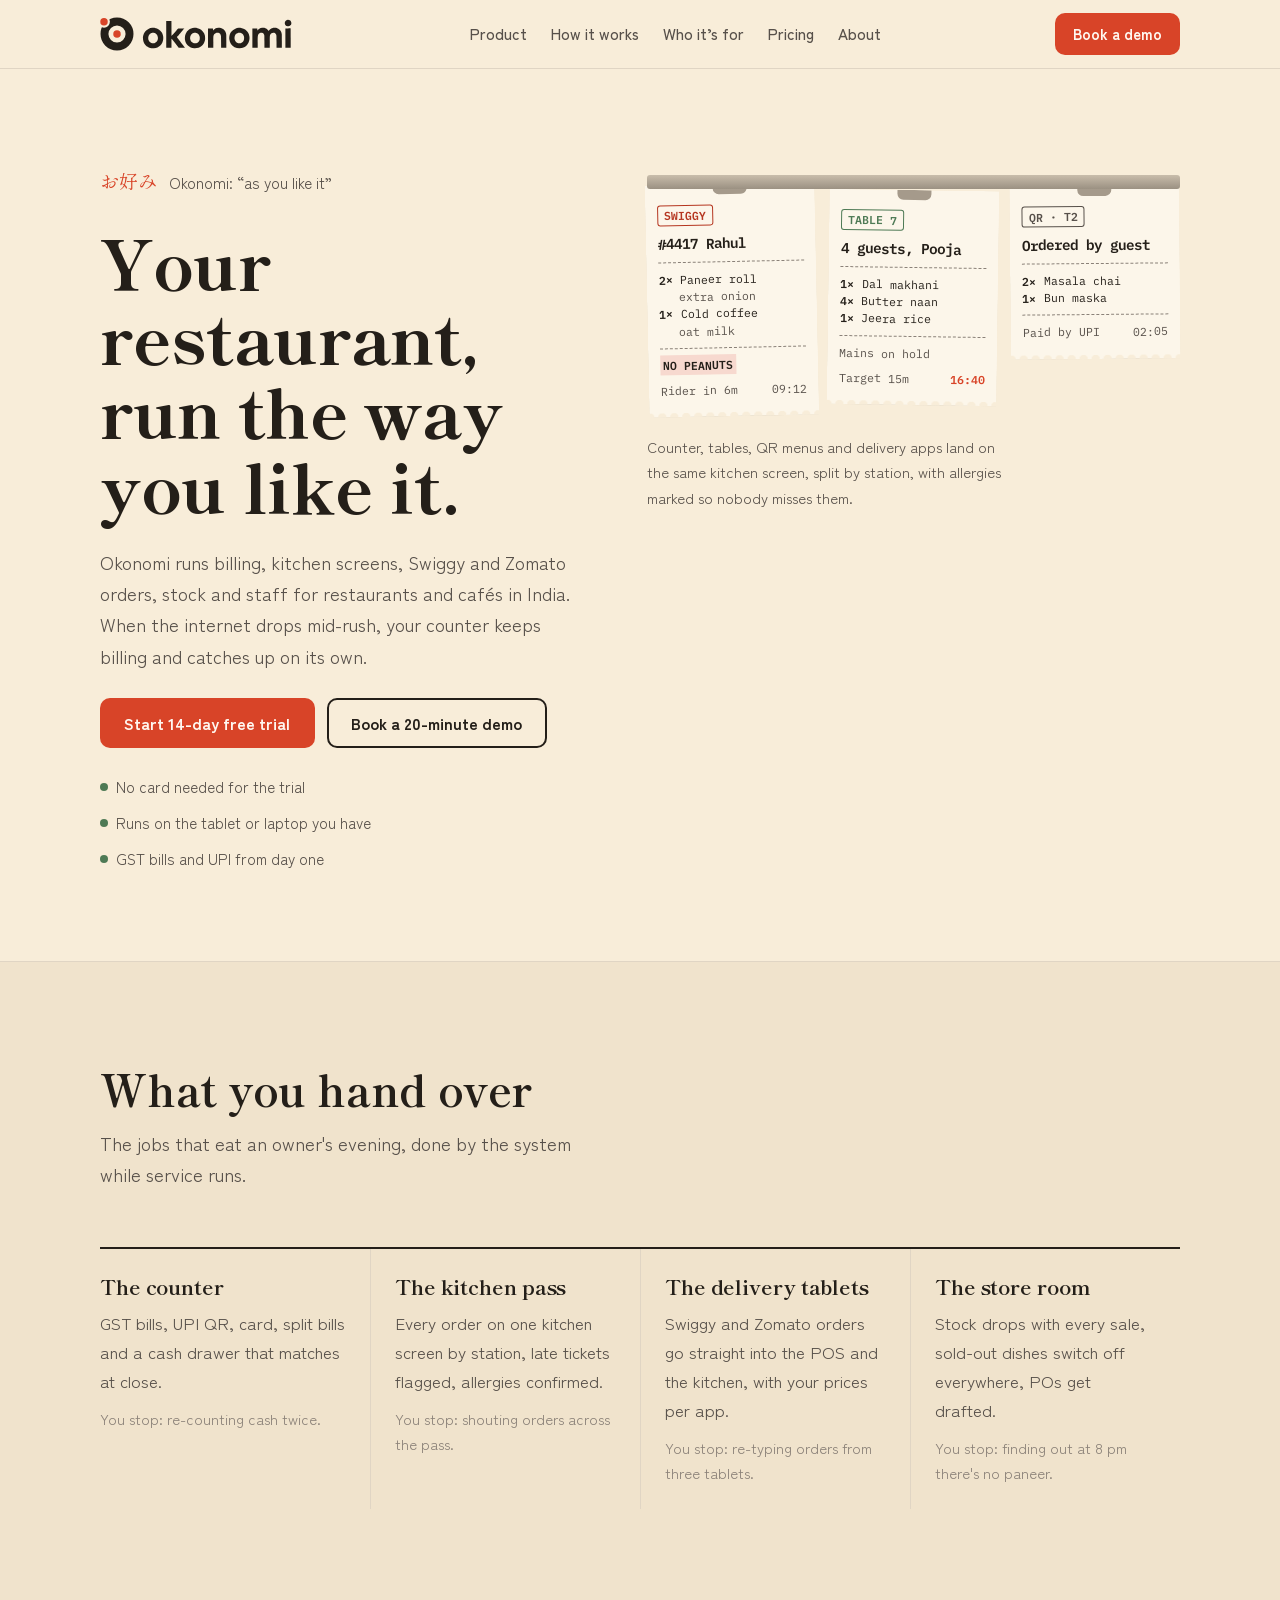
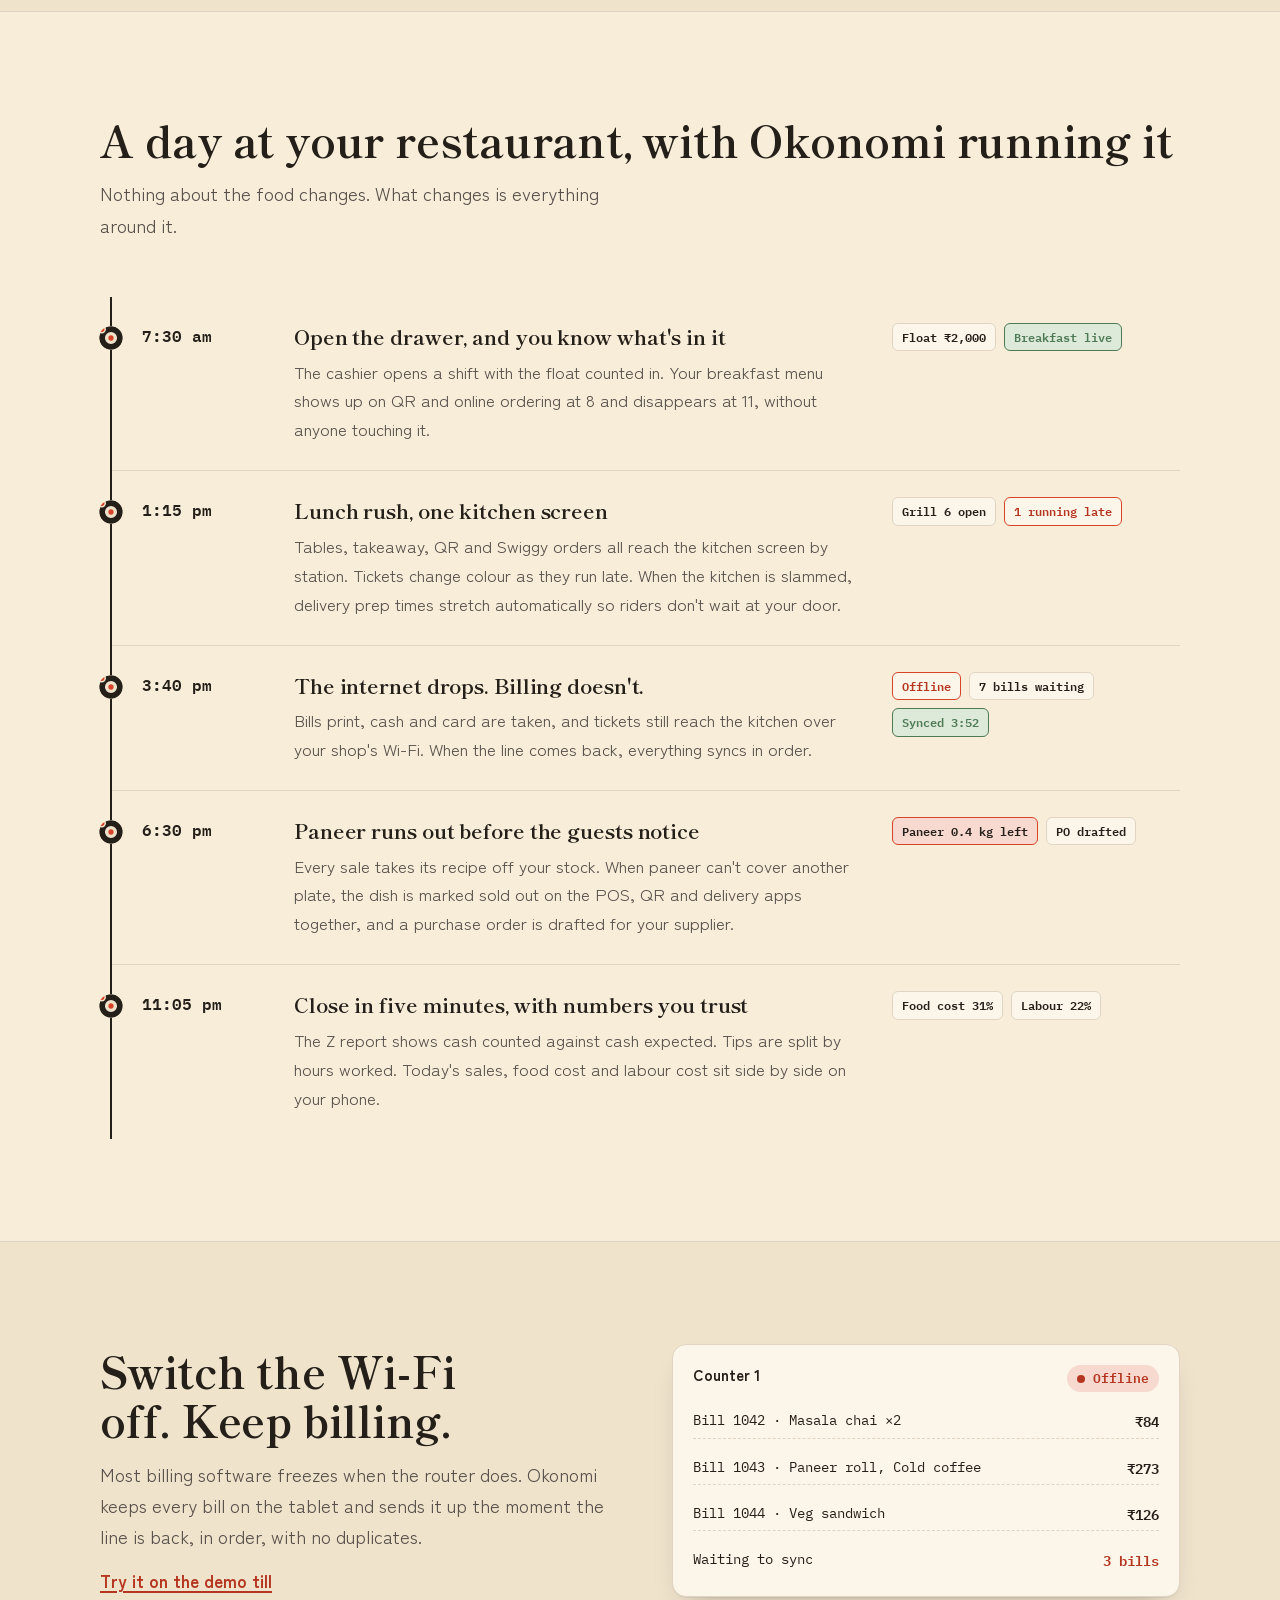
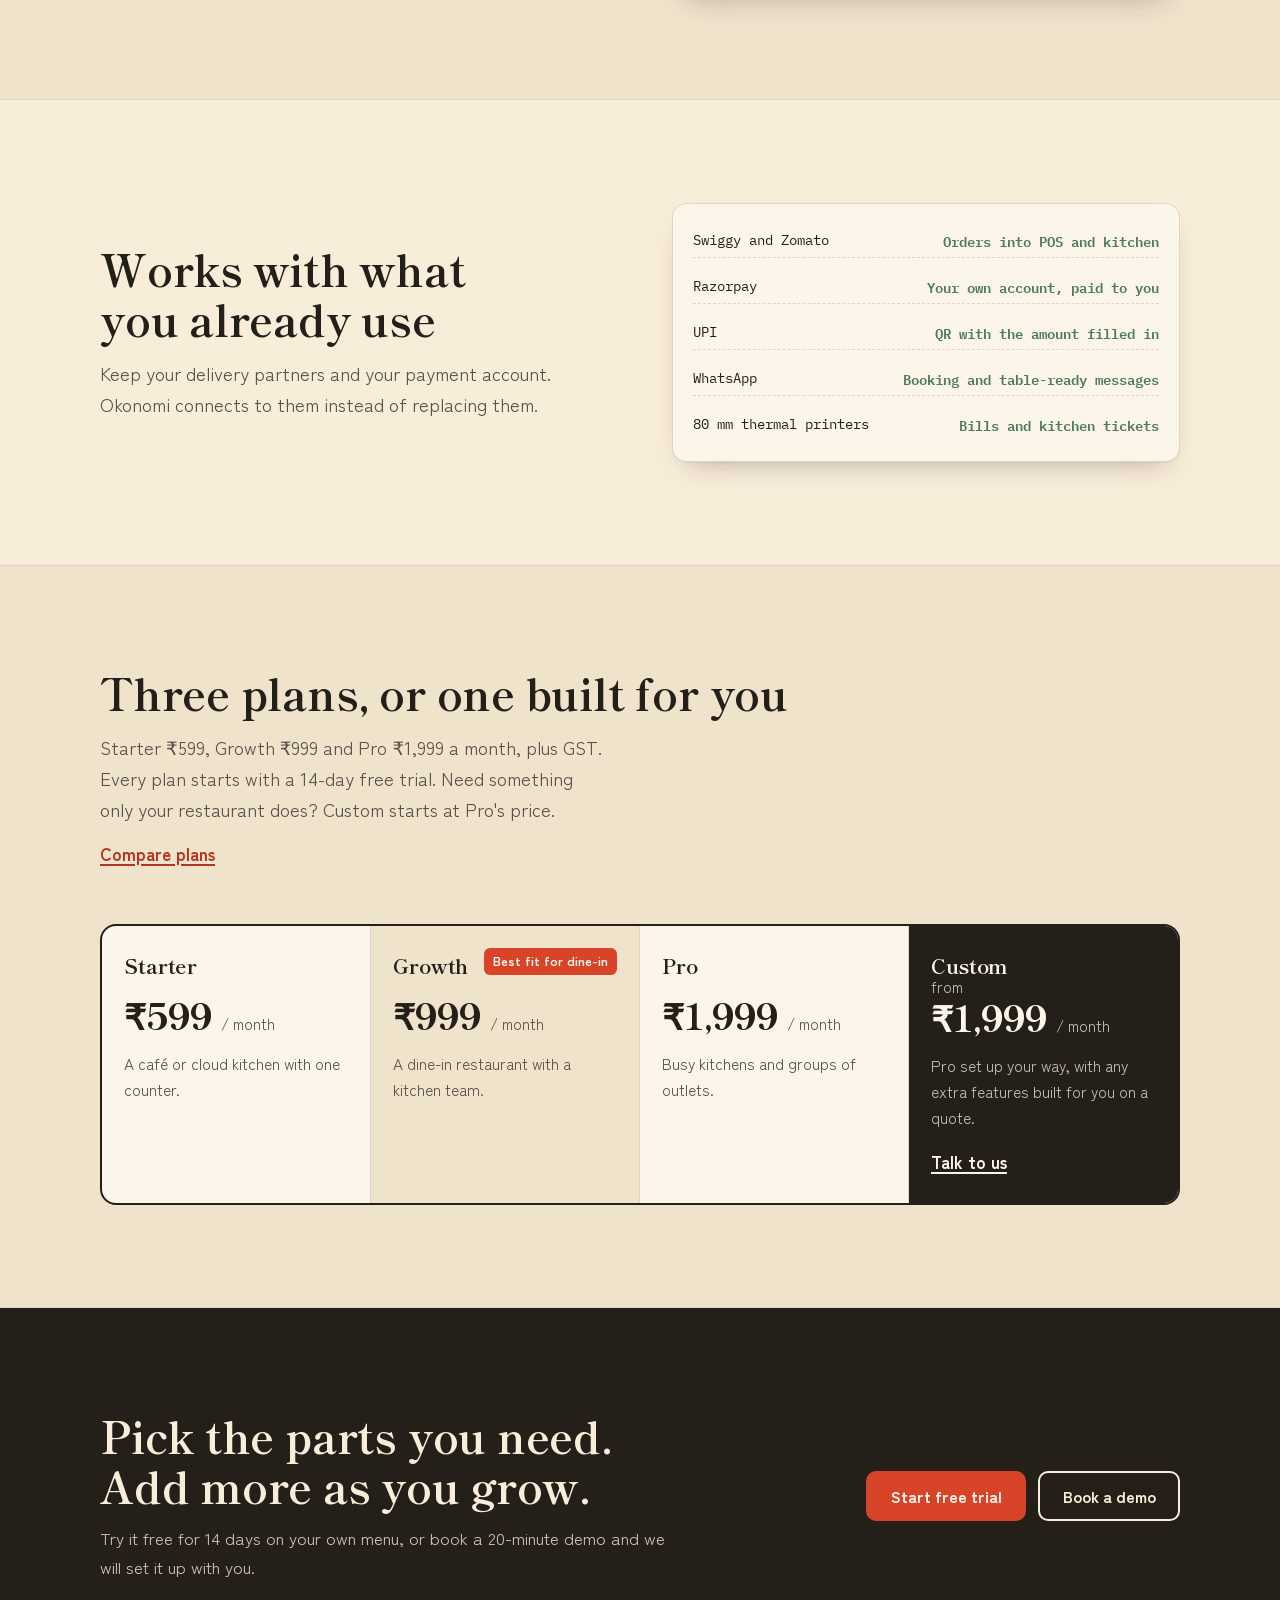
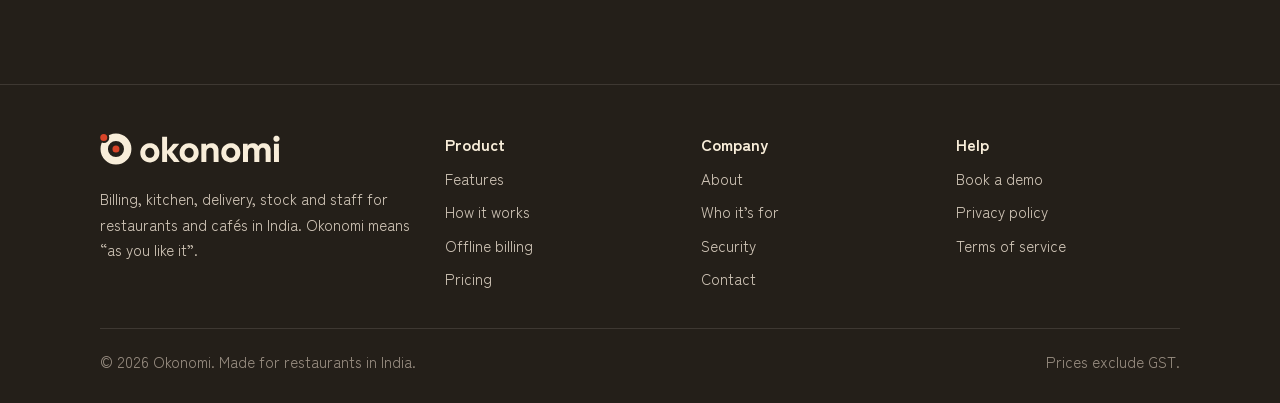
<file: index.html>
<!doctype html>
<html lang="en-IN">
<head>
<meta charset="utf-8">
<meta name="viewport" content="width=device-width, initial-scale=1, viewport-fit=cover">
<title>Okonomi: billing and kitchen software for restaurants in India</title>
<meta name="description" content="Billing, kitchen screens, Swiggy and Zomato orders, stock and staff for restaurants and cafés in India. Keeps billing when the internet drops.">
<meta property="og:title" content="Okonomi">
<meta property="og:description" content="Billing, kitchen screens, Swiggy and Zomato orders, stock and staff for restaurants and cafés in India. Keeps billing when the internet drops.">
<meta property="og:image" content="https://okonomi.in/brand/logo-stacked-1024.png">
<meta property="og:type" content="website">
<link rel="canonical" href="https://okonomi.in/">
<link rel="icon" href="brand/favicon.ico" sizes="48x48">
<link rel="icon" href="brand/icon.svg" type="image/svg+xml">
<link rel="apple-touch-icon" href="brand/apple-touch-icon.png">
<meta name="theme-color" content="#D84428">
<link rel="preconnect" href="https://fonts.googleapis.com">
<link rel="preconnect" href="https://fonts.gstatic.com" crossorigin>
<link rel="stylesheet" href="https://fonts.googleapis.com/css2?family=IBM+Plex+Mono:wght@400;600&family=Shippori+Mincho+B1:wght@600;700;800&family=Zen+Kaku+Gothic+New:wght@400;500;700&display=swap">
<link rel="stylesheet" href="assets/site.css">
</head>
<body>
<header class="site-header">
  <div class="wrap">
    <a class="logo" href="index.html" aria-label="Okonomi home">
      <img class="on-light" src="brand/logo.svg" alt="okonomi" width="195" height="34">
      <img class="on-dark" src="brand/logo-dark.svg" alt="okonomi" width="195" height="34">
    </a>
    <nav class="main-nav" id="main-nav" aria-label="Main">
        <a href="product.html">Product</a>
        <a href="how-it-works.html">How it works</a>
        <a href="solutions.html">Who it’s for</a>
        <a href="pricing.html">Pricing</a>
        <a href="about.html">About</a>
    </nav>
    <div class="header-cta">
            <a class="btn btn-primary" href="contact.html">Book a demo</a>
      <button class="menu-toggle" id="menu-toggle" type="button" aria-expanded="false" aria-controls="main-nav">Menu</button>
    </div>
  </div>
</header>
<main>
<section class="hero" aria-labelledby="hero-title">
  <div class="wrap">
    <div class="hero-copy">
      <p class="meaning"><span lang="ja">お好み</span> Okonomi: “as you like it”</p>
      <h1 id="hero-title">Your restaurant, run the way you like it.</h1>
      <p class="lede">Okonomi runs billing, kitchen screens, Swiggy and Zomato orders, stock and staff for restaurants and cafés in India. When the internet drops mid-rush, your counter keeps billing and catches up on its own.</p>
      <div class="actions">
        <a class="btn btn-primary" href="contact.html?trial=1">Start 14-day free trial</a>
        <a class="btn btn-ghost" href="contact.html">Book a 20-minute demo</a>
      </div>
      <ul class="checks">
        <li>No card needed for the trial</li>
        <li>Runs on the tablet or laptop you have</li>
        <li>GST bills and UPI from day one</li>
      </ul>
    </div>

    <div class="rail-scene" aria-label="Example kitchen tickets from three channels">
      <div class="rail"></div>
      <div class="tickets">
        <article class="ticket">
          <span class="src delivery">SWIGGY</span>
          <span class="num">#4417 Rahul</span>
          <hr>
          <div class="line"><b>2×</b>Paneer roll</div>
          <span class="mod">extra onion</span>
          <div class="line"><b>1×</b>Cold coffee</div>
          <span class="mod">oat milk</span>
          <hr>
          <span class="mark">NO PEANUTS</span>
          <div class="timer"><span>Rider in 6m</span><span>09:12</span></div>
        </article>
        <article class="ticket">
          <span class="src dine">TABLE 7</span>
          <span class="num">4 guests, Pooja</span>
          <hr>
          <div class="line"><b>1×</b>Dal makhani</div>
          <div class="line"><b>4×</b>Butter naan</div>
          <div class="line"><b>1×</b>Jeera rice</div>
          <hr>
          <span class="mod" style="padding-left:0">Mains on hold</span>
          <div class="timer"><span>Target 15m</span><span class="late">16:40</span></div>
        </article>
        <article class="ticket">
          <span class="src qr">QR · T2</span>
          <span class="num">Ordered by guest</span>
          <hr>
          <div class="line"><b>2×</b>Masala chai</div>
          <div class="line"><b>1×</b>Bun maska</div>
          <hr>
          <div class="timer"><span>Paid by UPI</span><span>02:05</span></div>
        </article>
      </div>
      <p class="rail-note">Counter, tables, QR menus and delivery apps land on the same kitchen screen, split by station, with allergies marked so nobody misses them.</p>
    </div>
  </div>
</section>

<section class="band" aria-labelledby="handover-title">
  <div class="wrap">
    <div class="section-head">
      <h2 id="handover-title">What you hand over</h2>
      <p class="lede">The jobs that eat an owner's evening, done by the system while service runs.</p>
    </div>
    <div class="handover">
      <div>
        <h3>The counter</h3>
        <p class="muted">GST bills, UPI QR, card, split bills and a cash drawer that matches at close.</p>
        <p class="you">You stop: re-counting cash twice.</p>
      </div>
      <div>
        <h3>The kitchen pass</h3>
        <p class="muted">Every order on one kitchen screen by station, late tickets flagged, allergies confirmed.</p>
        <p class="you">You stop: shouting orders across the pass.</p>
      </div>
      <div>
        <h3>The delivery tablets</h3>
        <p class="muted">Swiggy and Zomato orders go straight into the POS and the kitchen, with your prices per app.</p>
        <p class="you">You stop: re-typing orders from three tablets.</p>
      </div>
      <div>
        <h3>The store room</h3>
        <p class="muted">Stock drops with every sale, sold-out dishes switch off everywhere, POs get drafted.</p>
        <p class="you">You stop: finding out at 8 pm there's no paneer.</p>
      </div>
    </div>
  </div>
</section>

<section aria-labelledby="day-title">
  <div class="wrap">
    <div class="section-head">
      <h2 id="day-title">A day at your restaurant, with Okonomi running it</h2>
      <p class="lede">Nothing about the food changes. What changes is everything around it.</p>
    </div>
    <div class="day">
      <div class="moment">
        <svg class="ring" viewBox="564 268 520 520" aria-hidden="true"><defs><mask id="ring-gap" maskUnits="userSpaceOnUse" x="500" y="200" width="650" height="650"><rect x="500" y="200" width="650" height="650" fill="#fff"/><circle cx="625" cy="341" r="90" fill="#000"/></mask></defs><circle cx="824" cy="528" r="191.5" fill="none" stroke="currentColor" stroke-width="121" mask="url(#ring-gap)"/><circle cx="625" cy="341" r="57" fill="#D84428"/><circle cx="824" cy="528" r="57" fill="#D84428"/></svg>
        <time>7:30 am</time>
        <div class="what">
          <h3>Open the drawer, and you know what's in it</h3>
          <p class="muted">The cashier opens a shift with the float counted in. Your breakfast menu shows up on QR and online ordering at 8 and disappears at 11, without anyone touching it.</p>
        </div>
        <div class="chip-row"><span class="chip">Float ₹2,000</span><span class="chip ok">Breakfast live</span></div>
      </div>
      <div class="moment">
        <svg class="ring" viewBox="564 268 520 520" aria-hidden="true"><defs><mask id="ring-gap" maskUnits="userSpaceOnUse" x="500" y="200" width="650" height="650"><rect x="500" y="200" width="650" height="650" fill="#fff"/><circle cx="625" cy="341" r="90" fill="#000"/></mask></defs><circle cx="824" cy="528" r="191.5" fill="none" stroke="currentColor" stroke-width="121" mask="url(#ring-gap)"/><circle cx="625" cy="341" r="57" fill="#D84428"/><circle cx="824" cy="528" r="57" fill="#D84428"/></svg>
        <time>1:15 pm</time>
        <div class="what">
          <h3>Lunch rush, one kitchen screen</h3>
          <p class="muted">Tables, takeaway, QR and Swiggy orders all reach the kitchen screen by station. Tickets change colour as they run late. When the kitchen is slammed, delivery prep times stretch automatically so riders don't wait at your door.</p>
        </div>
        <div class="chip-row"><span class="chip">Grill 6 open</span><span class="chip warn">1 running late</span></div>
      </div>
      <div class="moment">
        <svg class="ring" viewBox="564 268 520 520" aria-hidden="true"><defs><mask id="ring-gap" maskUnits="userSpaceOnUse" x="500" y="200" width="650" height="650"><rect x="500" y="200" width="650" height="650" fill="#fff"/><circle cx="625" cy="341" r="90" fill="#000"/></mask></defs><circle cx="824" cy="528" r="191.5" fill="none" stroke="currentColor" stroke-width="121" mask="url(#ring-gap)"/><circle cx="625" cy="341" r="57" fill="#D84428"/><circle cx="824" cy="528" r="57" fill="#D84428"/></svg>
        <time>3:40 pm</time>
        <div class="what">
          <h3>The internet drops. Billing doesn't.</h3>
          <p class="muted">Bills print, cash and card are taken, and tickets still reach the kitchen over your shop's Wi-Fi. When the line comes back, everything syncs in order.</p>
        </div>
        <div class="chip-row"><span class="chip warn">Offline</span><span class="chip">7 bills waiting</span><span class="chip ok">Synced 3:52</span></div>
      </div>
      <div class="moment">
        <svg class="ring" viewBox="564 268 520 520" aria-hidden="true"><defs><mask id="ring-gap" maskUnits="userSpaceOnUse" x="500" y="200" width="650" height="650"><rect x="500" y="200" width="650" height="650" fill="#fff"/><circle cx="625" cy="341" r="90" fill="#000"/></mask></defs><circle cx="824" cy="528" r="191.5" fill="none" stroke="currentColor" stroke-width="121" mask="url(#ring-gap)"/><circle cx="625" cy="341" r="57" fill="#D84428"/><circle cx="824" cy="528" r="57" fill="#D84428"/></svg>
        <time>6:30 pm</time>
        <div class="what">
          <h3>Paneer runs out before the guests notice</h3>
          <p class="muted">Every sale takes its recipe off your stock. When paneer can't cover another plate, the dish is marked sold out on the POS, QR and delivery apps together, and a purchase order is drafted for your supplier.</p>
        </div>
        <div class="chip-row"><span class="chip hi">Paneer 0.4 kg left</span><span class="chip">PO drafted</span></div>
      </div>
      <div class="moment">
        <svg class="ring" viewBox="564 268 520 520" aria-hidden="true"><defs><mask id="ring-gap" maskUnits="userSpaceOnUse" x="500" y="200" width="650" height="650"><rect x="500" y="200" width="650" height="650" fill="#fff"/><circle cx="625" cy="341" r="90" fill="#000"/></mask></defs><circle cx="824" cy="528" r="191.5" fill="none" stroke="currentColor" stroke-width="121" mask="url(#ring-gap)"/><circle cx="625" cy="341" r="57" fill="#D84428"/><circle cx="824" cy="528" r="57" fill="#D84428"/></svg>
        <time>11:05 pm</time>
        <div class="what">
          <h3>Close in five minutes, with numbers you trust</h3>
          <p class="muted">The Z report shows cash counted against cash expected. Tips are split by hours worked. Today's sales, food cost and labour cost sit side by side on your phone.</p>
        </div>
        <div class="chip-row"><span class="chip">Food cost 31%</span><span class="chip">Labour 22%</span></div>
      </div>
    </div>
  </div>
</section>

<section class="band" aria-labelledby="offline-title">
  <div class="wrap split">
    <div class="section-head" style="margin:0">
      <h2 id="offline-title">Switch the Wi-Fi off. Keep billing.</h2>
      <p class="lede">Most billing software freezes when the router does. Okonomi keeps every bill on the tablet and sends it up the moment the line is back, in order, with no duplicates.</p>
      <p><a class="text-link" href="how-it-works.html#offline">Try it on the demo till</a></p>
    </div>
    <div class="panel" aria-label="Example: a tablet that lost its connection">
      <div class="panel-title"><span>Counter 1</span><span class="status down">Offline</span></div>
      <div class="row"><span>Bill 1042 · Masala chai ×2</span><span class="v">₹84</span></div>
      <div class="row"><span>Bill 1043 · Paneer roll, Cold coffee</span><span class="v">₹273</span></div>
      <div class="row"><span>Bill 1044 · Veg sandwich</span><span class="v">₹126</span></div>
      <div class="row"><span>Waiting to sync</span><span class="v bad">3 bills</span></div>
    </div>
  </div>
</section>

<section aria-labelledby="works-title">
  <div class="wrap split">
    <div class="section-head" style="margin:0">
      <h2 id="works-title">Works with what you already use</h2>
      <p class="lede">Keep your delivery partners and your payment account. Okonomi connects to them instead of replacing them.</p>
    </div>
    <div class="panel">
      <div class="row"><span>Swiggy and Zomato</span><span class="v good">Orders into POS and kitchen</span></div>
      <div class="row"><span>Razorpay</span><span class="v good">Your own account, paid to you</span></div>
      <div class="row"><span>UPI</span><span class="v good">QR with the amount filled in</span></div>
      <div class="row"><span>WhatsApp</span><span class="v good">Booking and table-ready messages</span></div>
      <div class="row"><span>80 mm thermal printers</span><span class="v good">Bills and kitchen tickets</span></div>
    </div>
  </div>
</section>

<section class="band" aria-labelledby="plans-title">
  <div class="wrap">
    <div class="section-head">
      <h2 id="plans-title">Three plans, or one built for you</h2>
      <p class="lede">Starter ₹599, Growth ₹999 and Pro ₹1,999 a month, plus GST. Every plan starts with a 14-day free trial. Need something only your restaurant does? Custom starts at Pro's price.</p>
      <p><a class="text-link" href="pricing.html">Compare plans</a></p>
    </div>
    <div class="plans four">
      <div class="plan">
        <h3>Starter</h3>
        <div class="price">₹599 <small>/ month</small></div>
        <p class="fit">A café or cloud kitchen with one counter.</p>
      </div>
      <div class="plan pick">
        <span class="tag">Best fit for dine-in</span>
        <h3>Growth</h3>
        <div class="price">₹999 <small>/ month</small></div>
        <p class="fit">A dine-in restaurant with a kitchen team.</p>
      </div>
      <div class="plan">
        <h3>Pro</h3>
        <div class="price">₹1,999 <small>/ month</small></div>
        <p class="fit">Busy kitchens and groups of outlets.</p>
      </div>
      <div class="plan custom">
        <h3>Custom</h3>
        <div class="price"><small>from</small> ₹1,999 <small>/ month</small></div>
        <p class="fit">Pro set up your way, with any extra features built for you on a quote.</p>
        <a class="text-link" href="contact.html?topic=custom">Talk to us</a>
      </div>
    </div>
  </div>
</section>
</main>

<section class="cta-band" aria-label="Get started">
  <div class="wrap">
    <div class="section-head" style="margin:0">
      <h2>Pick the parts you need. Add more as you grow.</h2>
      <p>Try it free for 14 days on your own menu, or book a 20-minute demo and we will set it up with you.</p>
    </div>
    <div class="actions">
      <a class="btn btn-primary" href="contact.html?trial=1">Start free trial</a>
      <a class="btn btn-ghost" href="contact.html">Book a demo</a>
    </div>
  </div>
</section>
<footer class="site-footer">
  <div class="wrap">
    <div class="cols">
      <div style="display:grid;gap:14px;align-content:start">
        <a class="footer-logo" href="index.html"><img src="brand/logo-dark.svg" alt="okonomi" width="183" height="32"></a>
        <p>Billing, kitchen, delivery, stock and staff for restaurants and cafés in India. Okonomi means “as you like it”.</p>
      </div>
      <div>
        <h4>Product</h4>
        <ul>
          <li><a href="product.html">Features</a></li>
          <li><a href="how-it-works.html">How it works</a></li>
          <li><a href="how-it-works.html#offline">Offline billing</a></li>
          <li><a href="pricing.html">Pricing</a></li>
        </ul>
      </div>
      <div>
        <h4>Company</h4>
        <ul>
          <li><a href="about.html">About</a></li>
          <li><a href="solutions.html">Who it’s for</a></li>
          <li><a href="security.html">Security</a></li>
          <li><a href="contact.html">Contact</a></li>
        </ul>
      </div>
      <div>
        <h4>Help</h4>
        <ul>
                    <li><a href="contact.html">Book a demo</a></li>
          <li><a href="privacy.html">Privacy policy</a></li>
          <li><a href="terms.html">Terms of service</a></li>
        </ul>
      </div>
    </div>
    <div class="legal">
      <span>© 2026 Okonomi. Made for restaurants in India.</span>
      <span>Prices exclude GST.</span>
    </div>
  </div>
</footer>
<script src="assets/site.js" defer></script>
</body>
</html>
</file>
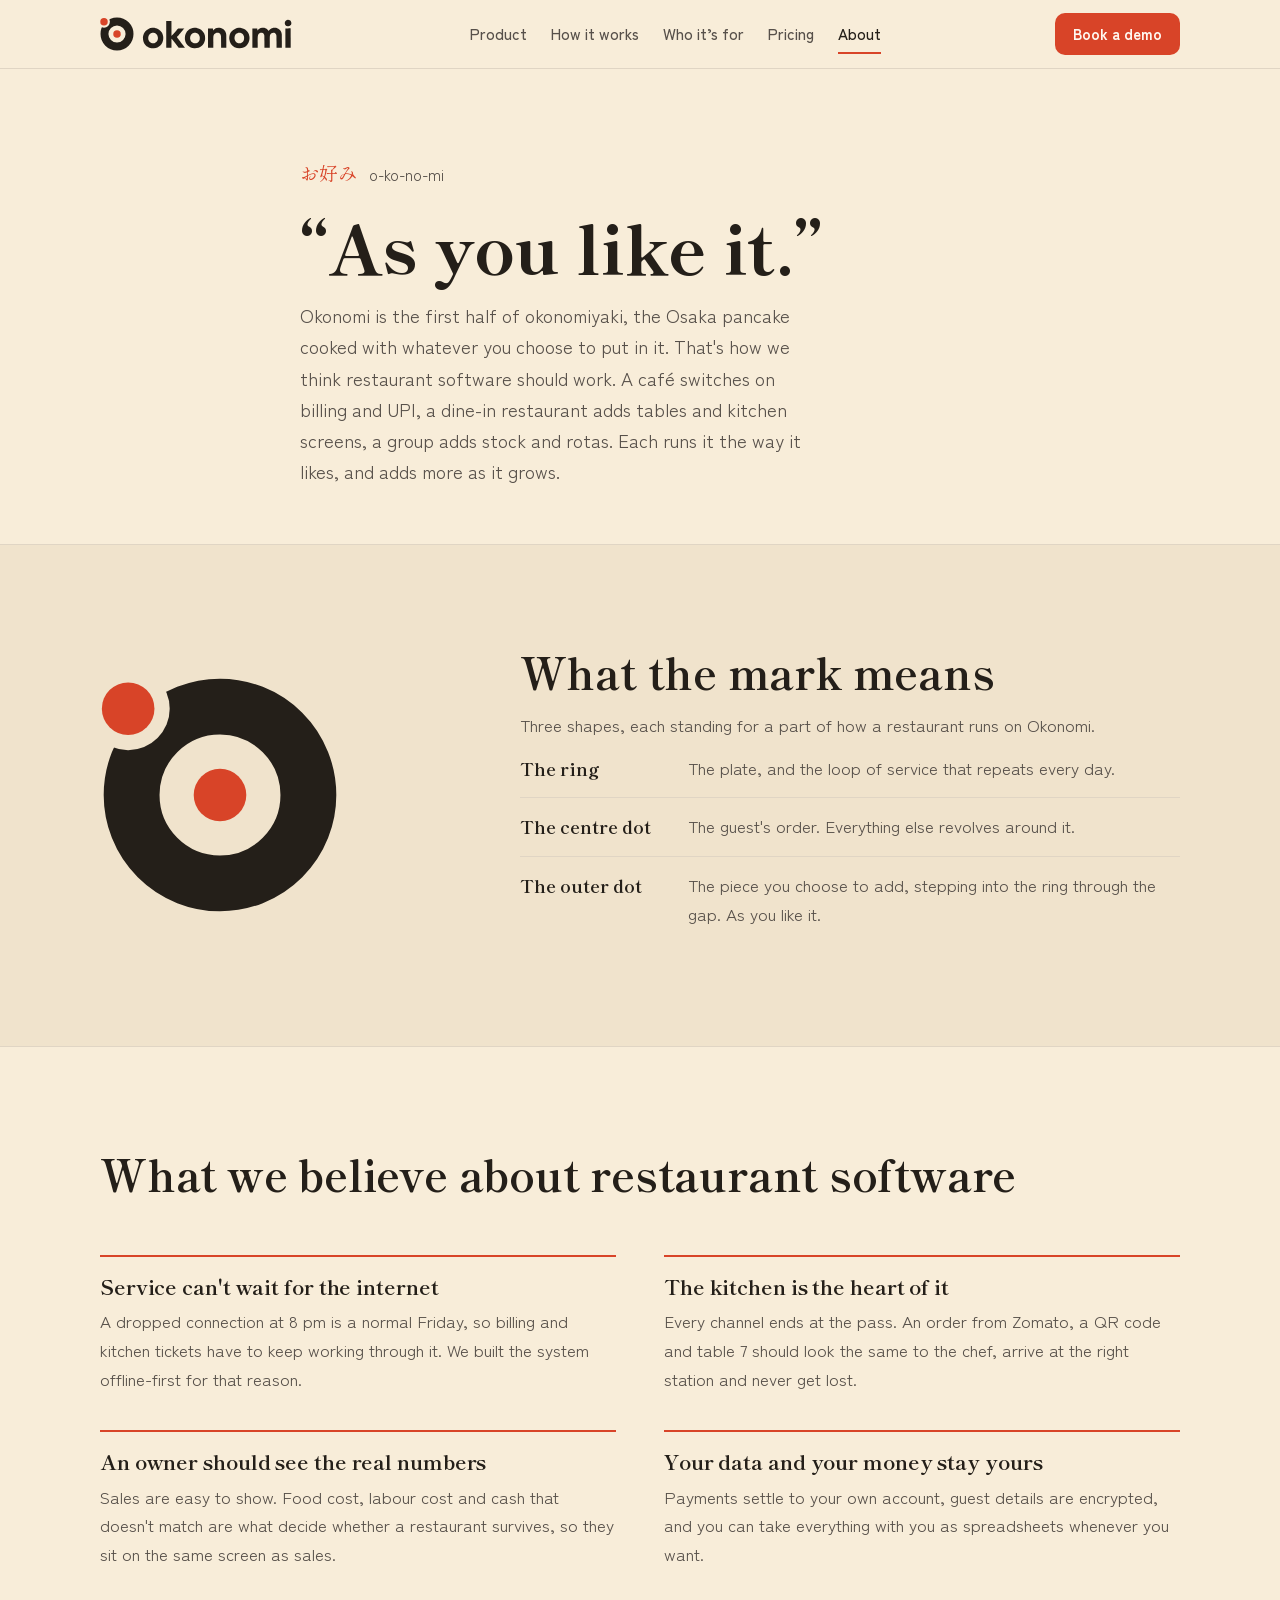
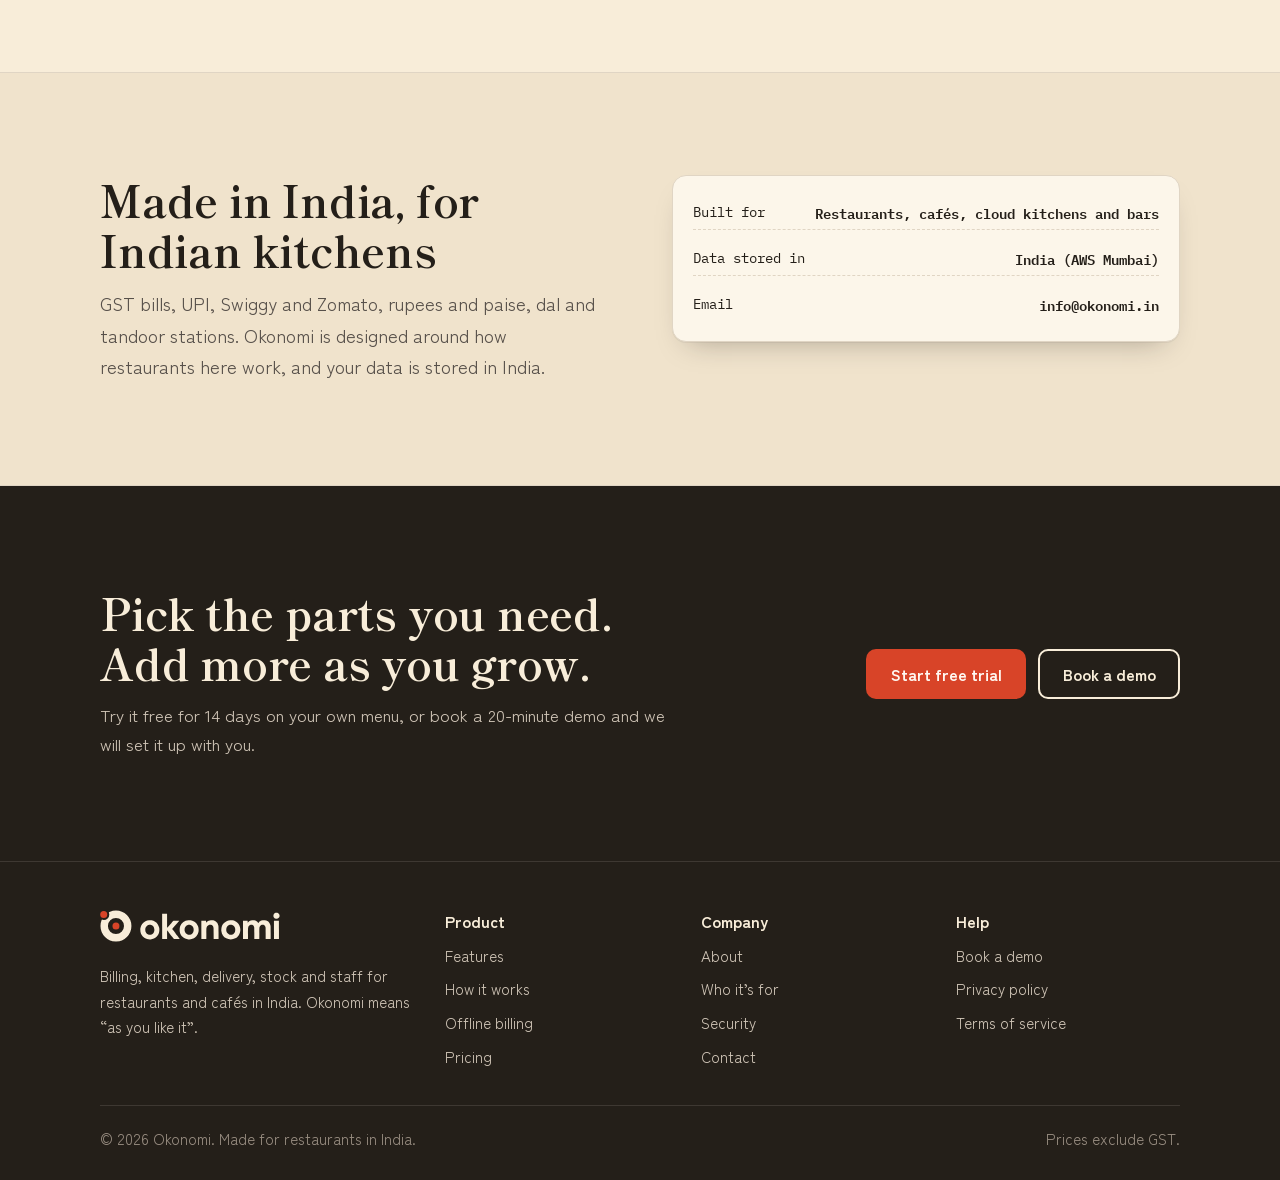
<file: about.html>
<!doctype html>
<html lang="en-IN">
<head>
<meta charset="utf-8">
<meta name="viewport" content="width=device-width, initial-scale=1, viewport-fit=cover">
<title>About | Okonomi</title>
<meta name="description" content="Why the restaurant software is called Okonomi, what the logo means, and what we believe about running a restaurant.">
<meta property="og:title" content="About">
<meta property="og:description" content="Why the restaurant software is called Okonomi, what the logo means, and what we believe about running a restaurant.">
<meta property="og:image" content="https://okonomi.in/brand/logo-stacked-1024.png">
<meta property="og:type" content="website">
<link rel="canonical" href="https://okonomi.in/about.html">
<link rel="icon" href="brand/favicon.ico" sizes="48x48">
<link rel="icon" href="brand/icon.svg" type="image/svg+xml">
<link rel="apple-touch-icon" href="brand/apple-touch-icon.png">
<meta name="theme-color" content="#D84428">
<link rel="preconnect" href="https://fonts.googleapis.com">
<link rel="preconnect" href="https://fonts.gstatic.com" crossorigin>
<link rel="stylesheet" href="https://fonts.googleapis.com/css2?family=IBM+Plex+Mono:wght@400;600&family=Shippori+Mincho+B1:wght@600;700;800&family=Zen+Kaku+Gothic+New:wght@400;500;700&display=swap">
<link rel="stylesheet" href="assets/site.css">
</head>
<body>
<header class="site-header">
  <div class="wrap">
    <a class="logo" href="index.html" aria-label="Okonomi home">
      <img class="on-light" src="brand/logo.svg" alt="okonomi" width="195" height="34">
      <img class="on-dark" src="brand/logo-dark.svg" alt="okonomi" width="195" height="34">
    </a>
    <nav class="main-nav" id="main-nav" aria-label="Main">
        <a href="product.html">Product</a>
        <a href="how-it-works.html">How it works</a>
        <a href="solutions.html">Who it’s for</a>
        <a href="pricing.html">Pricing</a>
        <a href="about.html" aria-current="page">About</a>
    </nav>
    <div class="header-cta">
            <a class="btn btn-primary" href="contact.html">Book a demo</a>
      <button class="menu-toggle" id="menu-toggle" type="button" aria-expanded="false" aria-controls="main-nav">Menu</button>
    </div>
  </div>
</header>
<main>
<section class="page-hero">
  <div class="wrap narrow">
    <p class="meaning"><span lang="ja">お好み</span> o-ko-no-mi</p>
    <h1>“As you like it.”</h1>
    <p class="lede">Okonomi is the first half of okonomiyaki, the Osaka pancake cooked with whatever you choose to put in it. That's how we think restaurant software should work. A café switches on billing and UPI, a dine-in restaurant adds tables and kitchen screens, a group adds stock and rotas. Each runs it the way it likes, and adds more as it grows.</p>
  </div>
</section>

<section class="band" aria-labelledby="mark-title">
  <div class="wrap name-story">
    <figure class="stamp-figure" style="margin:0">
      <img class="on-light" src="brand/icon.svg" alt="The okonomi mark: a dark ring with a red dot at its centre and a second red dot stepping into a gap in the ring" width="240" height="240">
      <img class="on-dark" src="brand/icon-dark.svg" alt="" width="240" height="240">
    </figure>
    <div class="section-head" style="margin:0">
      <h2 id="mark-title">What the mark means</h2>
      <p class="muted">Three shapes, each standing for a part of how a restaurant runs on Okonomi.</p>
      <ul class="anatomy">
        <li><b>The ring</b><span class="muted">The plate, and the loop of service that repeats every day.</span></li>
        <li><b>The centre dot</b><span class="muted">The guest's order. Everything else revolves around it.</span></li>
        <li><b>The outer dot</b><span class="muted">The piece you choose to add, stepping into the ring through the gap. As you like it.</span></li>
      </ul>
    </div>
  </div>
</section>

<section aria-labelledby="believe-title">
  <div class="wrap">
    <div class="section-head">
      <h2 id="believe-title">What we believe about restaurant software</h2>
    </div>
    <div class="beliefs">
      <div>
        <h3>Service can't wait for the internet</h3>
        <p class="muted">A dropped connection at 8 pm is a normal Friday, so billing and kitchen tickets have to keep working through it. We built the system offline-first for that reason.</p>
      </div>
      <div>
        <h3>The kitchen is the heart of it</h3>
        <p class="muted">Every channel ends at the pass. An order from Zomato, a QR code and table 7 should look the same to the chef, arrive at the right station and never get lost.</p>
      </div>
      <div>
        <h3>An owner should see the real numbers</h3>
        <p class="muted">Sales are easy to show. Food cost, labour cost and cash that doesn't match are what decide whether a restaurant survives, so they sit on the same screen as sales.</p>
      </div>
      <div>
        <h3>Your data and your money stay yours</h3>
        <p class="muted">Payments settle to your own account, guest details are encrypted, and you can take everything with you as spreadsheets whenever you want.</p>
      </div>
    </div>
  </div>
</section>

<section class="band" aria-labelledby="who-title">
  <div class="wrap split" style="align-items:start">
    <div class="section-head" style="margin:0">
      <h2 id="who-title">Made in India, for Indian kitchens</h2>
      <p class="lede">GST bills, UPI, Swiggy and Zomato, rupees and paise, dal and tandoor stations. Okonomi is designed around how restaurants here work, and your data is stored in India.</p>
    </div>
    <div class="panel">
      <div class="row"><span>Built for</span><span class="v">Restaurants, cafés, cloud kitchens and bars</span></div>
      <div class="row"><span>Data stored in</span><span class="v">India (AWS Mumbai)</span></div>
      <div class="row"><span>Email</span><span class="v">info@okonomi.in</span></div>
    </div>
  </div>
</section>
</main>

<section class="cta-band" aria-label="Get started">
  <div class="wrap">
    <div class="section-head" style="margin:0">
      <h2>Pick the parts you need. Add more as you grow.</h2>
      <p>Try it free for 14 days on your own menu, or book a 20-minute demo and we will set it up with you.</p>
    </div>
    <div class="actions">
      <a class="btn btn-primary" href="contact.html?trial=1">Start free trial</a>
      <a class="btn btn-ghost" href="contact.html">Book a demo</a>
    </div>
  </div>
</section>
<footer class="site-footer">
  <div class="wrap">
    <div class="cols">
      <div style="display:grid;gap:14px;align-content:start">
        <a class="footer-logo" href="index.html"><img src="brand/logo-dark.svg" alt="okonomi" width="183" height="32"></a>
        <p>Billing, kitchen, delivery, stock and staff for restaurants and cafés in India. Okonomi means “as you like it”.</p>
      </div>
      <div>
        <h4>Product</h4>
        <ul>
          <li><a href="product.html">Features</a></li>
          <li><a href="how-it-works.html">How it works</a></li>
          <li><a href="how-it-works.html#offline">Offline billing</a></li>
          <li><a href="pricing.html">Pricing</a></li>
        </ul>
      </div>
      <div>
        <h4>Company</h4>
        <ul>
          <li><a href="about.html">About</a></li>
          <li><a href="solutions.html">Who it’s for</a></li>
          <li><a href="security.html">Security</a></li>
          <li><a href="contact.html">Contact</a></li>
        </ul>
      </div>
      <div>
        <h4>Help</h4>
        <ul>
                    <li><a href="contact.html">Book a demo</a></li>
          <li><a href="privacy.html">Privacy policy</a></li>
          <li><a href="terms.html">Terms of service</a></li>
        </ul>
      </div>
    </div>
    <div class="legal">
      <span>© 2026 Okonomi. Made for restaurants in India.</span>
      <span>Prices exclude GST.</span>
    </div>
  </div>
</footer>
<script src="assets/site.js" defer></script>
</body>
</html>
</file>
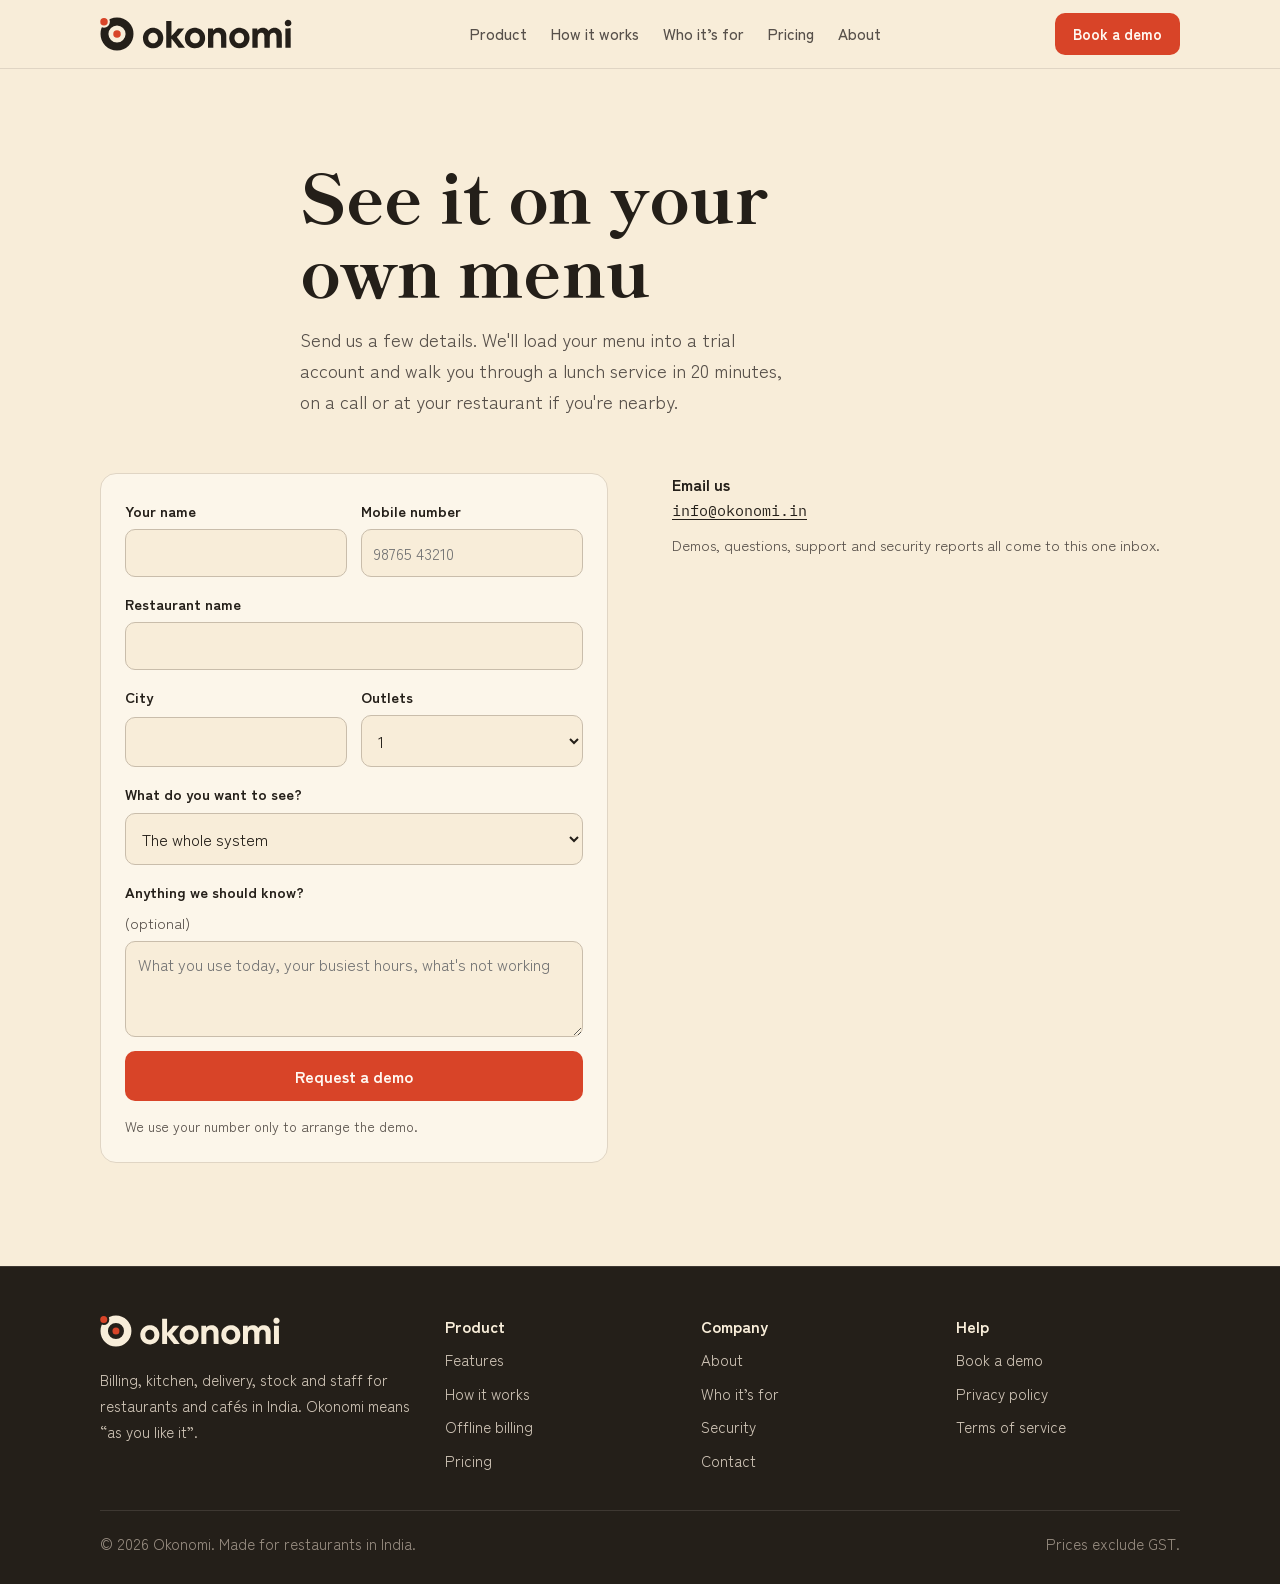
<file: contact.html>
<!doctype html>
<html lang="en-IN">
<head>
<meta charset="utf-8">
<meta name="viewport" content="width=device-width, initial-scale=1, viewport-fit=cover">
<title>Book a demo | Okonomi</title>
<meta name="description" content="Book a 20-minute Okonomi demo on your own menu, or contact sales and support.">
<meta property="og:title" content="Book a demo">
<meta property="og:description" content="Book a 20-minute Okonomi demo on your own menu, or contact sales and support.">
<meta property="og:image" content="https://okonomi.in/brand/logo-stacked-1024.png">
<meta property="og:type" content="website">
<link rel="canonical" href="https://okonomi.in/contact.html">
<link rel="icon" href="brand/favicon.ico" sizes="48x48">
<link rel="icon" href="brand/icon.svg" type="image/svg+xml">
<link rel="apple-touch-icon" href="brand/apple-touch-icon.png">
<meta name="theme-color" content="#D84428">
<link rel="preconnect" href="https://fonts.googleapis.com">
<link rel="preconnect" href="https://fonts.gstatic.com" crossorigin>
<link rel="stylesheet" href="https://fonts.googleapis.com/css2?family=IBM+Plex+Mono:wght@400;600&family=Shippori+Mincho+B1:wght@600;700;800&family=Zen+Kaku+Gothic+New:wght@400;500;700&display=swap">
<link rel="stylesheet" href="assets/site.css">
</head>
<body>
<header class="site-header">
  <div class="wrap">
    <a class="logo" href="index.html" aria-label="Okonomi home">
      <img class="on-light" src="brand/logo.svg" alt="okonomi" width="195" height="34">
      <img class="on-dark" src="brand/logo-dark.svg" alt="okonomi" width="195" height="34">
    </a>
    <nav class="main-nav" id="main-nav" aria-label="Main">
        <a href="product.html">Product</a>
        <a href="how-it-works.html">How it works</a>
        <a href="solutions.html">Who it’s for</a>
        <a href="pricing.html">Pricing</a>
        <a href="about.html">About</a>
    </nav>
    <div class="header-cta">
            <a class="btn btn-primary" href="contact.html">Book a demo</a>
      <button class="menu-toggle" id="menu-toggle" type="button" aria-expanded="false" aria-controls="main-nav">Menu</button>
    </div>
  </div>
</header>
<main>
<section class="page-hero">
  <div class="wrap narrow">
    <h1>See it on your own menu</h1>
    <p class="lede">Send us a few details. We'll load your menu into a trial account and walk you through a lunch service in 20 minutes, on a call or at your restaurant if you're nearby.</p>
  </div>
</section>

<section style="padding-top:0">
  <div class="wrap split" style="align-items:start">
    <form class="form" id="demo-form" data-email="info@okonomi.in" novalidate>
      <p class="form-done full" id="trial-note" hidden></p>
      <label>Your name<input id="f-name" name="name" autocomplete="name" required></label>
      <label>Mobile number<input id="f-phone" name="phone" type="tel" inputmode="tel" autocomplete="tel" placeholder="98765 43210" required></label>
      <label class="full">Restaurant name<input id="f-rest" name="restaurant" autocomplete="organization" required></label>
      <label>City<input id="f-city" name="city" autocomplete="address-level2"></label>
      <label>Outlets<select id="f-outlets" name="outlets"><option>1</option><option>2–3</option><option>4–10</option><option>More than 10</option></select></label>
      <label class="full">What do you want to see?<select id="f-topic" name="topic">
        <option>The whole system</option>
        <option>Billing and delivery orders</option>
        <option>Kitchen screens</option>
        <option>Stock and food cost</option>
        <option>Bookings and guests</option>
        <option>Several outlets</option>
        <option value="A custom set-up">A custom set-up or a feature we need</option>
      </select></label>
      <label class="full">Anything we should know? <span class="muted" style="font-weight:400">(optional)</span><textarea id="f-msg" name="message" placeholder="What you use today, your busiest hours, what's not working"></textarea></label>
      <button class="btn btn-primary full" type="submit">Request a demo</button>
      <p class="note full">We use your number only to arrange the demo.</p>
      <div class="form-done" id="form-done" hidden></div>
    </form>

    <div class="contact-list">
            <div><h4>Email us</h4><a class="addr" href="mailto:info@okonomi.in">info@okonomi.in</a><p class="muted small" style="margin-top:6px">Demos, questions, support and security reports all come to this one inbox.</p></div>
    </div>
  </div>
</section>
</main>

<footer class="site-footer">
  <div class="wrap">
    <div class="cols">
      <div style="display:grid;gap:14px;align-content:start">
        <a class="footer-logo" href="index.html"><img src="brand/logo-dark.svg" alt="okonomi" width="183" height="32"></a>
        <p>Billing, kitchen, delivery, stock and staff for restaurants and cafés in India. Okonomi means “as you like it”.</p>
      </div>
      <div>
        <h4>Product</h4>
        <ul>
          <li><a href="product.html">Features</a></li>
          <li><a href="how-it-works.html">How it works</a></li>
          <li><a href="how-it-works.html#offline">Offline billing</a></li>
          <li><a href="pricing.html">Pricing</a></li>
        </ul>
      </div>
      <div>
        <h4>Company</h4>
        <ul>
          <li><a href="about.html">About</a></li>
          <li><a href="solutions.html">Who it’s for</a></li>
          <li><a href="security.html">Security</a></li>
          <li><a href="contact.html">Contact</a></li>
        </ul>
      </div>
      <div>
        <h4>Help</h4>
        <ul>
                    <li><a href="contact.html">Book a demo</a></li>
          <li><a href="privacy.html">Privacy policy</a></li>
          <li><a href="terms.html">Terms of service</a></li>
        </ul>
      </div>
    </div>
    <div class="legal">
      <span>© 2026 Okonomi. Made for restaurants in India.</span>
      <span>Prices exclude GST.</span>
    </div>
  </div>
</footer>
<script src="assets/site.js" defer></script>
</body>
</html>
</file>
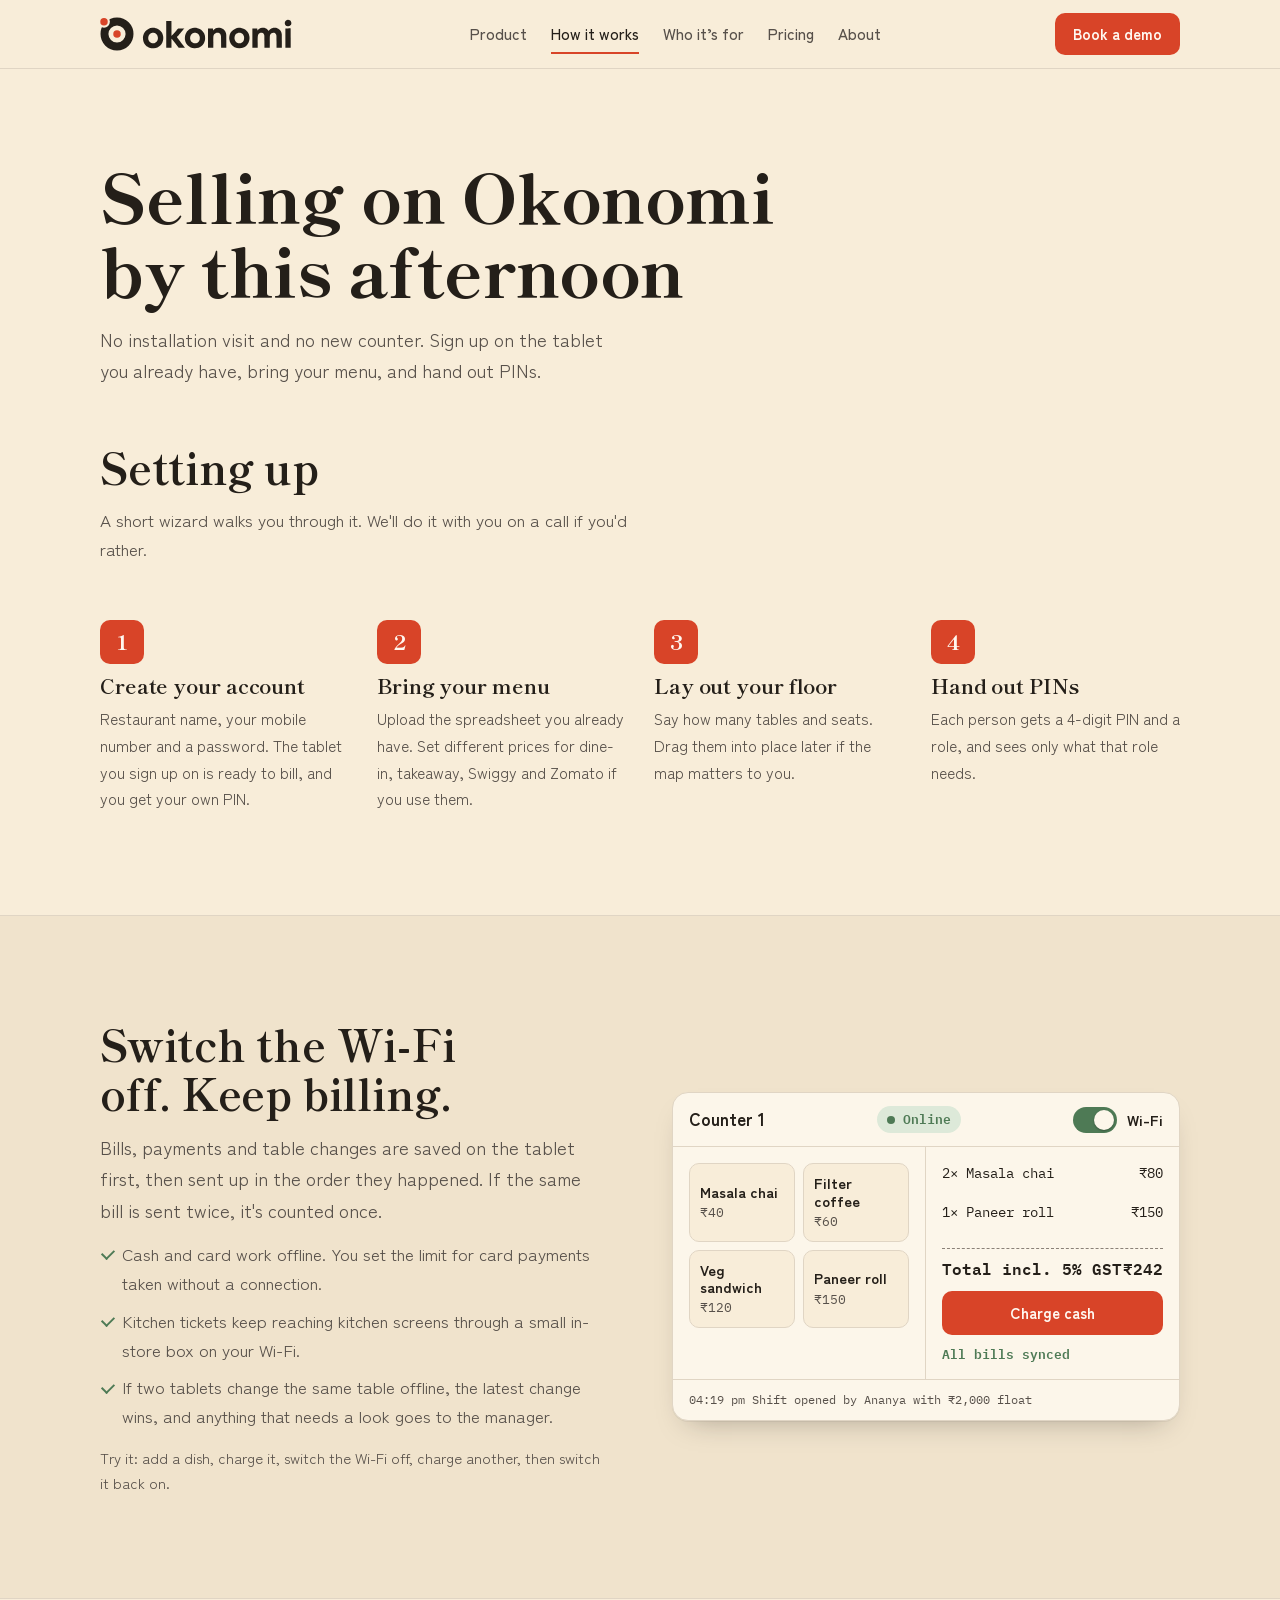
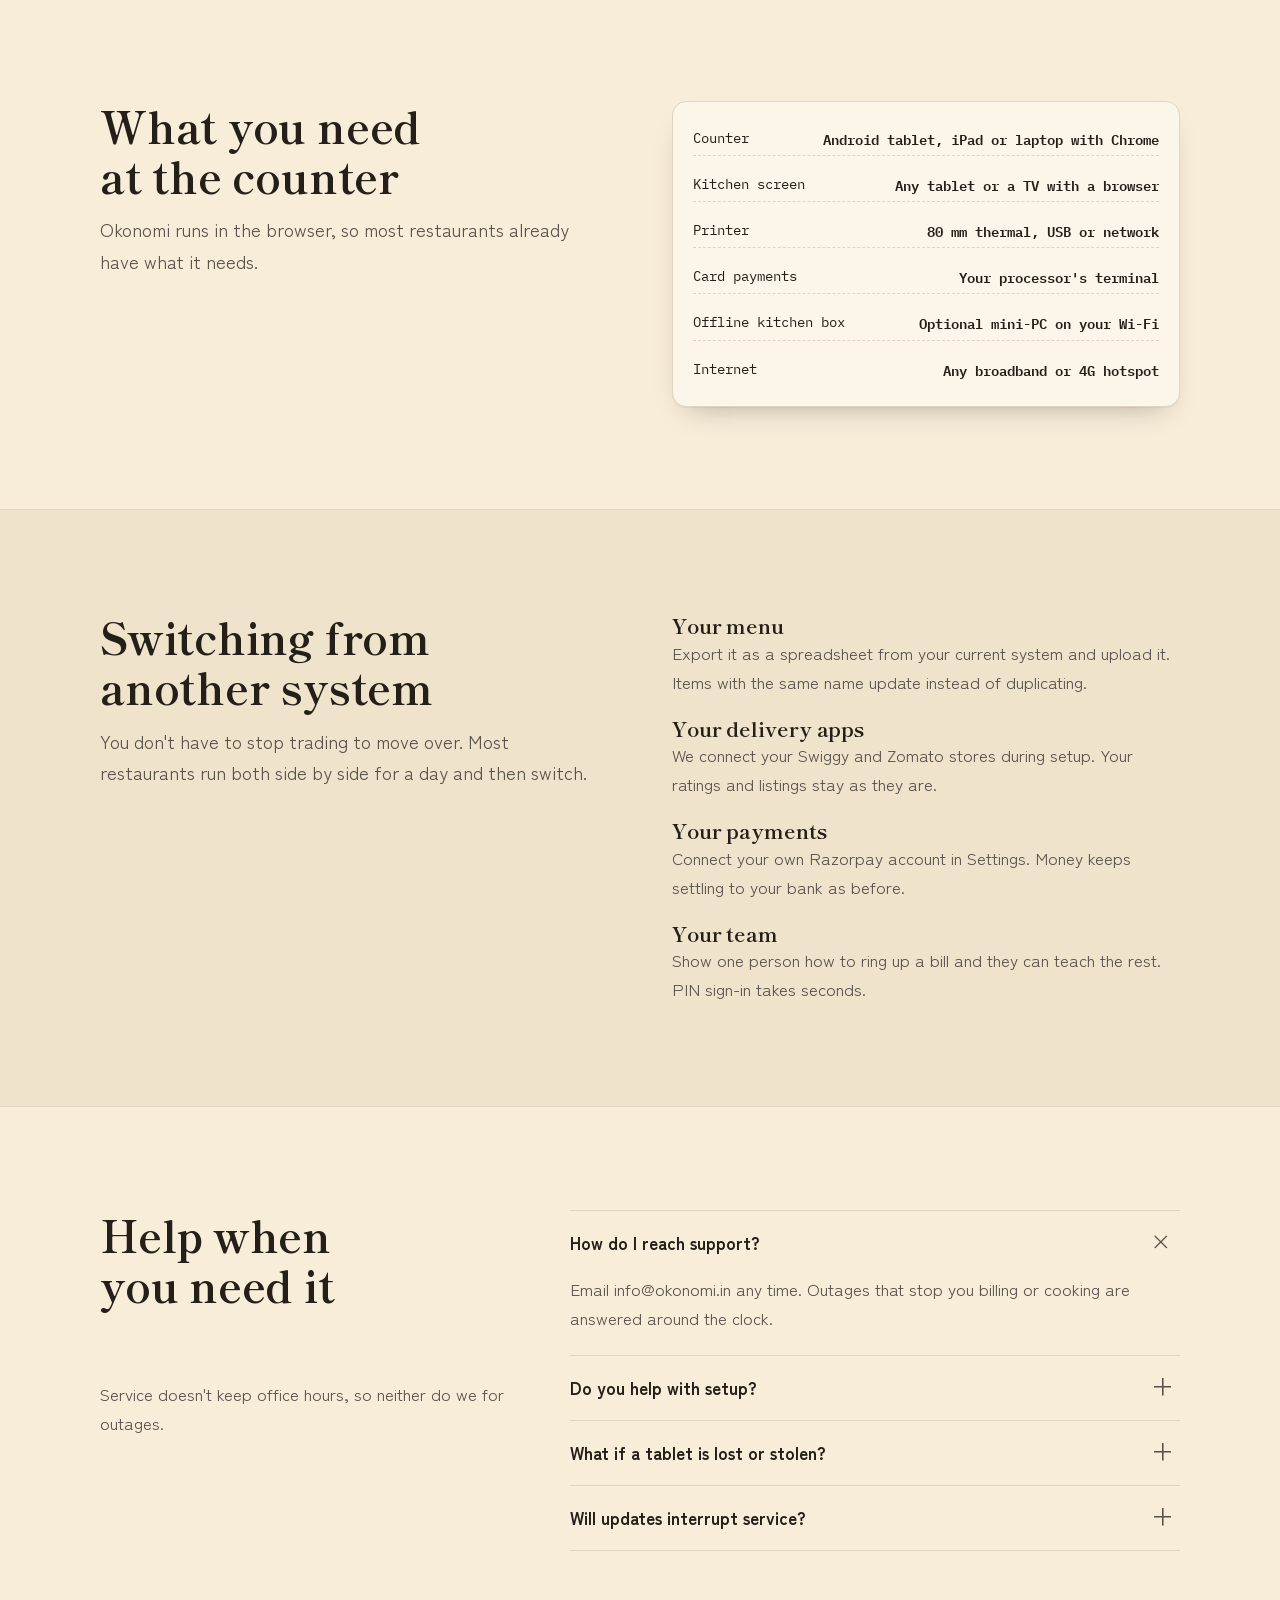
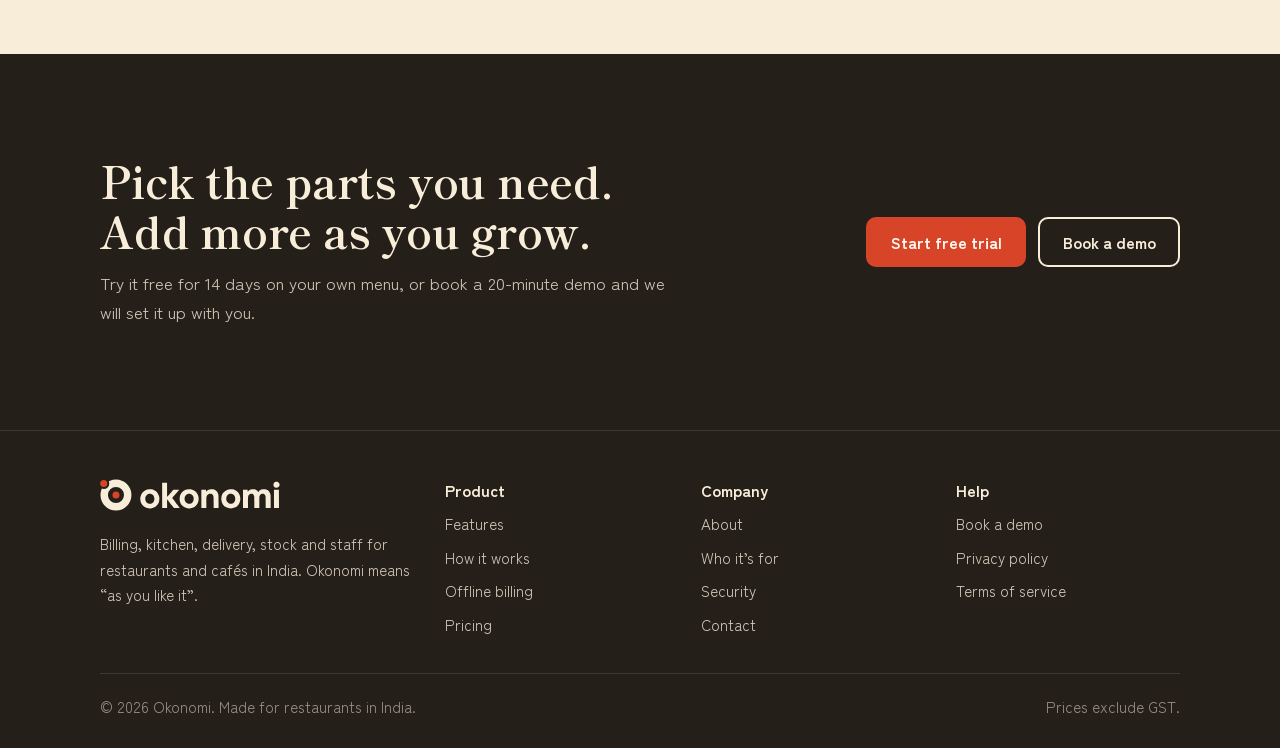
<file: how-it-works.html>
<!doctype html>
<html lang="en-IN">
<head>
<meta charset="utf-8">
<meta name="viewport" content="width=device-width, initial-scale=1, viewport-fit=cover">
<title>How it works | Okonomi</title>
<meta name="description" content="How to set up Okonomi in an afternoon, what hardware you need, how billing keeps working offline, and how we help you switch from your current system.">
<meta property="og:title" content="How it works">
<meta property="og:description" content="How to set up Okonomi in an afternoon, what hardware you need, how billing keeps working offline, and how we help you switch from your current system.">
<meta property="og:image" content="https://okonomi.in/brand/logo-stacked-1024.png">
<meta property="og:type" content="website">
<link rel="canonical" href="https://okonomi.in/how-it-works.html">
<link rel="icon" href="brand/favicon.ico" sizes="48x48">
<link rel="icon" href="brand/icon.svg" type="image/svg+xml">
<link rel="apple-touch-icon" href="brand/apple-touch-icon.png">
<meta name="theme-color" content="#D84428">
<link rel="preconnect" href="https://fonts.googleapis.com">
<link rel="preconnect" href="https://fonts.gstatic.com" crossorigin>
<link rel="stylesheet" href="https://fonts.googleapis.com/css2?family=IBM+Plex+Mono:wght@400;600&family=Shippori+Mincho+B1:wght@600;700;800&family=Zen+Kaku+Gothic+New:wght@400;500;700&display=swap">
<link rel="stylesheet" href="assets/site.css">
</head>
<body>
<header class="site-header">
  <div class="wrap">
    <a class="logo" href="index.html" aria-label="Okonomi home">
      <img class="on-light" src="brand/logo.svg" alt="okonomi" width="195" height="34">
      <img class="on-dark" src="brand/logo-dark.svg" alt="okonomi" width="195" height="34">
    </a>
    <nav class="main-nav" id="main-nav" aria-label="Main">
        <a href="product.html">Product</a>
        <a href="how-it-works.html" aria-current="page">How it works</a>
        <a href="solutions.html">Who it’s for</a>
        <a href="pricing.html">Pricing</a>
        <a href="about.html">About</a>
    </nav>
    <div class="header-cta">
            <a class="btn btn-primary" href="contact.html">Book a demo</a>
      <button class="menu-toggle" id="menu-toggle" type="button" aria-expanded="false" aria-controls="main-nav">Menu</button>
    </div>
  </div>
</header>
<main>
<section class="page-hero">
  <div class="wrap">
    <h1>Selling on Okonomi by this afternoon</h1>
    <p class="lede">No installation visit and no new counter. Sign up on the tablet you already have, bring your menu, and hand out PINs.</p>
  </div>
</section>

<section style="padding-top:0" aria-labelledby="setup-title">
  <div class="wrap">
    <div class="section-head">
      <h2 id="setup-title">Setting up</h2>
      <p class="muted">A short wizard walks you through it. We'll do it with you on a call if you'd rather.</p>
    </div>
    <ol class="steps">
      <li><h3>Create your account</h3><p>Restaurant name, your mobile number and a password. The tablet you sign up on is ready to bill, and you get your own PIN.</p></li>
      <li><h3>Bring your menu</h3><p>Upload the spreadsheet you already have. Set different prices for dine-in, takeaway, Swiggy and Zomato if you use them.</p></li>
      <li><h3>Lay out your floor</h3><p>Say how many tables and seats. Drag them into place later if the map matters to you.</p></li>
      <li><h3>Hand out PINs</h3><p>Each person gets a 4-digit PIN and a role, and sees only what that role needs.</p></li>
    </ol>
  </div>
</section>

<section id="offline" class="band" aria-labelledby="offline-title" style="scroll-margin-top:80px">
  <div class="wrap split">
    <div class="section-head" style="margin:0">
      <h2 id="offline-title">Switch the Wi-Fi off. Keep billing.</h2>
      <p class="lede">Bills, payments and table changes are saved on the tablet first, then sent up in the order they happened. If the same bill is sent twice, it's counted once.</p>
      <ul class="ticklist">
        <li>Cash and card work offline. You set the limit for card payments taken without a connection.</li>
        <li>Kitchen tickets keep reaching kitchen screens through a small in-store box on your Wi-Fi.</li>
        <li>If two tablets change the same table offline, the latest change wins, and anything that needs a look goes to the manager.</li>
      </ul>
      <p class="muted small">Try it: add a dish, charge it, switch the Wi-Fi off, charge another, then switch it back on.</p>
    </div>
    <div class="till" id="till">
      <div class="till-bar">
        <span>Counter 1</span>
        <span class="status" id="till-status">Online</span>
        <label class="switch"><input type="checkbox" id="wifi" checked> Wi-Fi</label>
      </div>
      <div class="till-body">
        <div class="menu-pad" id="menu-pad">
          <button class="dish" type="button" data-name="Masala chai" data-price="40">Masala chai<span>₹40</span></button>
          <button class="dish" type="button" data-name="Filter coffee" data-price="60">Filter coffee<span>₹60</span></button>
          <button class="dish" type="button" data-name="Veg sandwich" data-price="120">Veg sandwich<span>₹120</span></button>
          <button class="dish" type="button" data-name="Paneer roll" data-price="150">Paneer roll<span>₹150</span></button>
        </div>
        <div class="bill-pane">
          <div class="bill-lines" id="bill-lines" aria-live="polite"></div>
          <div class="bill-total"><span>Total incl. 5% GST</span><span id="bill-total">₹0</span></div>
          <button class="pay" id="pay" type="button" disabled>Charge cash</button>
          <div class="queue" id="queue" aria-live="polite"></div>
        </div>
      </div>
      <div class="log" id="log" aria-label="What the till did"></div>
    </div>
  </div>
</section>

<section aria-labelledby="hardware-title">
  <div class="wrap split" style="align-items:start">
    <div class="section-head" style="margin:0">
      <h2 id="hardware-title">What you need at the counter</h2>
      <p class="lede">Okonomi runs in the browser, so most restaurants already have what it needs.</p>
    </div>
    <div class="panel">
      <div class="row"><span>Counter</span><span class="v">Android tablet, iPad or laptop with Chrome</span></div>
      <div class="row"><span>Kitchen screen</span><span class="v">Any tablet or a TV with a browser</span></div>
      <div class="row"><span>Printer</span><span class="v">80 mm thermal, USB or network</span></div>
      <div class="row"><span>Card payments</span><span class="v">Your processor's terminal</span></div>
      <div class="row"><span>Offline kitchen box</span><span class="v">Optional mini-PC on your Wi-Fi</span></div>
      <div class="row"><span>Internet</span><span class="v">Any broadband or 4G hotspot</span></div>
    </div>
  </div>
</section>

<section class="band" aria-labelledby="switch-title">
  <div class="wrap split" style="align-items:start">
    <div class="section-head" style="margin:0">
      <h2 id="switch-title">Switching from another system</h2>
      <p class="lede">You don't have to stop trading to move over. Most restaurants run both side by side for a day and then switch.</p>
    </div>
    <div style="display:grid;gap:18px">
      <div><h3>Your menu</h3><p class="muted">Export it as a spreadsheet from your current system and upload it. Items with the same name update instead of duplicating.</p></div>
      <div><h3>Your delivery apps</h3><p class="muted">We connect your Swiggy and Zomato stores during setup. Your ratings and listings stay as they are.</p></div>
      <div><h3>Your payments</h3><p class="muted">Connect your own Razorpay account in Settings. Money keeps settling to your bank as before.</p></div>
      <div><h3>Your team</h3><p class="muted">Show one person how to ring up a bill and they can teach the rest. PIN sign-in takes seconds.</p></div>
    </div>
  </div>
</section>

<section aria-labelledby="support-title">
  <div class="wrap faq-grid">
    <div class="section-head">
      <h2 id="support-title">Help when you need it</h2>
      <p class="muted">Service doesn't keep office hours, so neither do we for outages.</p>
    </div>
    <div class="faq">
      <details open><summary>How do I reach support?</summary><div><p>Email info@okonomi.in any time. Outages that stop you billing or cooking are answered around the clock.</p></div></details>
      <details><summary>Do you help with setup?</summary><div><p>Yes. Book a demo and we'll load your menu, set up tables and staff, and walk your team through a service on a call.</p></div></details>
      <details><summary>What if a tablet is lost or stolen?</summary><div><p>Revoke it from Settings. It's signed out straight away and its local data is wiped the next time it connects.</p></div></details>
      <details><summary>Will updates interrupt service?</summary><div><p>Updates arrive in the background and apply at a quiet moment, without signing anyone out.</p></div></details>
    </div>
  </div>
</section>
</main>

<section class="cta-band" aria-label="Get started">
  <div class="wrap">
    <div class="section-head" style="margin:0">
      <h2>Pick the parts you need. Add more as you grow.</h2>
      <p>Try it free for 14 days on your own menu, or book a 20-minute demo and we will set it up with you.</p>
    </div>
    <div class="actions">
      <a class="btn btn-primary" href="contact.html?trial=1">Start free trial</a>
      <a class="btn btn-ghost" href="contact.html">Book a demo</a>
    </div>
  </div>
</section>
<footer class="site-footer">
  <div class="wrap">
    <div class="cols">
      <div style="display:grid;gap:14px;align-content:start">
        <a class="footer-logo" href="index.html"><img src="brand/logo-dark.svg" alt="okonomi" width="183" height="32"></a>
        <p>Billing, kitchen, delivery, stock and staff for restaurants and cafés in India. Okonomi means “as you like it”.</p>
      </div>
      <div>
        <h4>Product</h4>
        <ul>
          <li><a href="product.html">Features</a></li>
          <li><a href="how-it-works.html">How it works</a></li>
          <li><a href="how-it-works.html#offline">Offline billing</a></li>
          <li><a href="pricing.html">Pricing</a></li>
        </ul>
      </div>
      <div>
        <h4>Company</h4>
        <ul>
          <li><a href="about.html">About</a></li>
          <li><a href="solutions.html">Who it’s for</a></li>
          <li><a href="security.html">Security</a></li>
          <li><a href="contact.html">Contact</a></li>
        </ul>
      </div>
      <div>
        <h4>Help</h4>
        <ul>
                    <li><a href="contact.html">Book a demo</a></li>
          <li><a href="privacy.html">Privacy policy</a></li>
          <li><a href="terms.html">Terms of service</a></li>
        </ul>
      </div>
    </div>
    <div class="legal">
      <span>© 2026 Okonomi. Made for restaurants in India.</span>
      <span>Prices exclude GST.</span>
    </div>
  </div>
</footer>
<script src="assets/site.js" defer></script>
</body>
</html>
</file>
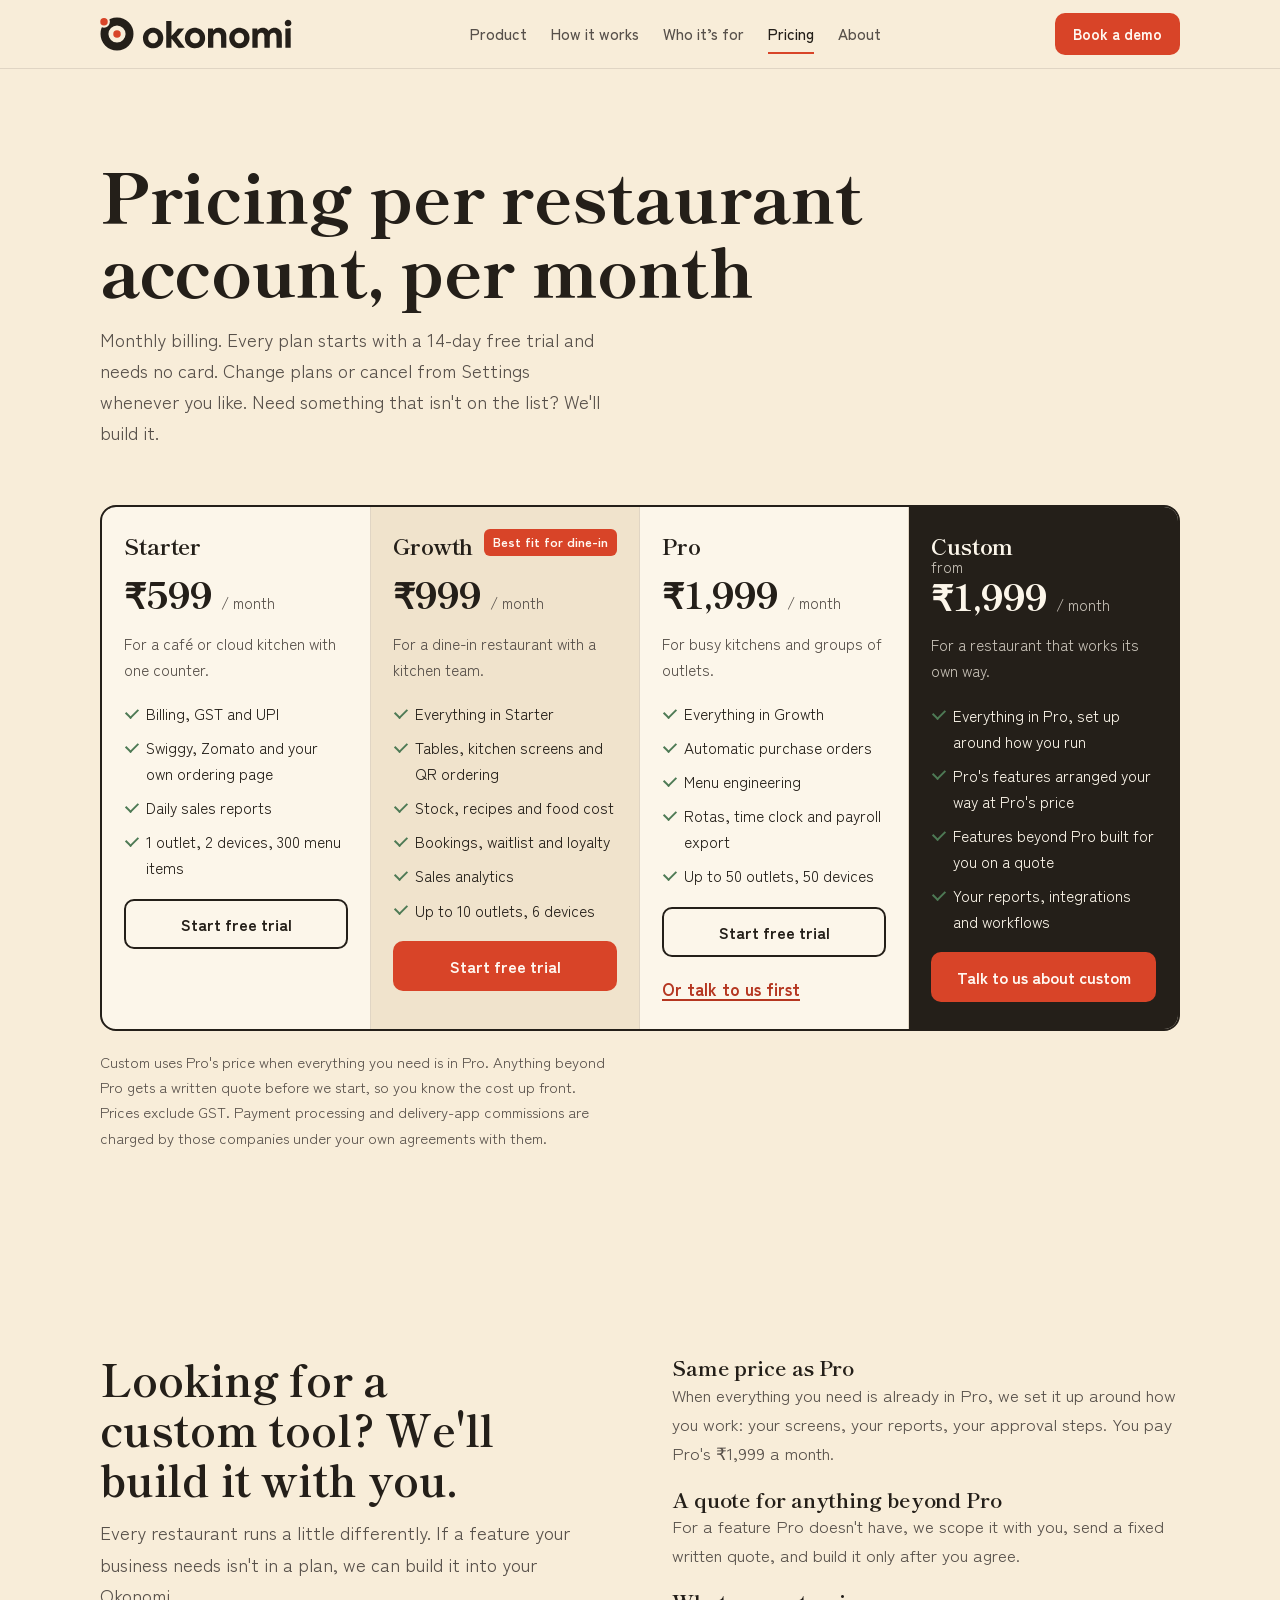
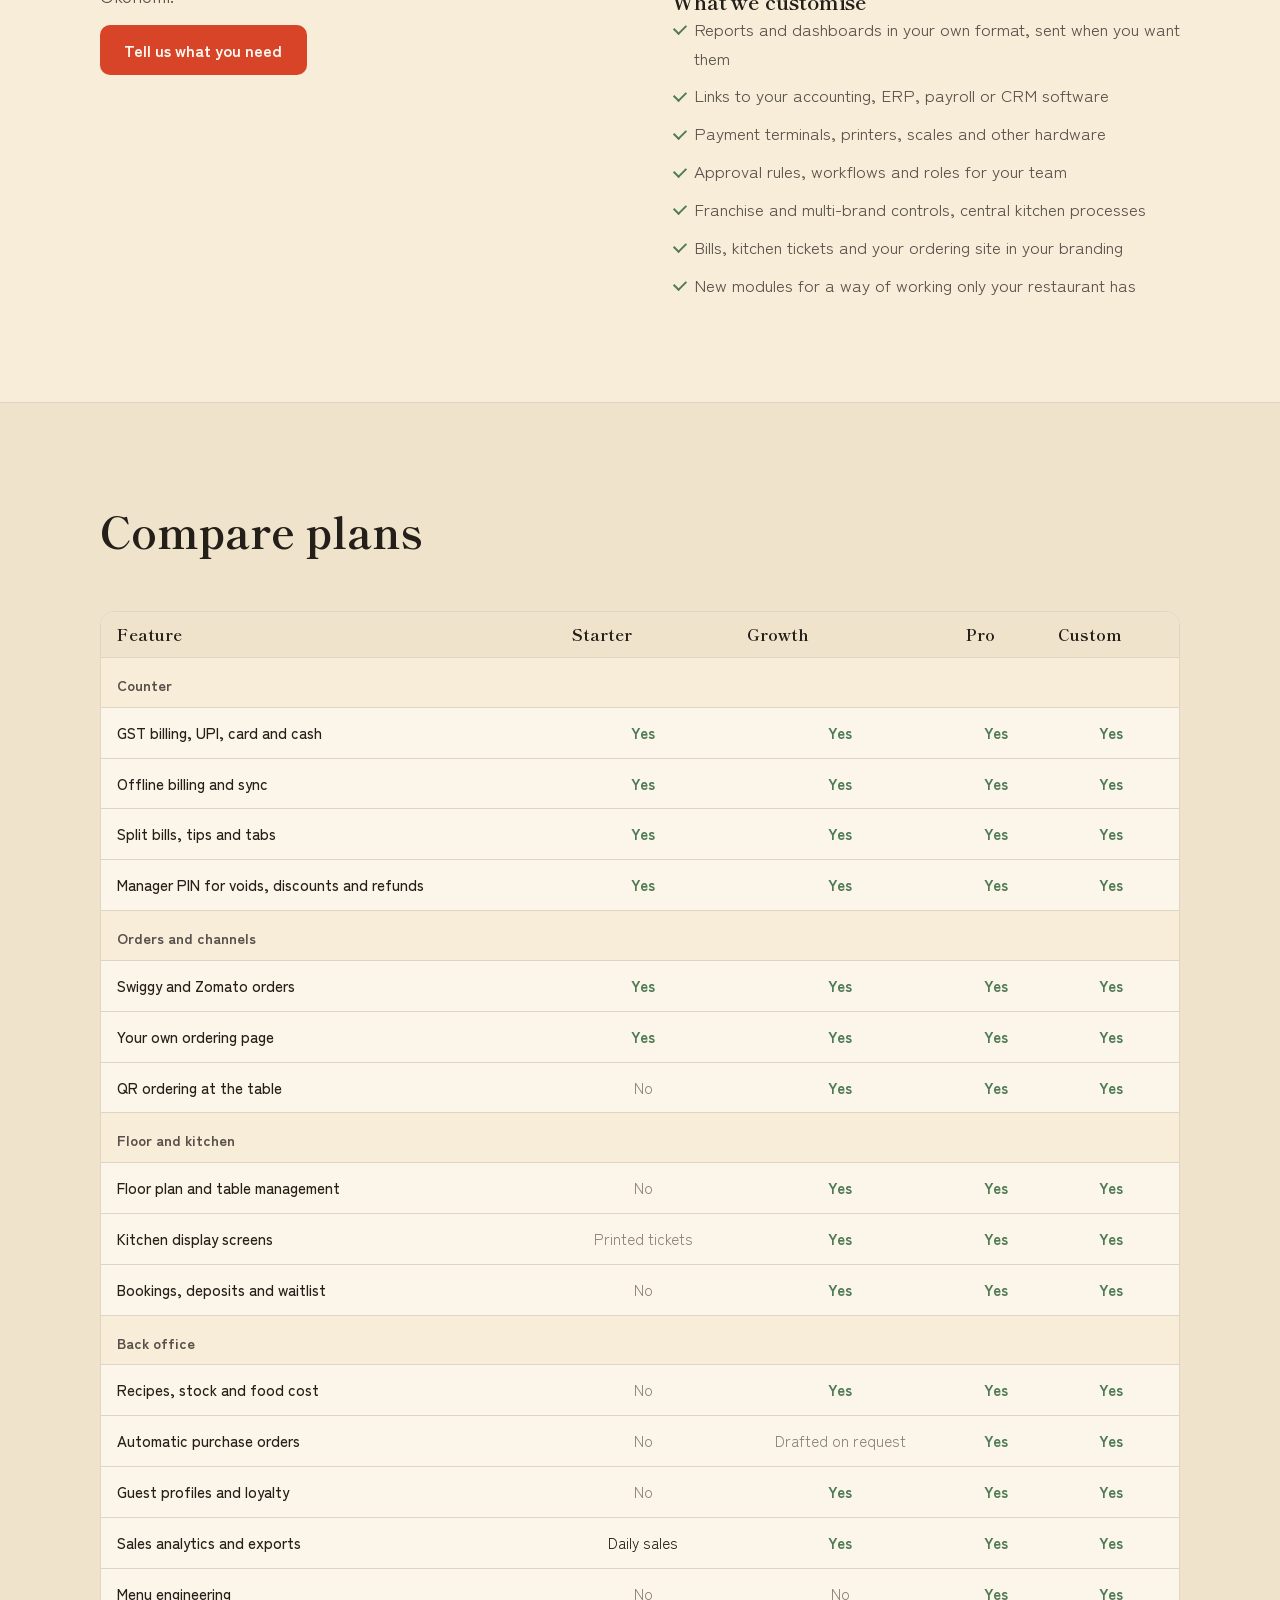
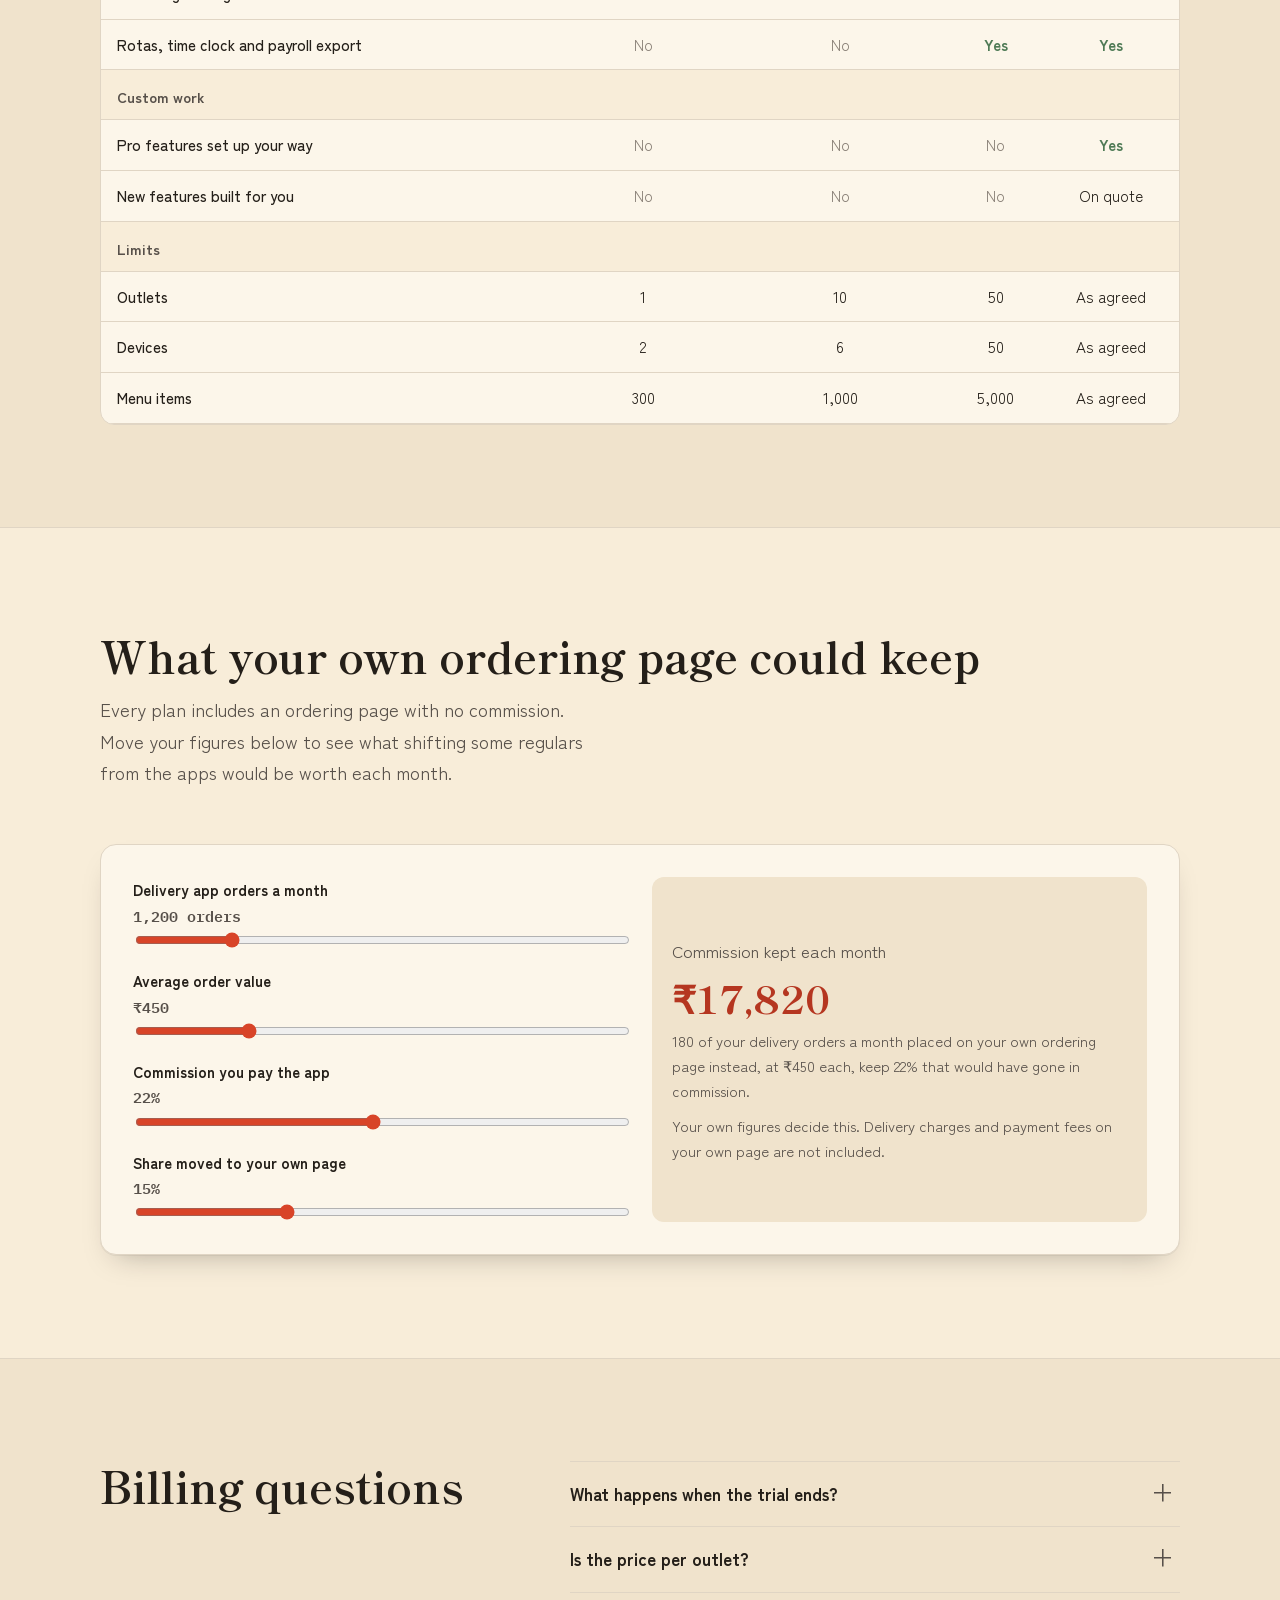
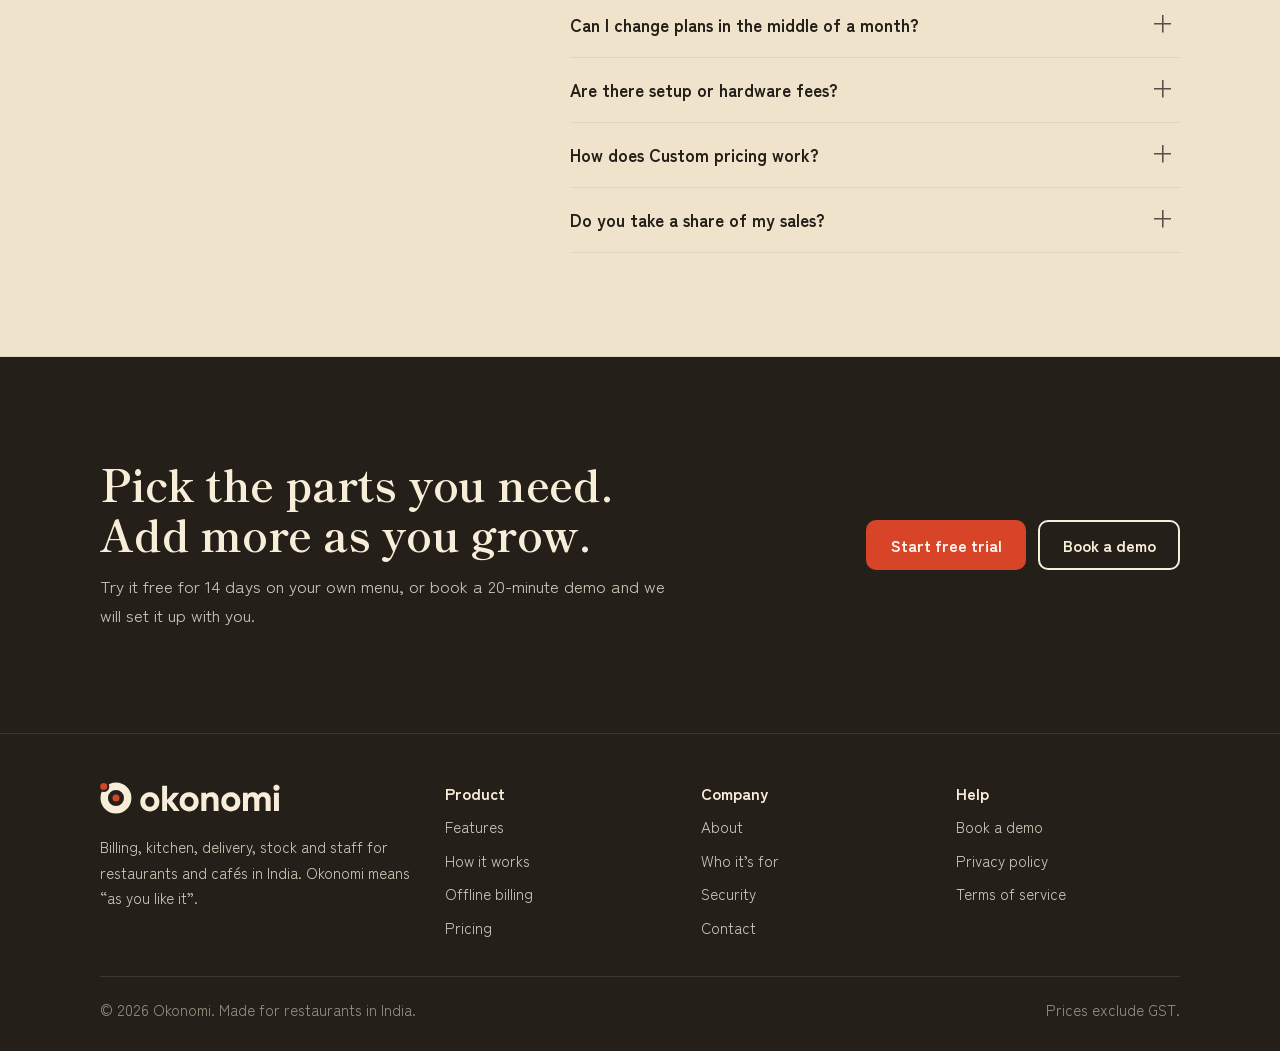
<file: pricing.html>
<!doctype html>
<html lang="en-IN">
<head>
<meta charset="utf-8">
<meta name="viewport" content="width=device-width, initial-scale=1, viewport-fit=cover">
<title>Pricing | Okonomi</title>
<meta name="description" content="Okonomi plans: Starter ₹599, Growth ₹999 and Pro ₹1,999 a month plus GST, or Custom for a set-up built around your restaurant. 14-day free trial, no card needed.">
<meta property="og:title" content="Pricing">
<meta property="og:description" content="Okonomi plans: Starter ₹599, Growth ₹999 and Pro ₹1,999 a month plus GST, or Custom for a set-up built around your restaurant. 14-day free trial, no card needed.">
<meta property="og:image" content="https://okonomi.in/brand/logo-stacked-1024.png">
<meta property="og:type" content="website">
<link rel="canonical" href="https://okonomi.in/pricing.html">
<link rel="icon" href="brand/favicon.ico" sizes="48x48">
<link rel="icon" href="brand/icon.svg" type="image/svg+xml">
<link rel="apple-touch-icon" href="brand/apple-touch-icon.png">
<meta name="theme-color" content="#D84428">
<link rel="preconnect" href="https://fonts.googleapis.com">
<link rel="preconnect" href="https://fonts.gstatic.com" crossorigin>
<link rel="stylesheet" href="https://fonts.googleapis.com/css2?family=IBM+Plex+Mono:wght@400;600&family=Shippori+Mincho+B1:wght@600;700;800&family=Zen+Kaku+Gothic+New:wght@400;500;700&display=swap">
<link rel="stylesheet" href="assets/site.css">
</head>
<body>
<header class="site-header">
  <div class="wrap">
    <a class="logo" href="index.html" aria-label="Okonomi home">
      <img class="on-light" src="brand/logo.svg" alt="okonomi" width="195" height="34">
      <img class="on-dark" src="brand/logo-dark.svg" alt="okonomi" width="195" height="34">
    </a>
    <nav class="main-nav" id="main-nav" aria-label="Main">
        <a href="product.html">Product</a>
        <a href="how-it-works.html">How it works</a>
        <a href="solutions.html">Who it’s for</a>
        <a href="pricing.html" aria-current="page">Pricing</a>
        <a href="about.html">About</a>
    </nav>
    <div class="header-cta">
            <a class="btn btn-primary" href="contact.html">Book a demo</a>
      <button class="menu-toggle" id="menu-toggle" type="button" aria-expanded="false" aria-controls="main-nav">Menu</button>
    </div>
  </div>
</header>
<main>
<section class="page-hero">
  <div class="wrap">
    <h1>Pricing per restaurant account, per month</h1>
    <p class="lede">Monthly billing. Every plan starts with a 14-day free trial and needs no card. Change plans or cancel from Settings whenever you like. Need something that isn't on the list? We'll build it.</p>
  </div>
</section>

<section style="padding-top:0">
  <div class="wrap">
    <div class="plans four">
      <div class="plan">
        <h2 style="font-size:1.4rem">Starter</h2>
        <div class="price">₹599 <small>/ month</small></div>
        <p class="fit">For a café or cloud kitchen with one counter.</p>
        <ul>
          <li>Billing, GST and UPI</li>
          <li>Swiggy, Zomato and your own ordering page</li>
          <li>Daily sales reports</li>
          <li>1 outlet, 2 devices, 300 menu items</li>
        </ul>
        <a class="btn btn-ghost" href="contact.html?trial=1&amp;plan=starter">Start free trial</a>
      </div>
      <div class="plan pick">
        <span class="tag">Best fit for dine-in</span>
        <h2 style="font-size:1.4rem">Growth</h2>
        <div class="price">₹999 <small>/ month</small></div>
        <p class="fit">For a dine-in restaurant with a kitchen team.</p>
        <ul>
          <li>Everything in Starter</li>
          <li>Tables, kitchen screens and QR ordering</li>
          <li>Stock, recipes and food cost</li>
          <li>Bookings, waitlist and loyalty</li>
          <li>Sales analytics</li>
          <li>Up to 10 outlets, 6 devices</li>
        </ul>
        <a class="btn btn-primary" href="contact.html?trial=1&amp;plan=growth">Start free trial</a>
      </div>
      <div class="plan">
        <h2 style="font-size:1.4rem">Pro</h2>
        <div class="price">₹1,999 <small>/ month</small></div>
        <p class="fit">For busy kitchens and groups of outlets.</p>
        <ul>
          <li>Everything in Growth</li>
          <li>Automatic purchase orders</li>
          <li>Menu engineering</li>
          <li>Rotas, time clock and payroll export</li>
          <li>Up to 50 outlets, 50 devices</li>
        </ul>
        <a class="btn btn-ghost" href="contact.html?trial=1&amp;plan=pro">Start free trial</a>
        <a class="text-link" href="contact.html">Or talk to us first</a>
      </div>
      <div class="plan custom">
        <h2 style="font-size:1.4rem">Custom</h2>
        <div class="price"><small>from</small> ₹1,999 <small>/ month</small></div>
        <p class="fit">For a restaurant that works its own way.</p>
        <ul>
          <li>Everything in Pro, set up around how you run</li>
          <li>Pro's features arranged your way at Pro's price</li>
          <li>Features beyond Pro built for you on a quote</li>
          <li>Your reports, integrations and workflows</li>
        </ul>
        <a class="btn btn-primary" href="contact.html?topic=custom">Talk to us about custom</a>
      </div>
    </div>
    <p class="fine">Custom uses Pro's price when everything you need is in Pro. Anything beyond Pro gets a written quote before we start, so you know the cost up front. Prices exclude GST. Payment processing and delivery-app commissions are charged by those companies under your own agreements with them.</p>
  </div>
</section>

<section aria-labelledby="custom-title">
  <div class="wrap split" style="align-items:start">
    <div class="section-head" style="margin:0">
      <h2 id="custom-title">Looking for a custom tool? We'll build it with you.</h2>
      <p class="lede">Every restaurant runs a little differently. If a feature your business needs isn't in a plan, we can build it into your Okonomi.</p>
      <p><a class="btn btn-primary" href="contact.html?topic=custom">Tell us what you need</a></p>
    </div>
    <div style="display:grid;gap:18px">
      <div><h3>Same price as Pro</h3><p class="muted">When everything you need is already in Pro, we set it up around how you work: your screens, your reports, your approval steps. You pay Pro's ₹1,999 a month.</p></div>
      <div><h3>A quote for anything beyond Pro</h3><p class="muted">For a feature Pro doesn't have, we scope it with you, send a fixed written quote, and build it only after you agree.</p></div>
      <div>
        <h3>What we customise</h3>
        <ul class="ticklist">
          <li>Reports and dashboards in your own format, sent when you want them</li>
          <li>Links to your accounting, ERP, payroll or CRM software</li>
          <li>Payment terminals, printers, scales and other hardware</li>
          <li>Approval rules, workflows and roles for your team</li>
          <li>Franchise and multi-brand controls, central kitchen processes</li>
          <li>Bills, kitchen tickets and your ordering site in your branding</li>
          <li>New modules for a way of working only your restaurant has</li>
        </ul>
      </div>
    </div>
  </div>
</section>

<section class="band" aria-labelledby="compare-title">
  <div class="wrap">
    <div class="section-head">
      <h2 id="compare-title">Compare plans</h2>
    </div>
    <div class="table-scroll">
      <table class="compare">
        <thead><tr><th scope="col">Feature</th><th scope="col">Starter</th><th scope="col">Growth</th><th scope="col">Pro</th><th scope="col">Custom</th></tr></thead>
        <tbody>
          <tr class="grp"><th colspan="5" scope="colgroup">Counter</th></tr>
          <tr><th scope="row">GST billing, UPI, card and cash</th><td class="yes">Yes</td><td class="yes">Yes</td><td class="yes">Yes</td><td class="yes">Yes</td></tr>
          <tr><th scope="row">Offline billing and sync</th><td class="yes">Yes</td><td class="yes">Yes</td><td class="yes">Yes</td><td class="yes">Yes</td></tr>
          <tr><th scope="row">Split bills, tips and tabs</th><td class="yes">Yes</td><td class="yes">Yes</td><td class="yes">Yes</td><td class="yes">Yes</td></tr>
          <tr><th scope="row">Manager PIN for voids, discounts and refunds</th><td class="yes">Yes</td><td class="yes">Yes</td><td class="yes">Yes</td><td class="yes">Yes</td></tr>
          <tr class="grp"><th colspan="5" scope="colgroup">Orders and channels</th></tr>
          <tr><th scope="row">Swiggy and Zomato orders</th><td class="yes">Yes</td><td class="yes">Yes</td><td class="yes">Yes</td><td class="yes">Yes</td></tr>
          <tr><th scope="row">Your own ordering page</th><td class="yes">Yes</td><td class="yes">Yes</td><td class="yes">Yes</td><td class="yes">Yes</td></tr>
          <tr><th scope="row">QR ordering at the table</th><td class="no">No</td><td class="yes">Yes</td><td class="yes">Yes</td><td class="yes">Yes</td></tr>
          <tr class="grp"><th colspan="5" scope="colgroup">Floor and kitchen</th></tr>
          <tr><th scope="row">Floor plan and table management</th><td class="no">No</td><td class="yes">Yes</td><td class="yes">Yes</td><td class="yes">Yes</td></tr>
          <tr><th scope="row">Kitchen display screens</th><td class="no">Printed tickets</td><td class="yes">Yes</td><td class="yes">Yes</td><td class="yes">Yes</td></tr>
          <tr><th scope="row">Bookings, deposits and waitlist</th><td class="no">No</td><td class="yes">Yes</td><td class="yes">Yes</td><td class="yes">Yes</td></tr>
          <tr class="grp"><th colspan="5" scope="colgroup">Back office</th></tr>
          <tr><th scope="row">Recipes, stock and food cost</th><td class="no">No</td><td class="yes">Yes</td><td class="yes">Yes</td><td class="yes">Yes</td></tr>
          <tr><th scope="row">Automatic purchase orders</th><td class="no">No</td><td class="no">Drafted on request</td><td class="yes">Yes</td><td class="yes">Yes</td></tr>
          <tr><th scope="row">Guest profiles and loyalty</th><td class="no">No</td><td class="yes">Yes</td><td class="yes">Yes</td><td class="yes">Yes</td></tr>
          <tr><th scope="row">Sales analytics and exports</th><td>Daily sales</td><td class="yes">Yes</td><td class="yes">Yes</td><td class="yes">Yes</td></tr>
          <tr><th scope="row">Menu engineering</th><td class="no">No</td><td class="no">No</td><td class="yes">Yes</td><td class="yes">Yes</td></tr>
          <tr><th scope="row">Rotas, time clock and payroll export</th><td class="no">No</td><td class="no">No</td><td class="yes">Yes</td><td class="yes">Yes</td></tr>
          <tr class="grp"><th colspan="5" scope="colgroup">Custom work</th></tr>
          <tr><th scope="row">Pro features set up your way</th><td class="no">No</td><td class="no">No</td><td class="no">No</td><td class="yes">Yes</td></tr>
          <tr><th scope="row">New features built for you</th><td class="no">No</td><td class="no">No</td><td class="no">No</td><td>On quote</td></tr>
          <tr class="grp"><th colspan="5" scope="colgroup">Limits</th></tr>
          <tr><th scope="row">Outlets</th><td>1</td><td>10</td><td>50</td><td>As agreed</td></tr>
          <tr><th scope="row">Devices</th><td>2</td><td>6</td><td>50</td><td>As agreed</td></tr>
          <tr><th scope="row">Menu items</th><td>300</td><td>1,000</td><td>5,000</td><td>As agreed</td></tr>
        </tbody>
      </table>
    </div>
  </div>
</section>

<section aria-labelledby="calc-title">
  <div class="wrap">
    <div class="section-head">
      <h2 id="calc-title">What your own ordering page could keep</h2>
      <p class="lede">Every plan includes an ordering page with no commission. Move your figures below to see what shifting some regulars from the apps would be worth each month.</p>
    </div>
    <div class="calc" id="calc">
      <div class="fields">
        <label for="c-orders">Delivery app orders a month <output id="c-orders-out"></output><input id="c-orders" type="range" min="100" max="6000" step="50" value="1200"></label>
        <label for="c-aov">Average order value <output id="c-aov-out"></output><input id="c-aov" type="range" min="150" max="1500" step="10" value="450"></label>
        <label for="c-commission">Commission you pay the app <output id="c-commission-out"></output><input id="c-commission" type="range" min="10" max="35" step="1" value="22"></label>
        <label for="c-shift">Share moved to your own page <output id="c-shift-out"></output><input id="c-shift" type="range" min="0" max="50" step="1" value="15"></label>
      </div>
      <div class="result" aria-live="polite">
        <span class="muted">Commission kept each month</span>
        <span class="big" id="c-saved">₹0</span>
        <p class="small muted" id="c-detail"></p>
        <p class="small muted">Your own figures decide this. Delivery charges and payment fees on your own page are not included.</p>
      </div>
    </div>
  </div>
</section>

<section class="band" aria-labelledby="billing-faq-title">
  <div class="wrap faq-grid">
    <div class="section-head">
      <h2 id="billing-faq-title">Billing questions</h2>
    </div>
    <div class="faq">
      <details><summary>What happens when the trial ends?</summary><div><p>You pick a plan and add a payment method. Nothing you set up during the trial is lost. If you don't continue, you can export your data for 30 days.</p></div></details>
      <details><summary>Is the price per outlet?</summary><div><p>The price is per restaurant account and covers every outlet up to your plan's limit. The device limit covers tablets and screens across all outlets.</p></div></details>
      <details><summary>Can I change plans in the middle of a month?</summary><div><p>Yes. Upgrades switch on straight away and are charged pro rata. If you move down, the features you no longer pay for are paused, and their data is kept for 30 days in case you switch back.</p></div></details>
      <details><summary>Are there setup or hardware fees?</summary><div><p>No setup fee. Okonomi runs on your own tablets and printers. If you need hardware, we can point you to printers and terminals that work well.</p></div></details>
      <details><summary>How does Custom pricing work?</summary><div><p>If everything you need is already in Pro, Custom costs the same as Pro, ₹1,999 a month, and we set it up around how your restaurant works. For features beyond Pro, we agree the scope with you and send a written quote before any work starts.</p></div></details>
      <details><summary>Do you take a share of my sales?</summary><div><p>No. You pay the monthly plan. Card and UPI fees go to your payment company, and delivery commissions to the apps, as they do today.</p></div></details>
    </div>
  </div>
</section>
</main>

<section class="cta-band" aria-label="Get started">
  <div class="wrap">
    <div class="section-head" style="margin:0">
      <h2>Pick the parts you need. Add more as you grow.</h2>
      <p>Try it free for 14 days on your own menu, or book a 20-minute demo and we will set it up with you.</p>
    </div>
    <div class="actions">
      <a class="btn btn-primary" href="contact.html?trial=1">Start free trial</a>
      <a class="btn btn-ghost" href="contact.html">Book a demo</a>
    </div>
  </div>
</section>
<footer class="site-footer">
  <div class="wrap">
    <div class="cols">
      <div style="display:grid;gap:14px;align-content:start">
        <a class="footer-logo" href="index.html"><img src="brand/logo-dark.svg" alt="okonomi" width="183" height="32"></a>
        <p>Billing, kitchen, delivery, stock and staff for restaurants and cafés in India. Okonomi means “as you like it”.</p>
      </div>
      <div>
        <h4>Product</h4>
        <ul>
          <li><a href="product.html">Features</a></li>
          <li><a href="how-it-works.html">How it works</a></li>
          <li><a href="how-it-works.html#offline">Offline billing</a></li>
          <li><a href="pricing.html">Pricing</a></li>
        </ul>
      </div>
      <div>
        <h4>Company</h4>
        <ul>
          <li><a href="about.html">About</a></li>
          <li><a href="solutions.html">Who it’s for</a></li>
          <li><a href="security.html">Security</a></li>
          <li><a href="contact.html">Contact</a></li>
        </ul>
      </div>
      <div>
        <h4>Help</h4>
        <ul>
                    <li><a href="contact.html">Book a demo</a></li>
          <li><a href="privacy.html">Privacy policy</a></li>
          <li><a href="terms.html">Terms of service</a></li>
        </ul>
      </div>
    </div>
    <div class="legal">
      <span>© 2026 Okonomi. Made for restaurants in India.</span>
      <span>Prices exclude GST.</span>
    </div>
  </div>
</footer>
<script src="assets/site.js" defer></script>
</body>
</html>
</file>
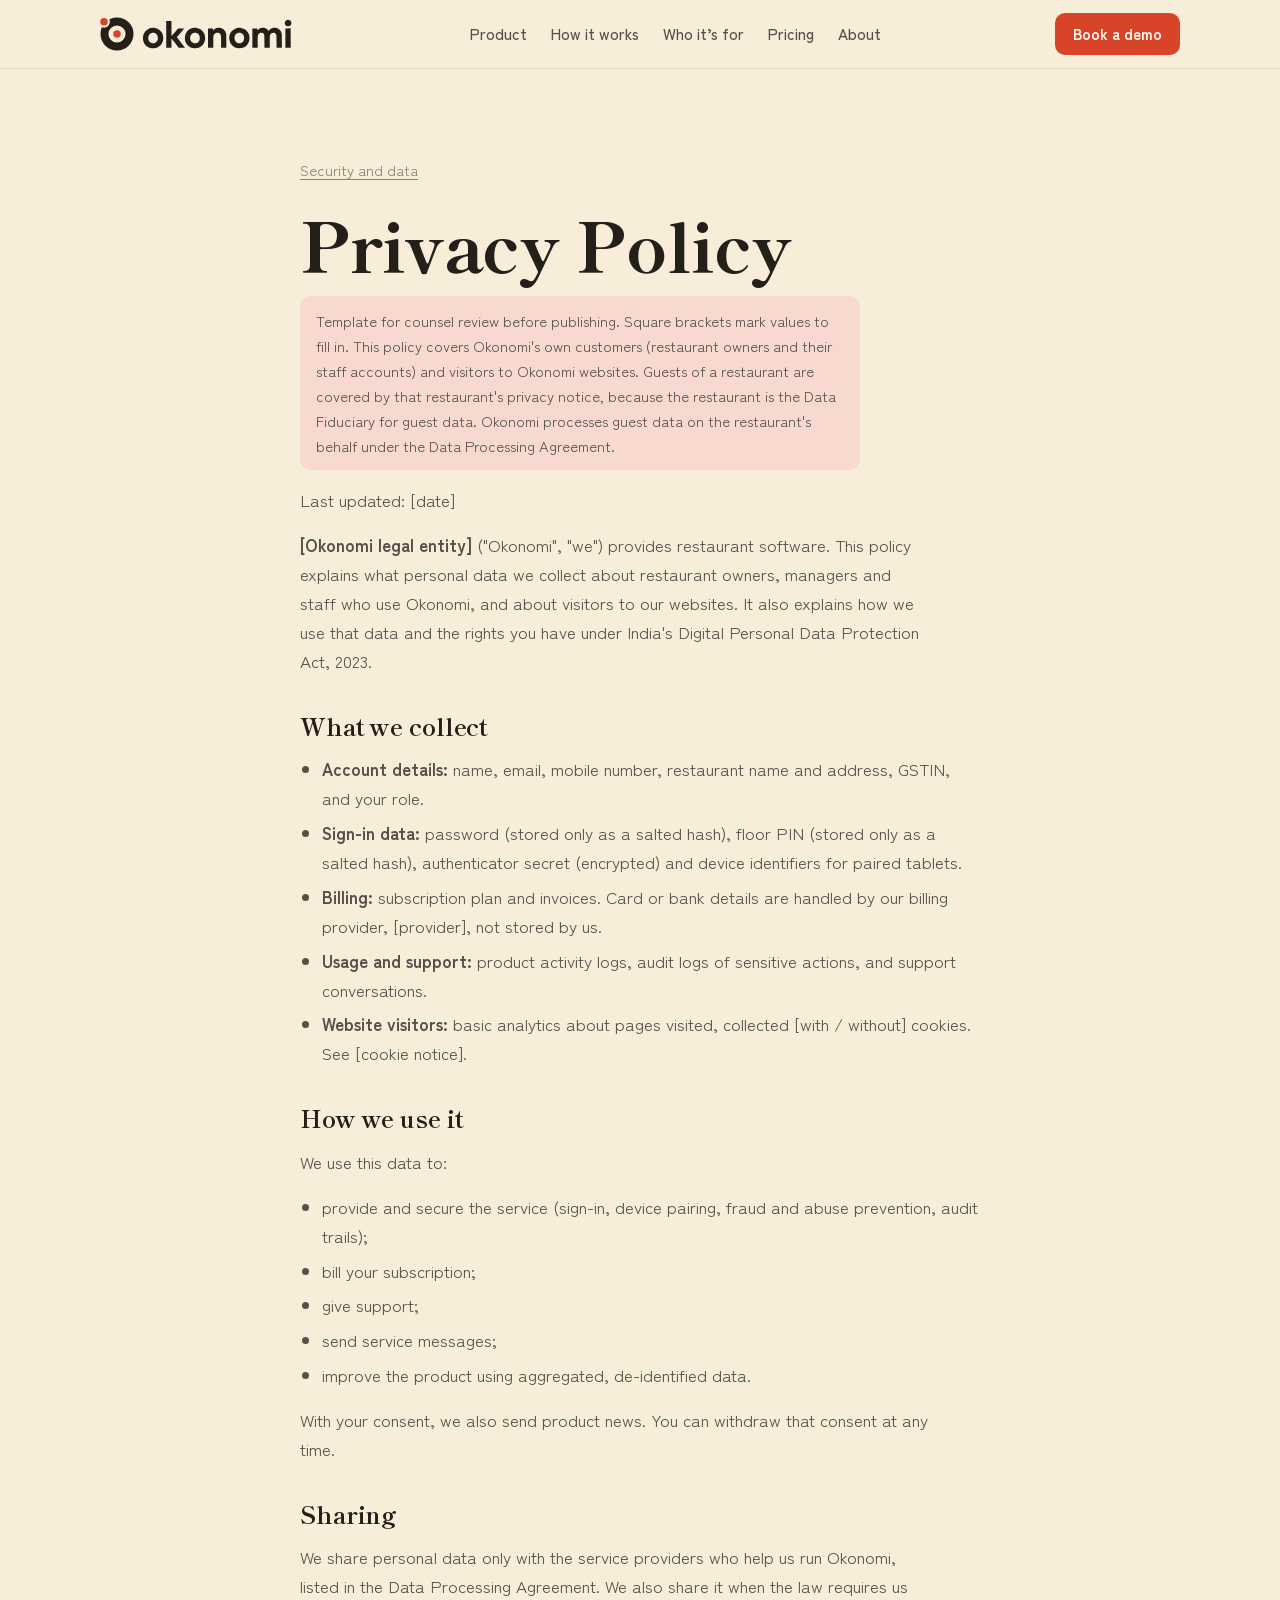
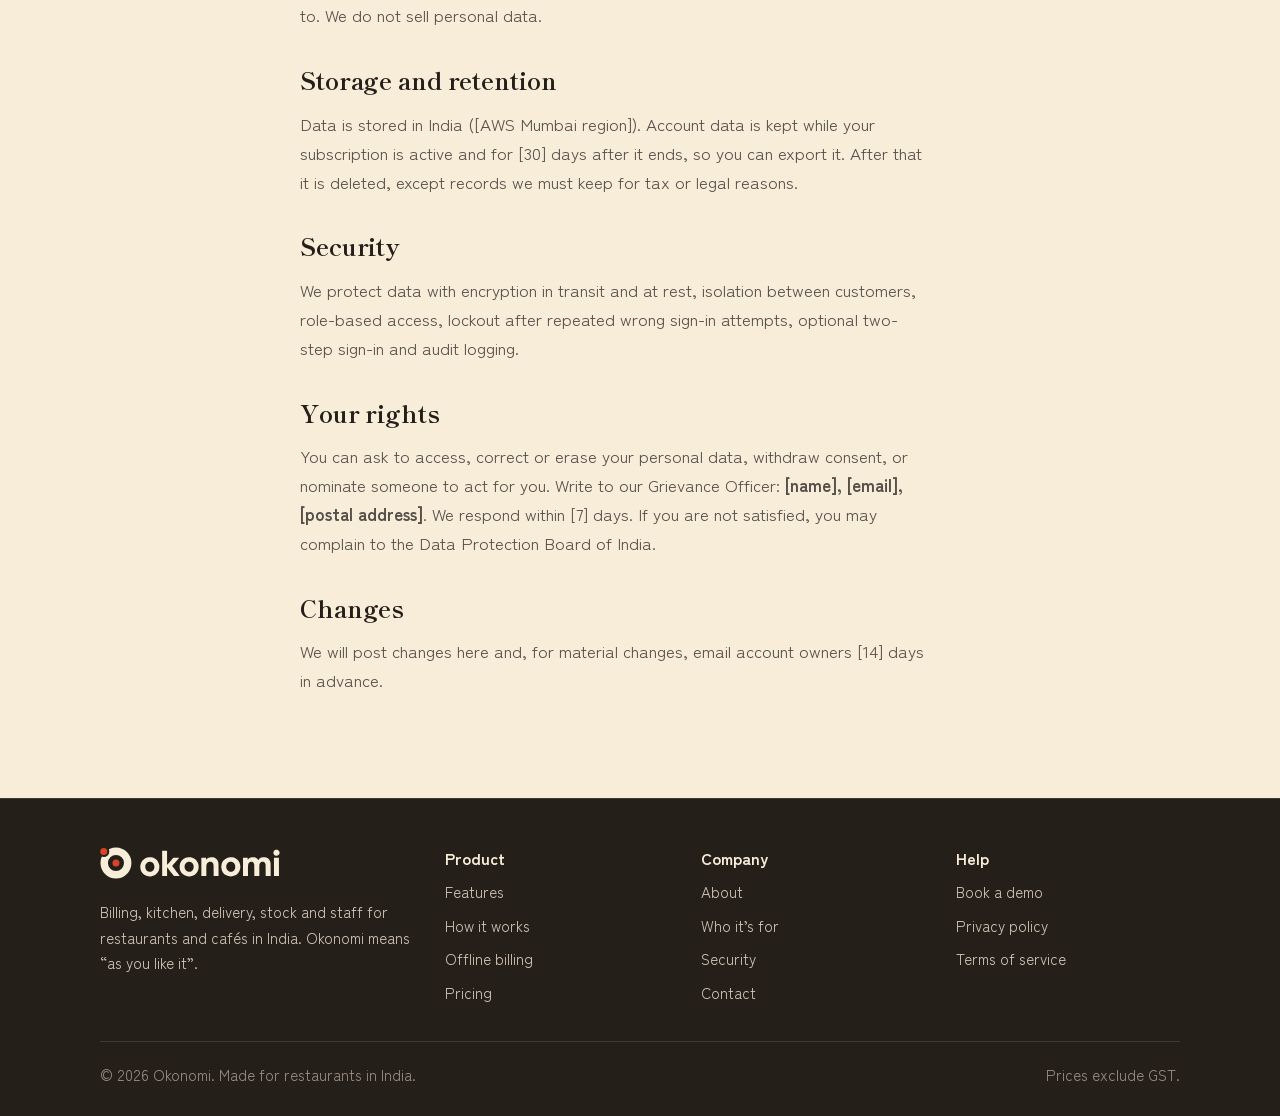
<file: privacy.html>
<!doctype html>
<html lang="en-IN">
<head>
<meta charset="utf-8">
<meta name="viewport" content="width=device-width, initial-scale=1, viewport-fit=cover">
<title>Privacy policy | Okonomi</title>
<meta name="description" content="How Okonomi collects, uses and protects personal data of restaurant owners, staff and website visitors.">
<meta property="og:title" content="Privacy policy">
<meta property="og:description" content="How Okonomi collects, uses and protects personal data of restaurant owners, staff and website visitors.">
<meta property="og:image" content="https://okonomi.in/brand/logo-stacked-1024.png">
<meta property="og:type" content="website">
<link rel="canonical" href="https://okonomi.in/privacy.html">
<link rel="icon" href="brand/favicon.ico" sizes="48x48">
<link rel="icon" href="brand/icon.svg" type="image/svg+xml">
<link rel="apple-touch-icon" href="brand/apple-touch-icon.png">
<meta name="theme-color" content="#D84428">
<link rel="preconnect" href="https://fonts.googleapis.com">
<link rel="preconnect" href="https://fonts.gstatic.com" crossorigin>
<link rel="stylesheet" href="https://fonts.googleapis.com/css2?family=IBM+Plex+Mono:wght@400;600&family=Shippori+Mincho+B1:wght@600;700;800&family=Zen+Kaku+Gothic+New:wght@400;500;700&display=swap">
<link rel="stylesheet" href="assets/site.css">
</head>
<body>
<header class="site-header">
  <div class="wrap">
    <a class="logo" href="index.html" aria-label="Okonomi home">
      <img class="on-light" src="brand/logo.svg" alt="okonomi" width="195" height="34">
      <img class="on-dark" src="brand/logo-dark.svg" alt="okonomi" width="195" height="34">
    </a>
    <nav class="main-nav" id="main-nav" aria-label="Main">
        <a href="product.html">Product</a>
        <a href="how-it-works.html">How it works</a>
        <a href="solutions.html">Who it’s for</a>
        <a href="pricing.html">Pricing</a>
        <a href="about.html">About</a>
    </nav>
    <div class="header-cta">
            <a class="btn btn-primary" href="contact.html">Book a demo</a>
      <button class="menu-toggle" id="menu-toggle" type="button" aria-expanded="false" aria-controls="main-nav">Menu</button>
    </div>
  </div>
</header>
<main>
<section class="page-hero" style="padding-bottom:0">
  <div class="wrap narrow">
    <p class="crumb"><a href="security.html">Security and data</a></p>
  </div>
</section>
<section style="padding-top:24px">
  <div class="wrap narrow prose">
<h1>Privacy Policy</h1>
<p class="draft-note">Template for counsel review before publishing. Square brackets mark values to fill in. This policy covers Okonomi's own customers (restaurant owners and their staff accounts) and visitors to Okonomi websites. Guests of a restaurant are covered by that restaurant's privacy notice, because the restaurant is the Data Fiduciary for guest data. Okonomi processes guest data on the restaurant's behalf under the Data Processing Agreement.</p>
<p>Last updated: [date]</p>
<p><strong>[Okonomi legal entity]</strong> (&quot;Okonomi&quot;, &quot;we&quot;) provides restaurant software. This policy explains what personal data we collect about restaurant owners, managers and staff who use Okonomi, and about visitors to our websites. It also explains how we use that data and the rights you have under India's Digital Personal Data Protection Act, 2023.</p>
<h2>What we collect</h2>
<ul><li><strong>Account details:</strong> name, email, mobile number, restaurant name and address, GSTIN, and your role.</li><li><strong>Sign-in data:</strong> password (stored only as a salted hash), floor PIN (stored only as a salted hash), authenticator secret (encrypted) and device identifiers for paired tablets.</li><li><strong>Billing:</strong> subscription plan and invoices. Card or bank details are handled by our billing provider, [provider], not stored by us.</li><li><strong>Usage and support:</strong> product activity logs, audit logs of sensitive actions, and support conversations.</li><li><strong>Website visitors:</strong> basic analytics about pages visited, collected [with / without] cookies. See [cookie notice].</li></ul>
<h2>How we use it</h2>
<p>We use this data to:</p>
<ul><li>provide and secure the service (sign-in, device pairing, fraud and abuse prevention, audit trails);</li><li>bill your subscription;</li><li>give support;</li><li>send service messages;</li><li>improve the product using aggregated, de-identified data.</li></ul>
<p>With your consent, we also send product news. You can withdraw that consent at any time.</p>
<h2>Sharing</h2>
<p>We share personal data only with the service providers who help us run Okonomi, listed in the Data Processing Agreement. We also share it when the law requires us to. We do not sell personal data.</p>
<h2>Storage and retention</h2>
<p>Data is stored in India ([AWS Mumbai region]). Account data is kept while your subscription is active and for [30] days after it ends, so you can export it. After that it is deleted, except records we must keep for tax or legal reasons.</p>
<h2>Security</h2>
<p>We protect data with encryption in transit and at rest, isolation between customers, role-based access, lockout after repeated wrong sign-in attempts, optional two-step sign-in and audit logging.</p>
<h2>Your rights</h2>
<p>You can ask to access, correct or erase your personal data, withdraw consent, or nominate someone to act for you. Write to our Grievance Officer: <strong>[name], [email], [postal address]</strong>. We respond within [7] days. If you are not satisfied, you may complain to the Data Protection Board of India.</p>
<h2>Changes</h2>
<p>We will post changes here and, for material changes, email account owners [14] days in advance.</p>
  </div>
</section>
</main>

<footer class="site-footer">
  <div class="wrap">
    <div class="cols">
      <div style="display:grid;gap:14px;align-content:start">
        <a class="footer-logo" href="index.html"><img src="brand/logo-dark.svg" alt="okonomi" width="183" height="32"></a>
        <p>Billing, kitchen, delivery, stock and staff for restaurants and cafés in India. Okonomi means “as you like it”.</p>
      </div>
      <div>
        <h4>Product</h4>
        <ul>
          <li><a href="product.html">Features</a></li>
          <li><a href="how-it-works.html">How it works</a></li>
          <li><a href="how-it-works.html#offline">Offline billing</a></li>
          <li><a href="pricing.html">Pricing</a></li>
        </ul>
      </div>
      <div>
        <h4>Company</h4>
        <ul>
          <li><a href="about.html">About</a></li>
          <li><a href="solutions.html">Who it’s for</a></li>
          <li><a href="security.html">Security</a></li>
          <li><a href="contact.html">Contact</a></li>
        </ul>
      </div>
      <div>
        <h4>Help</h4>
        <ul>
                    <li><a href="contact.html">Book a demo</a></li>
          <li><a href="privacy.html">Privacy policy</a></li>
          <li><a href="terms.html">Terms of service</a></li>
        </ul>
      </div>
    </div>
    <div class="legal">
      <span>© 2026 Okonomi. Made for restaurants in India.</span>
      <span>Prices exclude GST.</span>
    </div>
  </div>
</footer>
<script src="assets/site.js" defer></script>
</body>
</html>
</file>
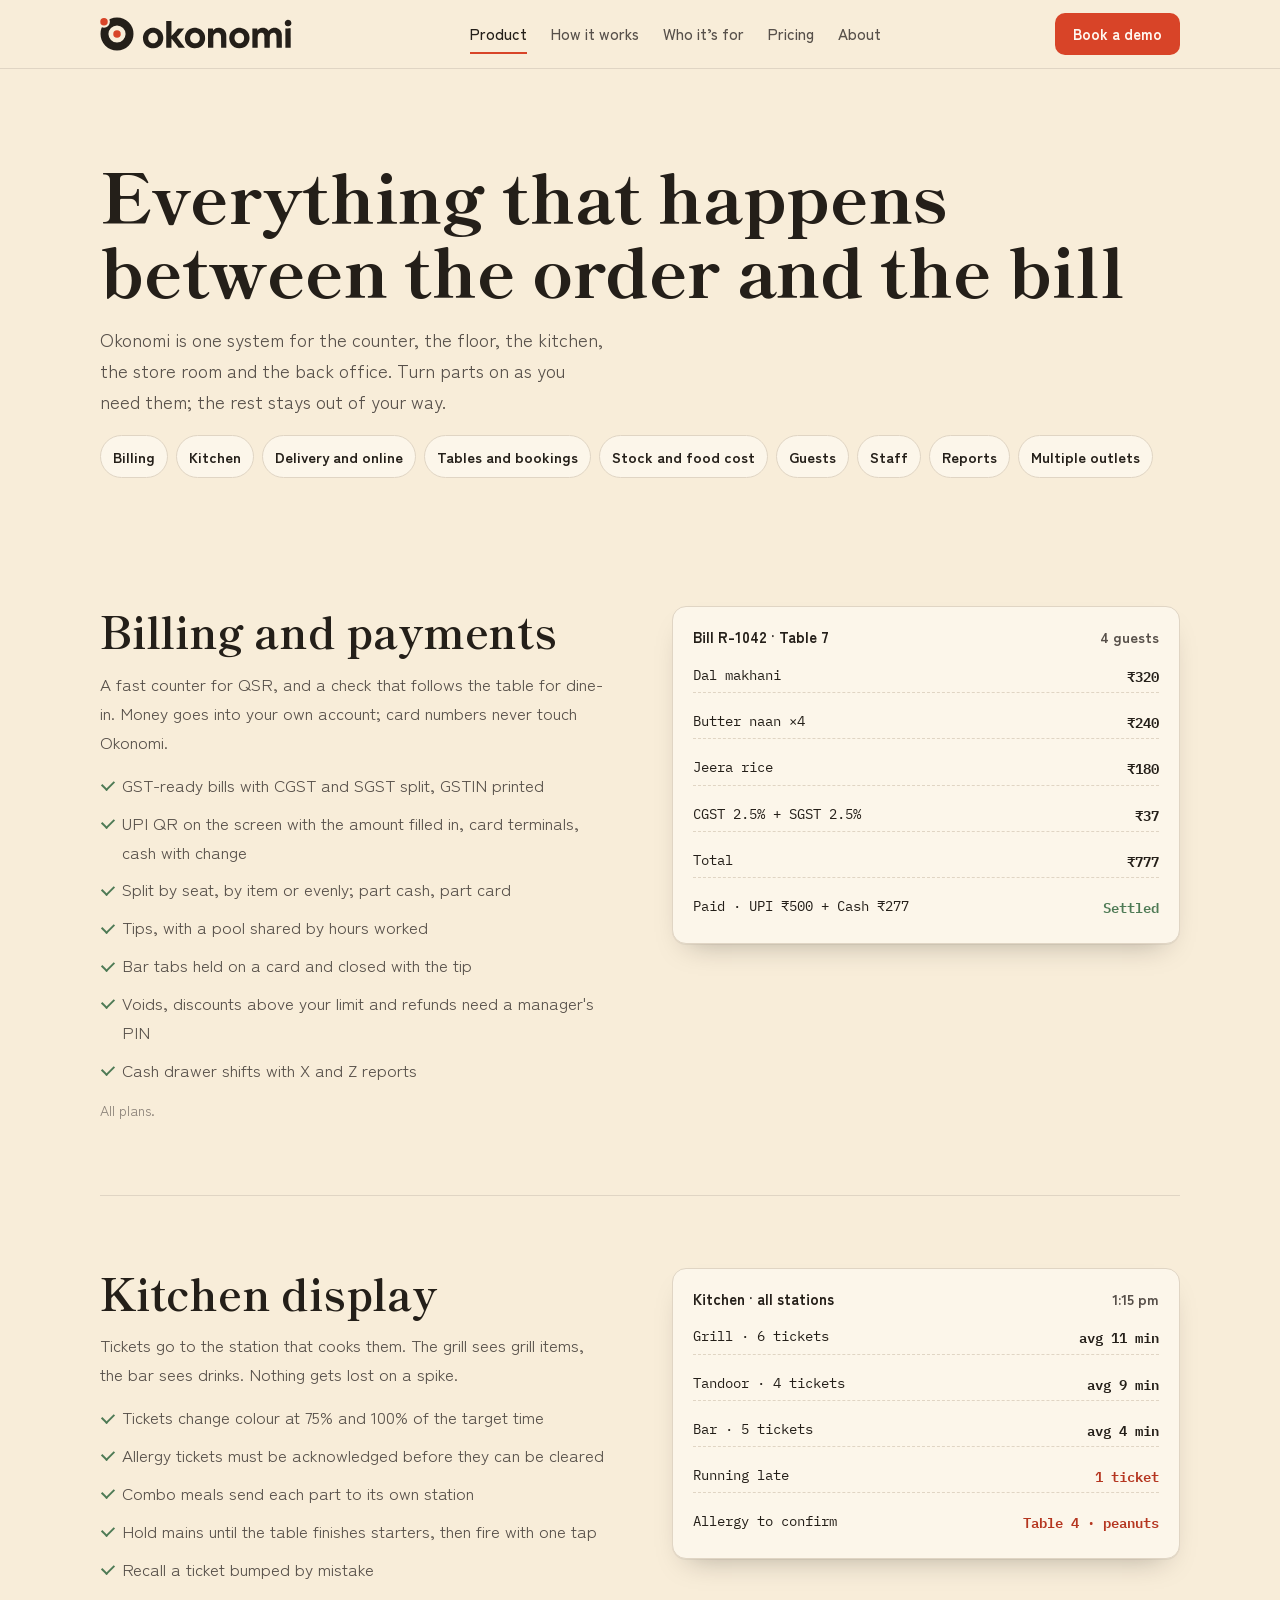
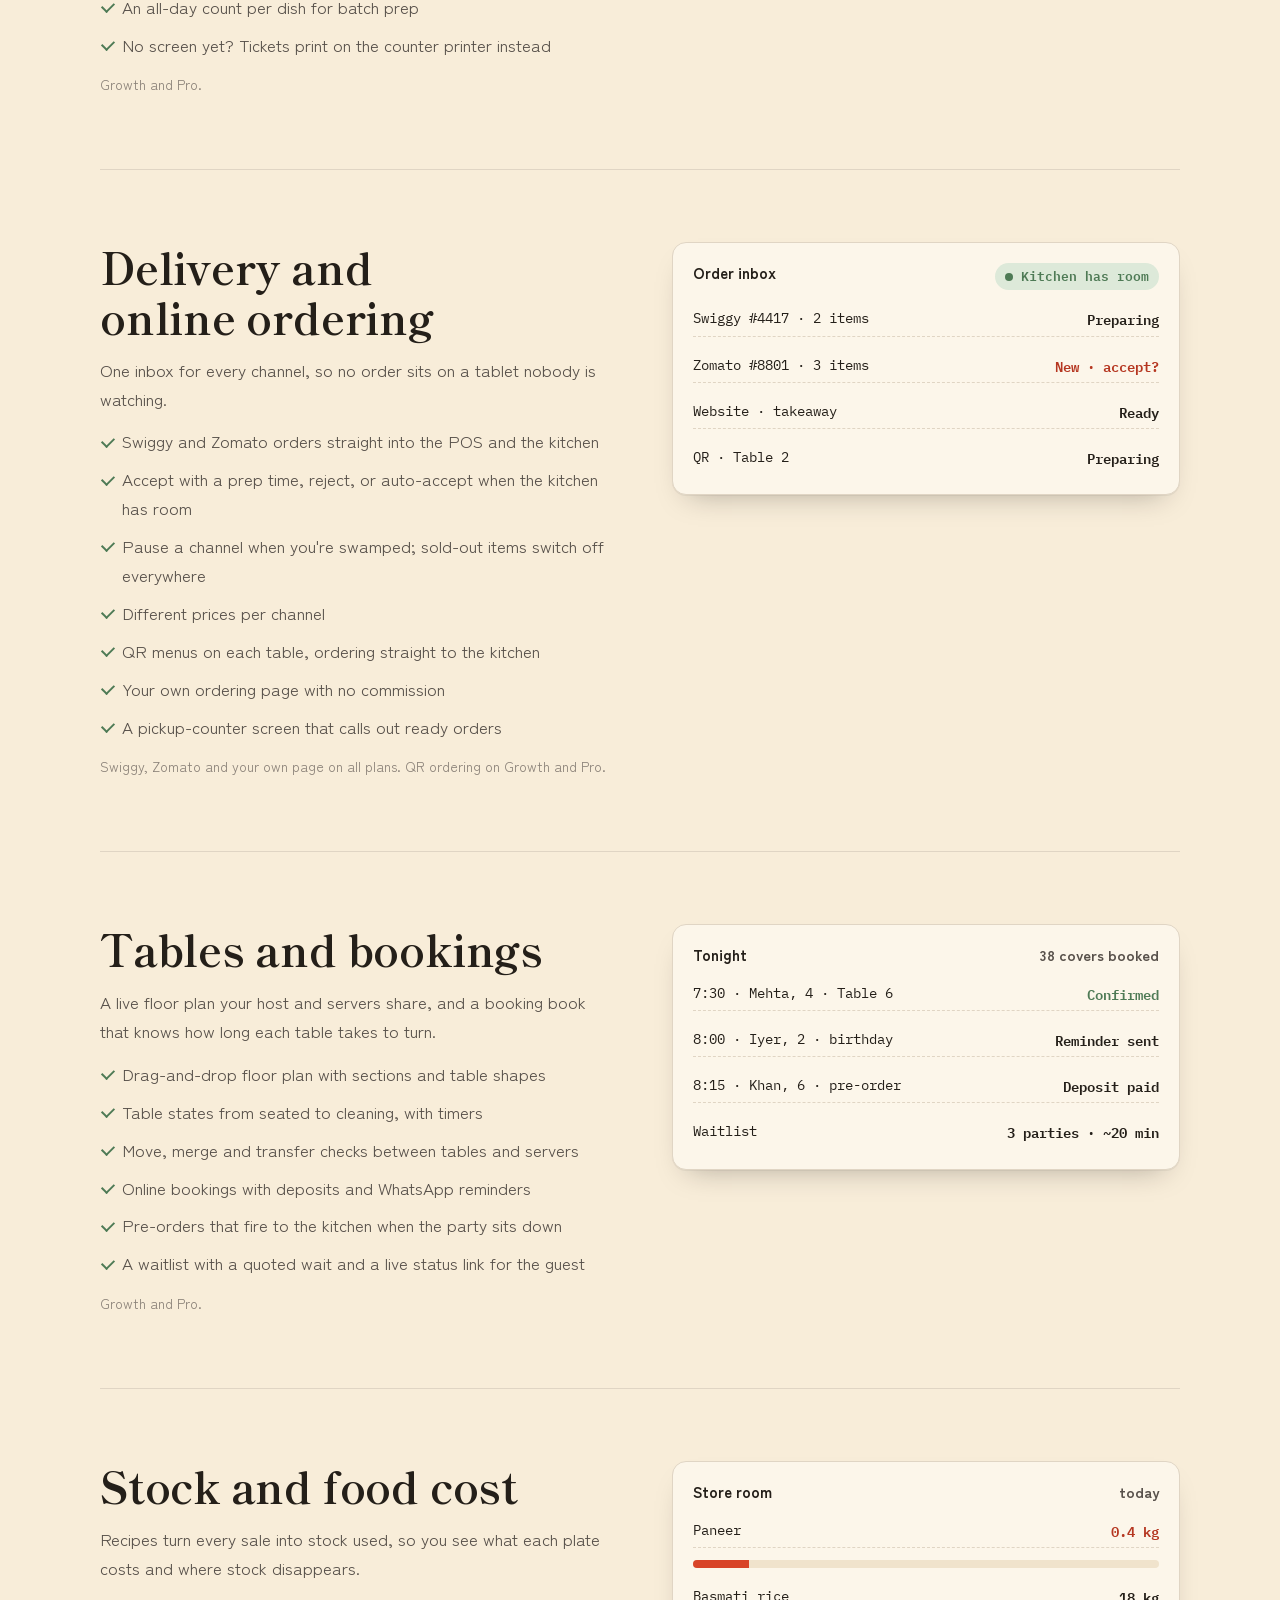
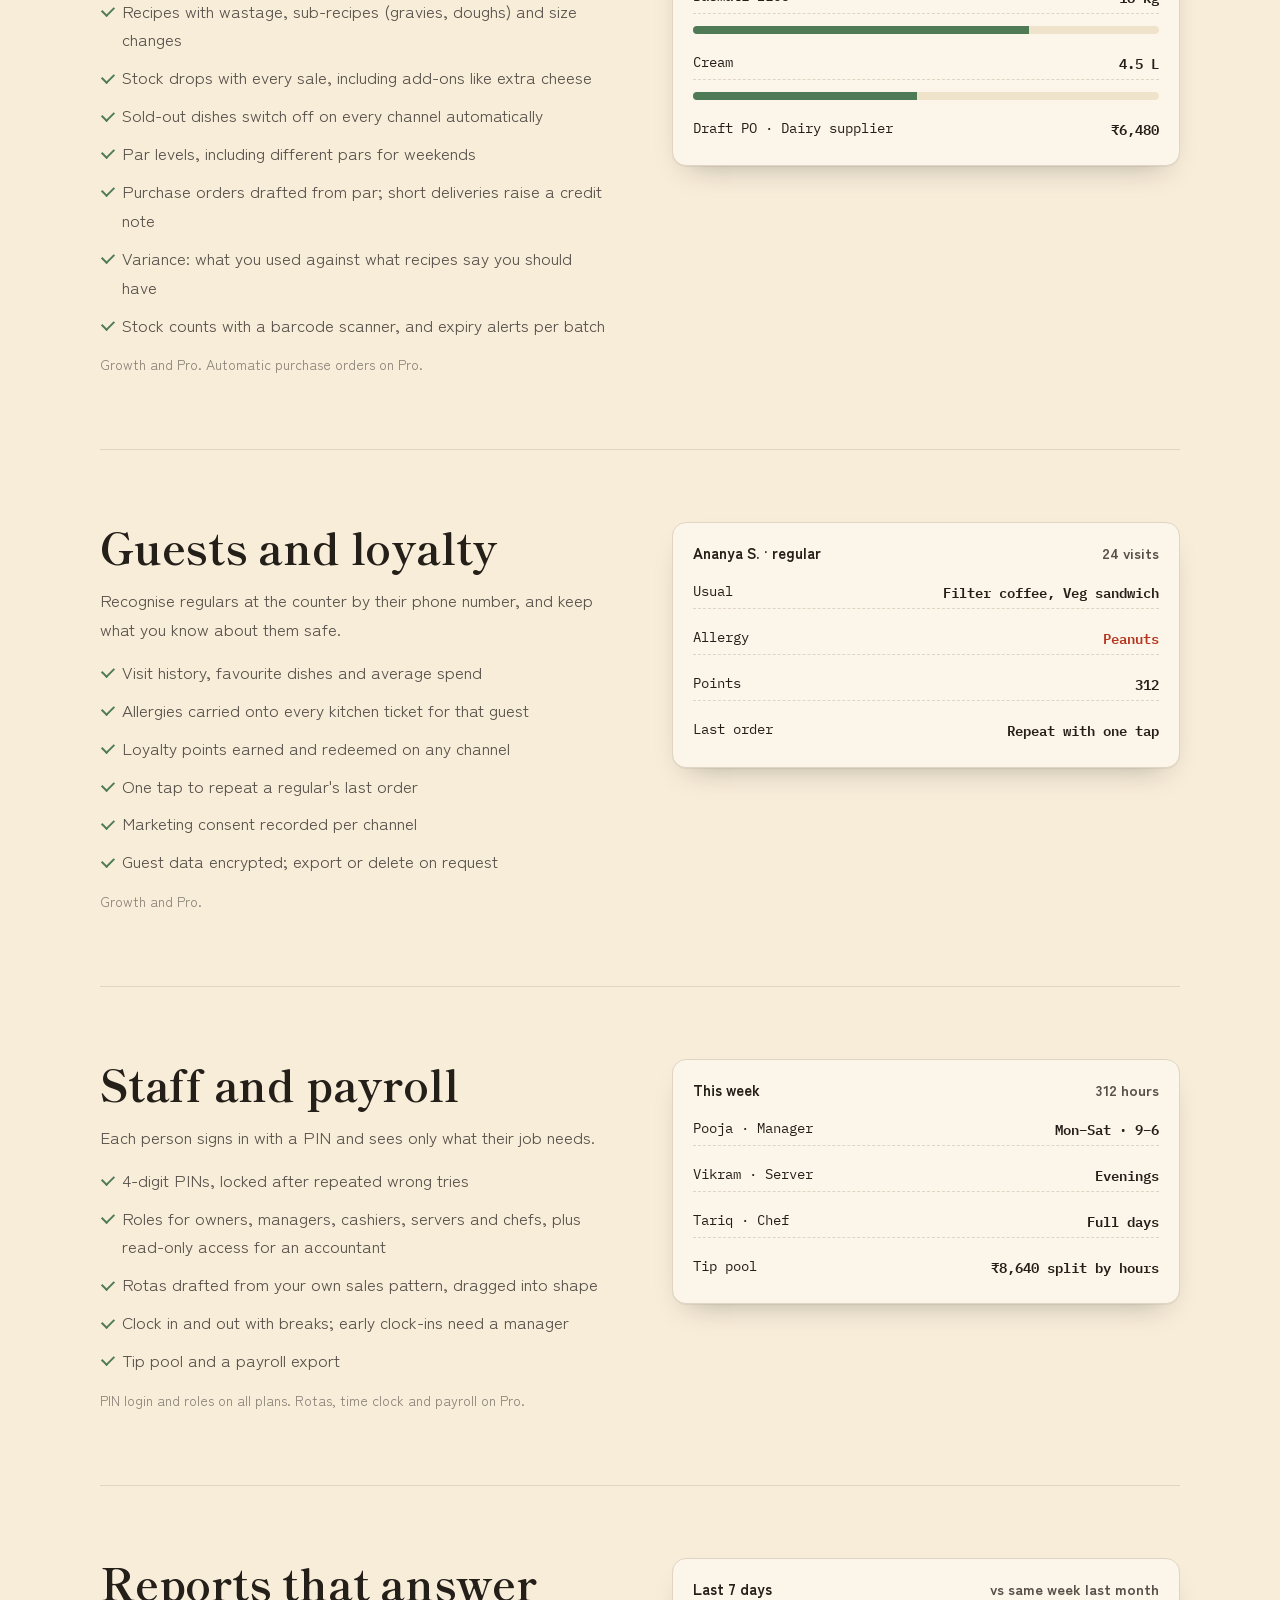
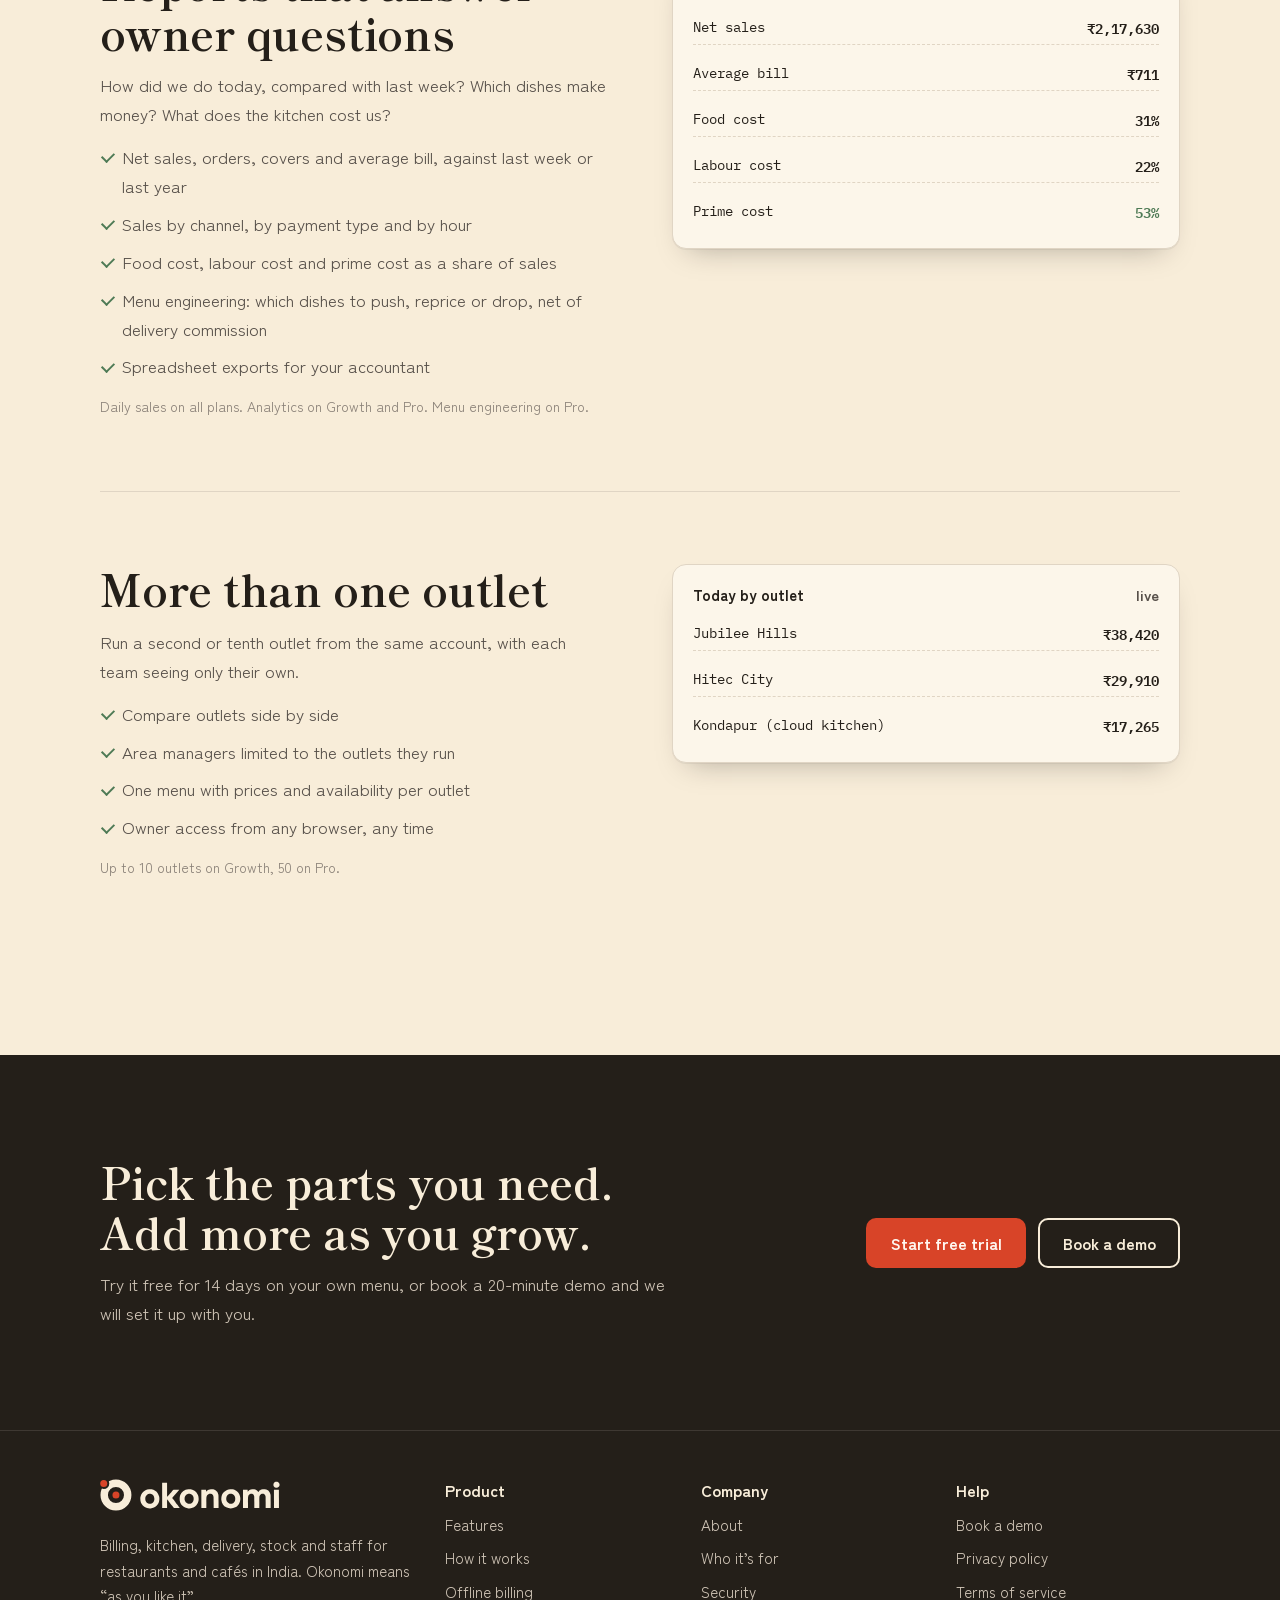
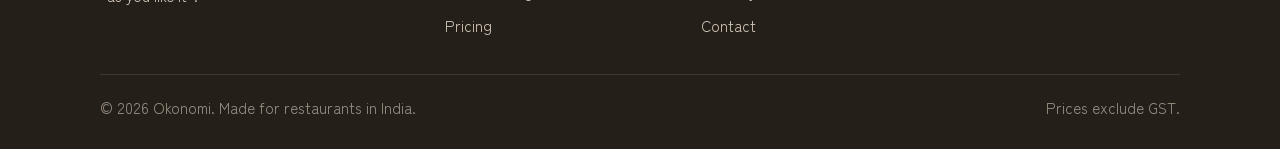
<file: product.html>
<!doctype html>
<html lang="en-IN">
<head>
<meta charset="utf-8">
<meta name="viewport" content="width=device-width, initial-scale=1, viewport-fit=cover">
<title>Product | Okonomi</title>
<meta name="description" content="Every part of Okonomi: billing and payments, kitchen display, delivery and online ordering, tables and bookings, stock and food cost, guests, staff and reports.">
<meta property="og:title" content="Product">
<meta property="og:description" content="Every part of Okonomi: billing and payments, kitchen display, delivery and online ordering, tables and bookings, stock and food cost, guests, staff and reports.">
<meta property="og:image" content="https://okonomi.in/brand/logo-stacked-1024.png">
<meta property="og:type" content="website">
<link rel="canonical" href="https://okonomi.in/product.html">
<link rel="icon" href="brand/favicon.ico" sizes="48x48">
<link rel="icon" href="brand/icon.svg" type="image/svg+xml">
<link rel="apple-touch-icon" href="brand/apple-touch-icon.png">
<meta name="theme-color" content="#D84428">
<link rel="preconnect" href="https://fonts.googleapis.com">
<link rel="preconnect" href="https://fonts.gstatic.com" crossorigin>
<link rel="stylesheet" href="https://fonts.googleapis.com/css2?family=IBM+Plex+Mono:wght@400;600&family=Shippori+Mincho+B1:wght@600;700;800&family=Zen+Kaku+Gothic+New:wght@400;500;700&display=swap">
<link rel="stylesheet" href="assets/site.css">
</head>
<body>
<header class="site-header">
  <div class="wrap">
    <a class="logo" href="index.html" aria-label="Okonomi home">
      <img class="on-light" src="brand/logo.svg" alt="okonomi" width="195" height="34">
      <img class="on-dark" src="brand/logo-dark.svg" alt="okonomi" width="195" height="34">
    </a>
    <nav class="main-nav" id="main-nav" aria-label="Main">
        <a href="product.html" aria-current="page">Product</a>
        <a href="how-it-works.html">How it works</a>
        <a href="solutions.html">Who it’s for</a>
        <a href="pricing.html">Pricing</a>
        <a href="about.html">About</a>
    </nav>
    <div class="header-cta">
            <a class="btn btn-primary" href="contact.html">Book a demo</a>
      <button class="menu-toggle" id="menu-toggle" type="button" aria-expanded="false" aria-controls="main-nav">Menu</button>
    </div>
  </div>
</header>
<main>
<section class="page-hero">
  <div class="wrap">
    <h1>Everything that happens between the order and the bill</h1>
    <p class="lede">Okonomi is one system for the counter, the floor, the kitchen, the store room and the back office. Turn parts on as you need them; the rest stays out of your way.</p>
    <nav class="feature-index" aria-label="Jump to">
      <a href="#billing">Billing</a><a href="#kitchen">Kitchen</a><a href="#delivery">Delivery and online</a><a href="#tables">Tables and bookings</a>
      <a href="#stock">Stock and food cost</a><a href="#guests">Guests</a><a href="#team">Staff</a><a href="#reports">Reports</a><a href="#outlets">Multiple outlets</a>
    </nav>
  </div>
</section>

<section style="padding-top:0">
  <div class="wrap">
    <article class="feature" id="billing">
      <div class="copy">
        <h2>Billing and payments</h2>
        <p class="muted">A fast counter for QSR, and a check that follows the table for dine-in. Money goes into your own account; card numbers never touch Okonomi.</p>
        <ul>
          <li>GST-ready bills with CGST and SGST split, GSTIN printed</li>
          <li>UPI QR on the screen with the amount filled in, card terminals, cash with change</li>
          <li>Split by seat, by item or evenly; part cash, part card</li>
          <li>Tips, with a pool shared by hours worked</li>
          <li>Bar tabs held on a card and closed with the tip</li>
          <li>Voids, discounts above your limit and refunds need a manager's PIN</li>
          <li>Cash drawer shifts with X and Z reports</li>
        </ul>
        <p class="plan-note">All plans.</p>
      </div>
      <div class="panel" aria-label="Example bill">
        <div class="panel-title"><span>Bill R-1042 · Table 7</span><span class="muted small">4 guests</span></div>
        <div class="row"><span>Dal makhani</span><span class="v">₹320</span></div>
        <div class="row"><span>Butter naan ×4</span><span class="v">₹240</span></div>
        <div class="row"><span>Jeera rice</span><span class="v">₹180</span></div>
        <div class="row"><span>CGST 2.5% + SGST 2.5%</span><span class="v">₹37</span></div>
        <div class="row"><span>Total</span><span class="v">₹777</span></div>
        <div class="row"><span>Paid · UPI ₹500 + Cash ₹277</span><span class="v good">Settled</span></div>
      </div>
    </article>

    <article class="feature" id="kitchen">
      <div class="copy">
        <h2>Kitchen display</h2>
        <p class="muted">Tickets go to the station that cooks them. The grill sees grill items, the bar sees drinks. Nothing gets lost on a spike.</p>
        <ul>
          <li>Tickets change colour at 75% and 100% of the target time</li>
          <li>Allergy tickets must be acknowledged before they can be cleared</li>
          <li>Combo meals send each part to its own station</li>
          <li>Hold mains until the table finishes starters, then fire with one tap</li>
          <li>Recall a ticket bumped by mistake</li>
          <li>An all-day count per dish for batch prep</li>
          <li>No screen yet? Tickets print on the counter printer instead</li>
        </ul>
        <p class="plan-note">Growth and Pro.</p>
      </div>
      <div class="panel" aria-label="Example station summary">
        <div class="panel-title"><span>Kitchen · all stations</span><span class="muted small">1:15 pm</span></div>
        <div class="row"><span>Grill · 6 tickets</span><span class="v">avg 11 min</span></div>
        <div class="row"><span>Tandoor · 4 tickets</span><span class="v">avg 9 min</span></div>
        <div class="row"><span>Bar · 5 tickets</span><span class="v">avg 4 min</span></div>
        <div class="row"><span>Running late</span><span class="v bad">1 ticket</span></div>
        <div class="row"><span>Allergy to confirm</span><span class="v bad">Table 4 · peanuts</span></div>
      </div>
    </article>

    <article class="feature" id="delivery">
      <div class="copy">
        <h2>Delivery and online ordering</h2>
        <p class="muted">One inbox for every channel, so no order sits on a tablet nobody is watching.</p>
        <ul>
          <li>Swiggy and Zomato orders straight into the POS and the kitchen</li>
          <li>Accept with a prep time, reject, or auto-accept when the kitchen has room</li>
          <li>Pause a channel when you're swamped; sold-out items switch off everywhere</li>
          <li>Different prices per channel</li>
          <li>QR menus on each table, ordering straight to the kitchen</li>
          <li>Your own ordering page with no commission</li>
          <li>A pickup-counter screen that calls out ready orders</li>
        </ul>
        <p class="plan-note">Swiggy, Zomato and your own page on all plans. QR ordering on Growth and Pro.</p>
      </div>
      <div class="panel" aria-label="Example order inbox">
        <div class="panel-title"><span>Order inbox</span><span class="status">Kitchen has room</span></div>
        <div class="row"><span>Swiggy #4417 · 2 items</span><span class="v">Preparing</span></div>
        <div class="row"><span>Zomato #8801 · 3 items</span><span class="v bad">New · accept?</span></div>
        <div class="row"><span>Website · takeaway</span><span class="v">Ready</span></div>
        <div class="row"><span>QR · Table 2</span><span class="v">Preparing</span></div>
      </div>
    </article>

    <article class="feature" id="tables">
      <div class="copy">
        <h2>Tables and bookings</h2>
        <p class="muted">A live floor plan your host and servers share, and a booking book that knows how long each table takes to turn.</p>
        <ul>
          <li>Drag-and-drop floor plan with sections and table shapes</li>
          <li>Table states from seated to cleaning, with timers</li>
          <li>Move, merge and transfer checks between tables and servers</li>
          <li>Online bookings with deposits and WhatsApp reminders</li>
          <li>Pre-orders that fire to the kitchen when the party sits down</li>
          <li>A waitlist with a quoted wait and a live status link for the guest</li>
        </ul>
        <p class="plan-note">Growth and Pro.</p>
      </div>
      <div class="panel" aria-label="Example tonight's bookings">
        <div class="panel-title"><span>Tonight</span><span class="muted small">38 covers booked</span></div>
        <div class="row"><span>7:30 · Mehta, 4 · Table 6</span><span class="v good">Confirmed</span></div>
        <div class="row"><span>8:00 · Iyer, 2 · birthday</span><span class="v">Reminder sent</span></div>
        <div class="row"><span>8:15 · Khan, 6 · pre-order</span><span class="v">Deposit paid</span></div>
        <div class="row"><span>Waitlist</span><span class="v">3 parties · ~20 min</span></div>
      </div>
    </article>

    <article class="feature" id="stock">
      <div class="copy">
        <h2>Stock and food cost</h2>
        <p class="muted">Recipes turn every sale into stock used, so you see what each plate costs and where stock disappears.</p>
        <ul>
          <li>Recipes with wastage, sub-recipes (gravies, doughs) and size changes</li>
          <li>Stock drops with every sale, including add-ons like extra cheese</li>
          <li>Sold-out dishes switch off on every channel automatically</li>
          <li>Par levels, including different pars for weekends</li>
          <li>Purchase orders drafted from par; short deliveries raise a credit note</li>
          <li>Variance: what you used against what recipes say you should have</li>
          <li>Stock counts with a barcode scanner, and expiry alerts per batch</li>
        </ul>
        <p class="plan-note">Growth and Pro. Automatic purchase orders on Pro.</p>
      </div>
      <div class="panel" aria-label="Example stock levels">
        <div class="panel-title"><span>Store room</span><span class="muted small">today</span></div>
        <div class="row"><span>Paneer</span><span class="v bad">0.4 kg</span></div>
        <div class="bar"><i class="low" style="width:12%"></i></div>
        <div class="row"><span>Basmati rice</span><span class="v">18 kg</span></div>
        <div class="bar"><i style="width:72%"></i></div>
        <div class="row"><span>Cream</span><span class="v">4.5 L</span></div>
        <div class="bar"><i style="width:48%"></i></div>
        <div class="row"><span>Draft PO · Dairy supplier</span><span class="v">₹6,480</span></div>
      </div>
    </article>

    <article class="feature" id="guests">
      <div class="copy">
        <h2>Guests and loyalty</h2>
        <p class="muted">Recognise regulars at the counter by their phone number, and keep what you know about them safe.</p>
        <ul>
          <li>Visit history, favourite dishes and average spend</li>
          <li>Allergies carried onto every kitchen ticket for that guest</li>
          <li>Loyalty points earned and redeemed on any channel</li>
          <li>One tap to repeat a regular's last order</li>
          <li>Marketing consent recorded per channel</li>
          <li>Guest data encrypted; export or delete on request</li>
        </ul>
        <p class="plan-note">Growth and Pro.</p>
      </div>
      <div class="panel" aria-label="Example guest profile">
        <div class="panel-title"><span>Ananya S. · regular</span><span class="muted small">24 visits</span></div>
        <div class="row"><span>Usual</span><span class="v">Filter coffee, Veg sandwich</span></div>
        <div class="row"><span>Allergy</span><span class="v bad">Peanuts</span></div>
        <div class="row"><span>Points</span><span class="v">312</span></div>
        <div class="row"><span>Last order</span><span class="v">Repeat with one tap</span></div>
      </div>
    </article>

    <article class="feature" id="team">
      <div class="copy">
        <h2>Staff and payroll</h2>
        <p class="muted">Each person signs in with a PIN and sees only what their job needs.</p>
        <ul>
          <li>4-digit PINs, locked after repeated wrong tries</li>
          <li>Roles for owners, managers, cashiers, servers and chefs, plus read-only access for an accountant</li>
          <li>Rotas drafted from your own sales pattern, dragged into shape</li>
          <li>Clock in and out with breaks; early clock-ins need a manager</li>
          <li>Tip pool and a payroll export</li>
        </ul>
        <p class="plan-note">PIN login and roles on all plans. Rotas, time clock and payroll on Pro.</p>
      </div>
      <div class="panel" aria-label="Example rota">
        <div class="panel-title"><span>This week</span><span class="muted small">312 hours</span></div>
        <div class="row"><span>Pooja · Manager</span><span class="v">Mon–Sat · 9–6</span></div>
        <div class="row"><span>Vikram · Server</span><span class="v">Evenings</span></div>
        <div class="row"><span>Tariq · Chef</span><span class="v">Full days</span></div>
        <div class="row"><span>Tip pool</span><span class="v">₹8,640 split by hours</span></div>
      </div>
    </article>

    <article class="feature" id="reports">
      <div class="copy">
        <h2>Reports that answer owner questions</h2>
        <p class="muted">How did we do today, compared with last week? Which dishes make money? What does the kitchen cost us?</p>
        <ul>
          <li>Net sales, orders, covers and average bill, against last week or last year</li>
          <li>Sales by channel, by payment type and by hour</li>
          <li>Food cost, labour cost and prime cost as a share of sales</li>
          <li>Menu engineering: which dishes to push, reprice or drop, net of delivery commission</li>
          <li>Spreadsheet exports for your accountant</li>
        </ul>
        <p class="plan-note">Daily sales on all plans. Analytics on Growth and Pro. Menu engineering on Pro.</p>
      </div>
      <div class="panel" aria-label="Example week summary">
        <div class="panel-title"><span>Last 7 days</span><span class="muted small">vs same week last month</span></div>
        <div class="row"><span>Net sales</span><span class="v">₹2,17,630</span></div>
        <div class="row"><span>Average bill</span><span class="v">₹711</span></div>
        <div class="row"><span>Food cost</span><span class="v">31%</span></div>
        <div class="row"><span>Labour cost</span><span class="v">22%</span></div>
        <div class="row"><span>Prime cost</span><span class="v good">53%</span></div>
      </div>
    </article>

    <article class="feature" id="outlets">
      <div class="copy">
        <h2>More than one outlet</h2>
        <p class="muted">Run a second or tenth outlet from the same account, with each team seeing only their own.</p>
        <ul>
          <li>Compare outlets side by side</li>
          <li>Area managers limited to the outlets they run</li>
          <li>One menu with prices and availability per outlet</li>
          <li>Owner access from any browser, any time</li>
        </ul>
        <p class="plan-note">Up to 10 outlets on Growth, 50 on Pro.</p>
      </div>
      <div class="panel" aria-label="Example outlet comparison">
        <div class="panel-title"><span>Today by outlet</span><span class="muted small">live</span></div>
        <div class="row"><span>Jubilee Hills</span><span class="v">₹38,420</span></div>
        <div class="row"><span>Hitec City</span><span class="v">₹29,910</span></div>
        <div class="row"><span>Kondapur (cloud kitchen)</span><span class="v">₹17,265</span></div>
      </div>
    </article>
  </div>
</section>
</main>

<section class="cta-band" aria-label="Get started">
  <div class="wrap">
    <div class="section-head" style="margin:0">
      <h2>Pick the parts you need. Add more as you grow.</h2>
      <p>Try it free for 14 days on your own menu, or book a 20-minute demo and we will set it up with you.</p>
    </div>
    <div class="actions">
      <a class="btn btn-primary" href="contact.html?trial=1">Start free trial</a>
      <a class="btn btn-ghost" href="contact.html">Book a demo</a>
    </div>
  </div>
</section>
<footer class="site-footer">
  <div class="wrap">
    <div class="cols">
      <div style="display:grid;gap:14px;align-content:start">
        <a class="footer-logo" href="index.html"><img src="brand/logo-dark.svg" alt="okonomi" width="183" height="32"></a>
        <p>Billing, kitchen, delivery, stock and staff for restaurants and cafés in India. Okonomi means “as you like it”.</p>
      </div>
      <div>
        <h4>Product</h4>
        <ul>
          <li><a href="product.html">Features</a></li>
          <li><a href="how-it-works.html">How it works</a></li>
          <li><a href="how-it-works.html#offline">Offline billing</a></li>
          <li><a href="pricing.html">Pricing</a></li>
        </ul>
      </div>
      <div>
        <h4>Company</h4>
        <ul>
          <li><a href="about.html">About</a></li>
          <li><a href="solutions.html">Who it’s for</a></li>
          <li><a href="security.html">Security</a></li>
          <li><a href="contact.html">Contact</a></li>
        </ul>
      </div>
      <div>
        <h4>Help</h4>
        <ul>
                    <li><a href="contact.html">Book a demo</a></li>
          <li><a href="privacy.html">Privacy policy</a></li>
          <li><a href="terms.html">Terms of service</a></li>
        </ul>
      </div>
    </div>
    <div class="legal">
      <span>© 2026 Okonomi. Made for restaurants in India.</span>
      <span>Prices exclude GST.</span>
    </div>
  </div>
</footer>
<script src="assets/site.js" defer></script>
</body>
</html>
</file>
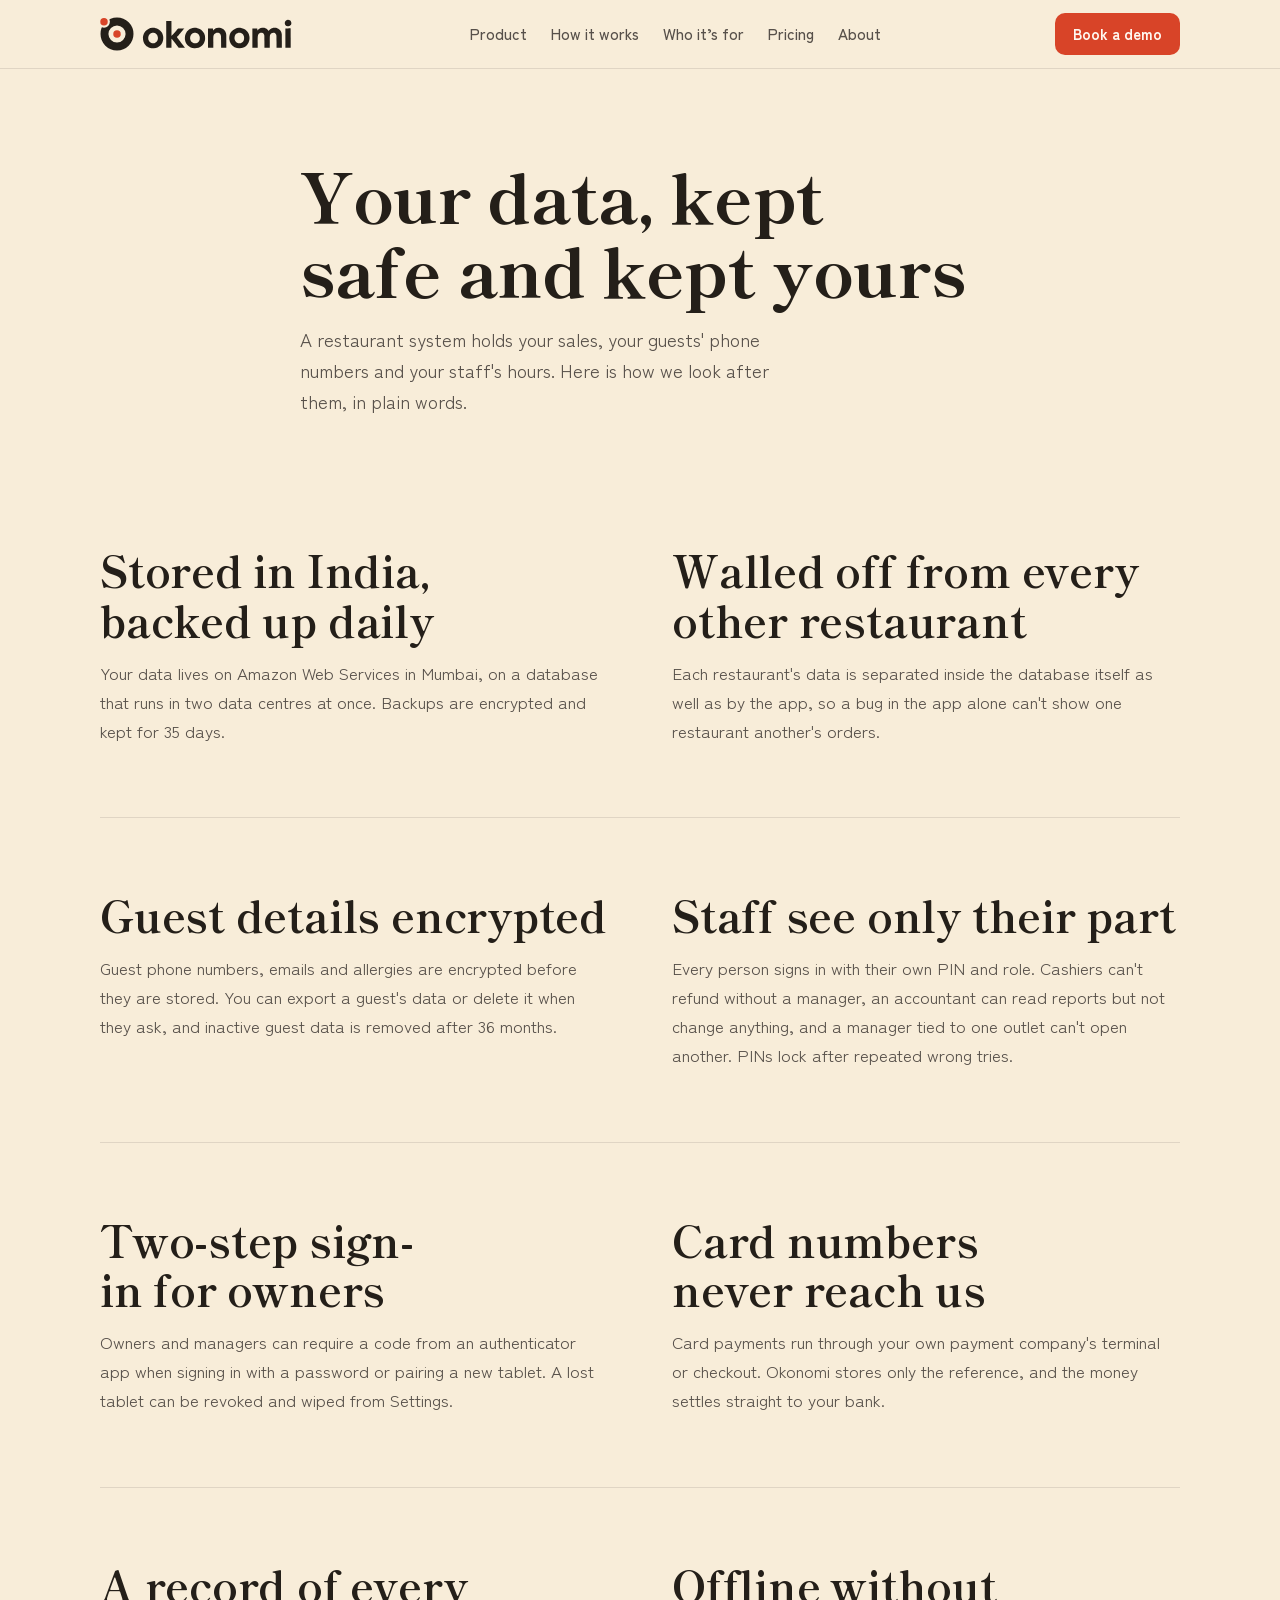
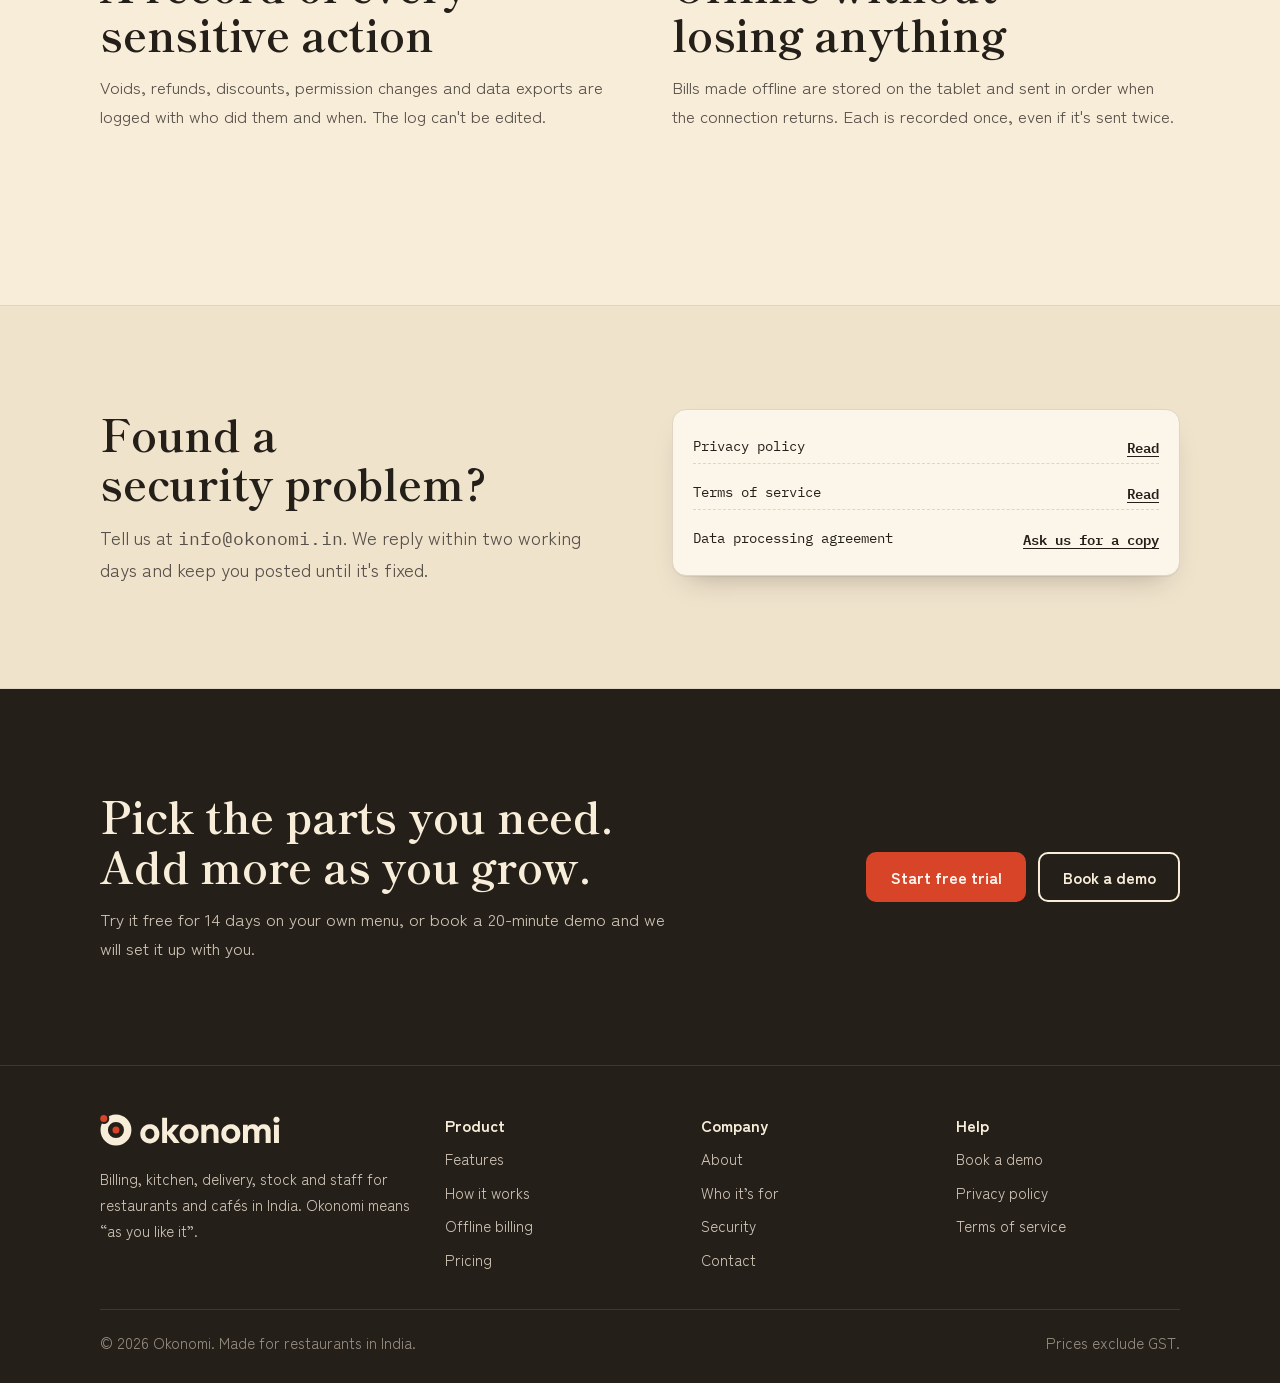
<file: security.html>
<!doctype html>
<html lang="en-IN">
<head>
<meta charset="utf-8">
<meta name="viewport" content="width=device-width, initial-scale=1, viewport-fit=cover">
<title>Security and data | Okonomi</title>
<meta name="description" content="How Okonomi protects restaurant and guest data: storage in India, encryption, separation between restaurants, staff roles, offline safety and payments.">
<meta property="og:title" content="Security and data">
<meta property="og:description" content="How Okonomi protects restaurant and guest data: storage in India, encryption, separation between restaurants, staff roles, offline safety and payments.">
<meta property="og:image" content="https://okonomi.in/brand/logo-stacked-1024.png">
<meta property="og:type" content="website">
<link rel="canonical" href="https://okonomi.in/security.html">
<link rel="icon" href="brand/favicon.ico" sizes="48x48">
<link rel="icon" href="brand/icon.svg" type="image/svg+xml">
<link rel="apple-touch-icon" href="brand/apple-touch-icon.png">
<meta name="theme-color" content="#D84428">
<link rel="preconnect" href="https://fonts.googleapis.com">
<link rel="preconnect" href="https://fonts.gstatic.com" crossorigin>
<link rel="stylesheet" href="https://fonts.googleapis.com/css2?family=IBM+Plex+Mono:wght@400;600&family=Shippori+Mincho+B1:wght@600;700;800&family=Zen+Kaku+Gothic+New:wght@400;500;700&display=swap">
<link rel="stylesheet" href="assets/site.css">
</head>
<body>
<header class="site-header">
  <div class="wrap">
    <a class="logo" href="index.html" aria-label="Okonomi home">
      <img class="on-light" src="brand/logo.svg" alt="okonomi" width="195" height="34">
      <img class="on-dark" src="brand/logo-dark.svg" alt="okonomi" width="195" height="34">
    </a>
    <nav class="main-nav" id="main-nav" aria-label="Main">
        <a href="product.html">Product</a>
        <a href="how-it-works.html">How it works</a>
        <a href="solutions.html">Who it’s for</a>
        <a href="pricing.html">Pricing</a>
        <a href="about.html">About</a>
    </nav>
    <div class="header-cta">
            <a class="btn btn-primary" href="contact.html">Book a demo</a>
      <button class="menu-toggle" id="menu-toggle" type="button" aria-expanded="false" aria-controls="main-nav">Menu</button>
    </div>
  </div>
</header>
<main>
<section class="page-hero">
  <div class="wrap narrow">
    <h1>Your data, kept safe and kept yours</h1>
    <p class="lede">A restaurant system holds your sales, your guests' phone numbers and your staff's hours. Here is how we look after them, in plain words.</p>
  </div>
</section>

<section style="padding-top:0">
  <div class="wrap">
    <article class="feature">
      <div class="copy">
        <h2>Stored in India, backed up daily</h2>
        <p class="muted">Your data lives on Amazon Web Services in Mumbai, on a database that runs in two data centres at once. Backups are encrypted and kept for 35 days.</p>
      </div>
      <div class="copy">
        <h2>Walled off from every other restaurant</h2>
        <p class="muted">Each restaurant's data is separated inside the database itself as well as by the app, so a bug in the app alone can't show one restaurant another's orders.</p>
      </div>
    </article>
    <article class="feature">
      <div class="copy">
        <h2>Guest details encrypted</h2>
        <p class="muted">Guest phone numbers, emails and allergies are encrypted before they are stored. You can export a guest's data or delete it when they ask, and inactive guest data is removed after 36 months.</p>
      </div>
      <div class="copy">
        <h2>Staff see only their part</h2>
        <p class="muted">Every person signs in with their own PIN and role. Cashiers can't refund without a manager, an accountant can read reports but not change anything, and a manager tied to one outlet can't open another. PINs lock after repeated wrong tries.</p>
      </div>
    </article>
    <article class="feature">
      <div class="copy">
        <h2>Two-step sign-in for owners</h2>
        <p class="muted">Owners and managers can require a code from an authenticator app when signing in with a password or pairing a new tablet. A lost tablet can be revoked and wiped from Settings.</p>
      </div>
      <div class="copy">
        <h2>Card numbers never reach us</h2>
        <p class="muted">Card payments run through your own payment company's terminal or checkout. Okonomi stores only the reference, and the money settles straight to your bank.</p>
      </div>
    </article>
    <article class="feature">
      <div class="copy">
        <h2>A record of every sensitive action</h2>
        <p class="muted">Voids, refunds, discounts, permission changes and data exports are logged with who did them and when. The log can't be edited.</p>
      </div>
      <div class="copy">
        <h2>Offline without losing anything</h2>
        <p class="muted">Bills made offline are stored on the tablet and sent in order when the connection returns. Each is recorded once, even if it's sent twice.</p>
      </div>
    </article>
  </div>
</section>

<section class="band" aria-labelledby="report-title">
  <div class="wrap split" style="align-items:start">
    <div class="section-head" style="margin:0">
      <h2 id="report-title">Found a security problem?</h2>
      <p class="lede">Tell us at <span style="font-family:var(--mono)">info@okonomi.in</span>. We reply within two working days and keep you posted until it's fixed.</p>
    </div>
    <div class="panel">
      <div class="row"><span>Privacy policy</span><a class="v" href="privacy.html">Read</a></div>
      <div class="row"><span>Terms of service</span><a class="v" href="terms.html">Read</a></div>
      <div class="row"><span>Data processing agreement</span><a class="v" href="contact.html">Ask us for a copy</a></div>
    </div>
  </div>
</section>
</main>

<section class="cta-band" aria-label="Get started">
  <div class="wrap">
    <div class="section-head" style="margin:0">
      <h2>Pick the parts you need. Add more as you grow.</h2>
      <p>Try it free for 14 days on your own menu, or book a 20-minute demo and we will set it up with you.</p>
    </div>
    <div class="actions">
      <a class="btn btn-primary" href="contact.html?trial=1">Start free trial</a>
      <a class="btn btn-ghost" href="contact.html">Book a demo</a>
    </div>
  </div>
</section>
<footer class="site-footer">
  <div class="wrap">
    <div class="cols">
      <div style="display:grid;gap:14px;align-content:start">
        <a class="footer-logo" href="index.html"><img src="brand/logo-dark.svg" alt="okonomi" width="183" height="32"></a>
        <p>Billing, kitchen, delivery, stock and staff for restaurants and cafés in India. Okonomi means “as you like it”.</p>
      </div>
      <div>
        <h4>Product</h4>
        <ul>
          <li><a href="product.html">Features</a></li>
          <li><a href="how-it-works.html">How it works</a></li>
          <li><a href="how-it-works.html#offline">Offline billing</a></li>
          <li><a href="pricing.html">Pricing</a></li>
        </ul>
      </div>
      <div>
        <h4>Company</h4>
        <ul>
          <li><a href="about.html">About</a></li>
          <li><a href="solutions.html">Who it’s for</a></li>
          <li><a href="security.html">Security</a></li>
          <li><a href="contact.html">Contact</a></li>
        </ul>
      </div>
      <div>
        <h4>Help</h4>
        <ul>
                    <li><a href="contact.html">Book a demo</a></li>
          <li><a href="privacy.html">Privacy policy</a></li>
          <li><a href="terms.html">Terms of service</a></li>
        </ul>
      </div>
    </div>
    <div class="legal">
      <span>© 2026 Okonomi. Made for restaurants in India.</span>
      <span>Prices exclude GST.</span>
    </div>
  </div>
</footer>
<script src="assets/site.js" defer></script>
</body>
</html>
</file>
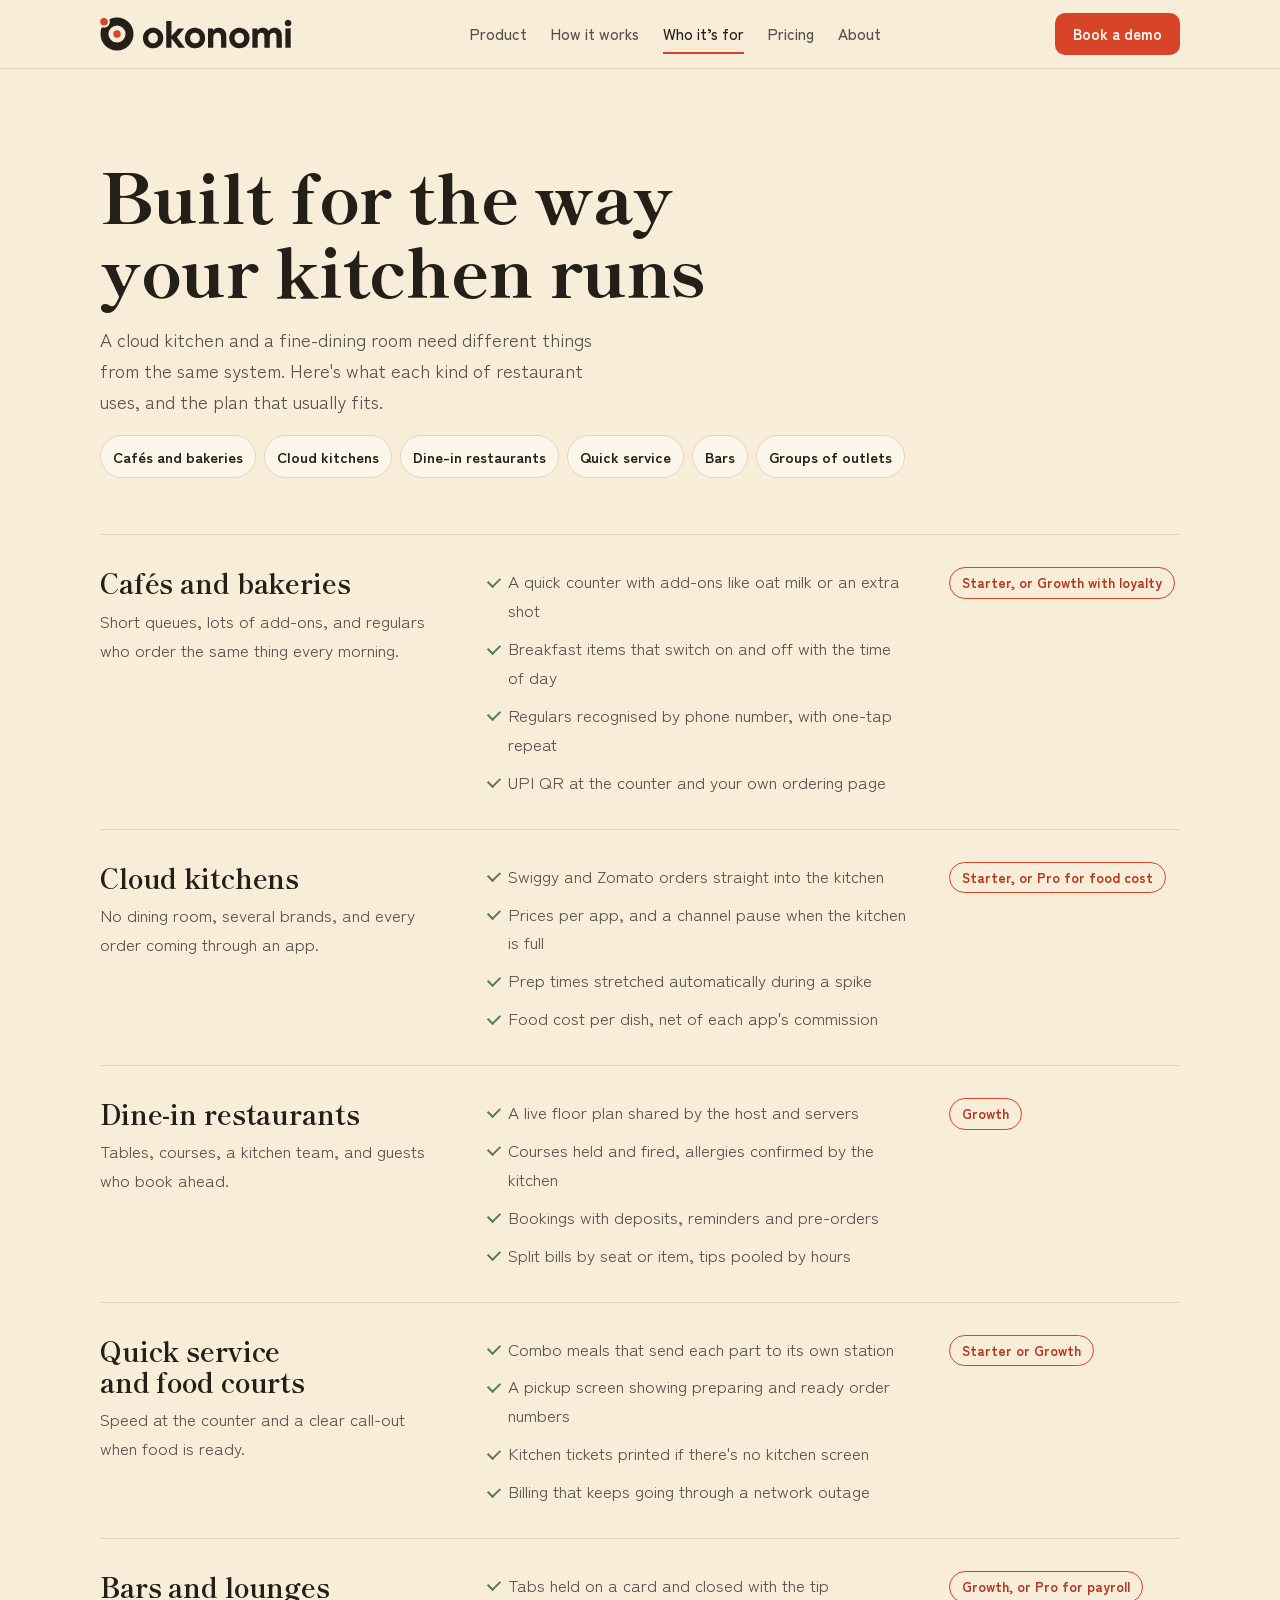
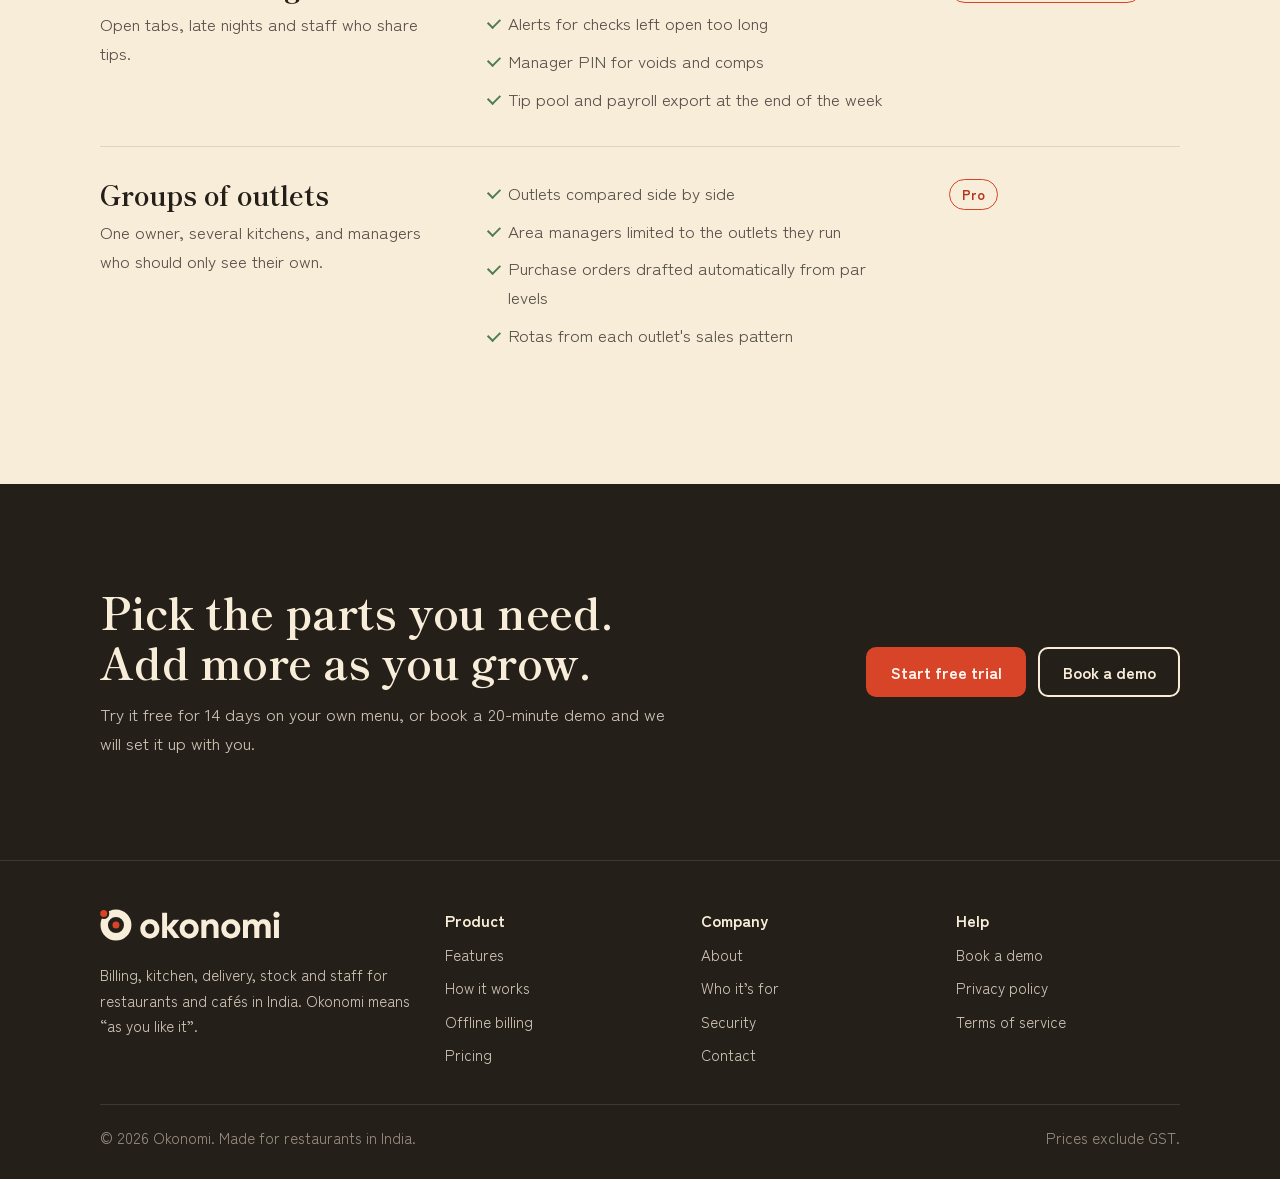
<file: solutions.html>
<!doctype html>
<html lang="en-IN">
<head>
<meta charset="utf-8">
<meta name="viewport" content="width=device-width, initial-scale=1, viewport-fit=cover">
<title>Who it’s for | Okonomi</title>
<meta name="description" content="How cafés, cloud kitchens, dine-in restaurants, quick-service counters, bars and multi-outlet groups use Okonomi, and which plan fits each.">
<meta property="og:title" content="Who it’s for">
<meta property="og:description" content="How cafés, cloud kitchens, dine-in restaurants, quick-service counters, bars and multi-outlet groups use Okonomi, and which plan fits each.">
<meta property="og:image" content="https://okonomi.in/brand/logo-stacked-1024.png">
<meta property="og:type" content="website">
<link rel="canonical" href="https://okonomi.in/solutions.html">
<link rel="icon" href="brand/favicon.ico" sizes="48x48">
<link rel="icon" href="brand/icon.svg" type="image/svg+xml">
<link rel="apple-touch-icon" href="brand/apple-touch-icon.png">
<meta name="theme-color" content="#D84428">
<link rel="preconnect" href="https://fonts.googleapis.com">
<link rel="preconnect" href="https://fonts.gstatic.com" crossorigin>
<link rel="stylesheet" href="https://fonts.googleapis.com/css2?family=IBM+Plex+Mono:wght@400;600&family=Shippori+Mincho+B1:wght@600;700;800&family=Zen+Kaku+Gothic+New:wght@400;500;700&display=swap">
<link rel="stylesheet" href="assets/site.css">
</head>
<body>
<header class="site-header">
  <div class="wrap">
    <a class="logo" href="index.html" aria-label="Okonomi home">
      <img class="on-light" src="brand/logo.svg" alt="okonomi" width="195" height="34">
      <img class="on-dark" src="brand/logo-dark.svg" alt="okonomi" width="195" height="34">
    </a>
    <nav class="main-nav" id="main-nav" aria-label="Main">
        <a href="product.html">Product</a>
        <a href="how-it-works.html">How it works</a>
        <a href="solutions.html" aria-current="page">Who it’s for</a>
        <a href="pricing.html">Pricing</a>
        <a href="about.html">About</a>
    </nav>
    <div class="header-cta">
            <a class="btn btn-primary" href="contact.html">Book a demo</a>
      <button class="menu-toggle" id="menu-toggle" type="button" aria-expanded="false" aria-controls="main-nav">Menu</button>
    </div>
  </div>
</header>
<main>
<section class="page-hero">
  <div class="wrap">
    <h1>Built for the way your kitchen runs</h1>
    <p class="lede">A cloud kitchen and a fine-dining room need different things from the same system. Here's what each kind of restaurant uses, and the plan that usually fits.</p>
    <nav class="feature-index" aria-label="Jump to">
      <a href="#cafes">Cafés and bakeries</a><a href="#cloud">Cloud kitchens</a><a href="#dinein">Dine-in restaurants</a>
      <a href="#qsr">Quick service</a><a href="#bars">Bars</a><a href="#groups">Groups of outlets</a>
    </nav>
  </div>
</section>

<section style="padding-top:0">
  <div class="wrap solutions">
    <article class="solution" id="cafes">
      <div><h2 style="font-size:1.7rem">Cafés and bakeries</h2><p class="muted" style="margin-top:8px">Short queues, lots of add-ons, and regulars who order the same thing every morning.</p></div>
      <ul class="ticklist">
        <li>A quick counter with add-ons like oat milk or an extra shot</li>
        <li>Breakfast items that switch on and off with the time of day</li>
        <li>Regulars recognised by phone number, with one-tap repeat</li>
        <li>UPI QR at the counter and your own ordering page</li>
      </ul>
      <a class="plan-pill" href="pricing.html">Starter, or Growth with loyalty</a>
    </article>
    <article class="solution" id="cloud">
      <div><h2 style="font-size:1.7rem">Cloud kitchens</h2><p class="muted" style="margin-top:8px">No dining room, several brands, and every order coming through an app.</p></div>
      <ul class="ticklist">
        <li>Swiggy and Zomato orders straight into the kitchen</li>
        <li>Prices per app, and a channel pause when the kitchen is full</li>
        <li>Prep times stretched automatically during a spike</li>
        <li>Food cost per dish, net of each app's commission</li>
      </ul>
      <a class="plan-pill" href="pricing.html">Starter, or Pro for food cost</a>
    </article>
    <article class="solution" id="dinein">
      <div><h2 style="font-size:1.7rem">Dine-in restaurants</h2><p class="muted" style="margin-top:8px">Tables, courses, a kitchen team, and guests who book ahead.</p></div>
      <ul class="ticklist">
        <li>A live floor plan shared by the host and servers</li>
        <li>Courses held and fired, allergies confirmed by the kitchen</li>
        <li>Bookings with deposits, reminders and pre-orders</li>
        <li>Split bills by seat or item, tips pooled by hours</li>
      </ul>
      <a class="plan-pill" href="pricing.html">Growth</a>
    </article>
    <article class="solution" id="qsr">
      <div><h2 style="font-size:1.7rem">Quick service and food courts</h2><p class="muted" style="margin-top:8px">Speed at the counter and a clear call-out when food is ready.</p></div>
      <ul class="ticklist">
        <li>Combo meals that send each part to its own station</li>
        <li>A pickup screen showing preparing and ready order numbers</li>
        <li>Kitchen tickets printed if there's no kitchen screen</li>
        <li>Billing that keeps going through a network outage</li>
      </ul>
      <a class="plan-pill" href="pricing.html">Starter or Growth</a>
    </article>
    <article class="solution" id="bars">
      <div><h2 style="font-size:1.7rem">Bars and lounges</h2><p class="muted" style="margin-top:8px">Open tabs, late nights and staff who share tips.</p></div>
      <ul class="ticklist">
        <li>Tabs held on a card and closed with the tip</li>
        <li>Alerts for checks left open too long</li>
        <li>Manager PIN for voids and comps</li>
        <li>Tip pool and payroll export at the end of the week</li>
      </ul>
      <a class="plan-pill" href="pricing.html">Growth, or Pro for payroll</a>
    </article>
    <article class="solution" id="groups">
      <div><h2 style="font-size:1.7rem">Groups of outlets</h2><p class="muted" style="margin-top:8px">One owner, several kitchens, and managers who should only see their own.</p></div>
      <ul class="ticklist">
        <li>Outlets compared side by side</li>
        <li>Area managers limited to the outlets they run</li>
        <li>Purchase orders drafted automatically from par levels</li>
        <li>Rotas from each outlet's sales pattern</li>
      </ul>
      <a class="plan-pill" href="pricing.html">Pro</a>
    </article>
  </div>
</section>
</main>

<section class="cta-band" aria-label="Get started">
  <div class="wrap">
    <div class="section-head" style="margin:0">
      <h2>Pick the parts you need. Add more as you grow.</h2>
      <p>Try it free for 14 days on your own menu, or book a 20-minute demo and we will set it up with you.</p>
    </div>
    <div class="actions">
      <a class="btn btn-primary" href="contact.html?trial=1">Start free trial</a>
      <a class="btn btn-ghost" href="contact.html">Book a demo</a>
    </div>
  </div>
</section>
<footer class="site-footer">
  <div class="wrap">
    <div class="cols">
      <div style="display:grid;gap:14px;align-content:start">
        <a class="footer-logo" href="index.html"><img src="brand/logo-dark.svg" alt="okonomi" width="183" height="32"></a>
        <p>Billing, kitchen, delivery, stock and staff for restaurants and cafés in India. Okonomi means “as you like it”.</p>
      </div>
      <div>
        <h4>Product</h4>
        <ul>
          <li><a href="product.html">Features</a></li>
          <li><a href="how-it-works.html">How it works</a></li>
          <li><a href="how-it-works.html#offline">Offline billing</a></li>
          <li><a href="pricing.html">Pricing</a></li>
        </ul>
      </div>
      <div>
        <h4>Company</h4>
        <ul>
          <li><a href="about.html">About</a></li>
          <li><a href="solutions.html">Who it’s for</a></li>
          <li><a href="security.html">Security</a></li>
          <li><a href="contact.html">Contact</a></li>
        </ul>
      </div>
      <div>
        <h4>Help</h4>
        <ul>
                    <li><a href="contact.html">Book a demo</a></li>
          <li><a href="privacy.html">Privacy policy</a></li>
          <li><a href="terms.html">Terms of service</a></li>
        </ul>
      </div>
    </div>
    <div class="legal">
      <span>© 2026 Okonomi. Made for restaurants in India.</span>
      <span>Prices exclude GST.</span>
    </div>
  </div>
</footer>
<script src="assets/site.js" defer></script>
</body>
</html>
</file>
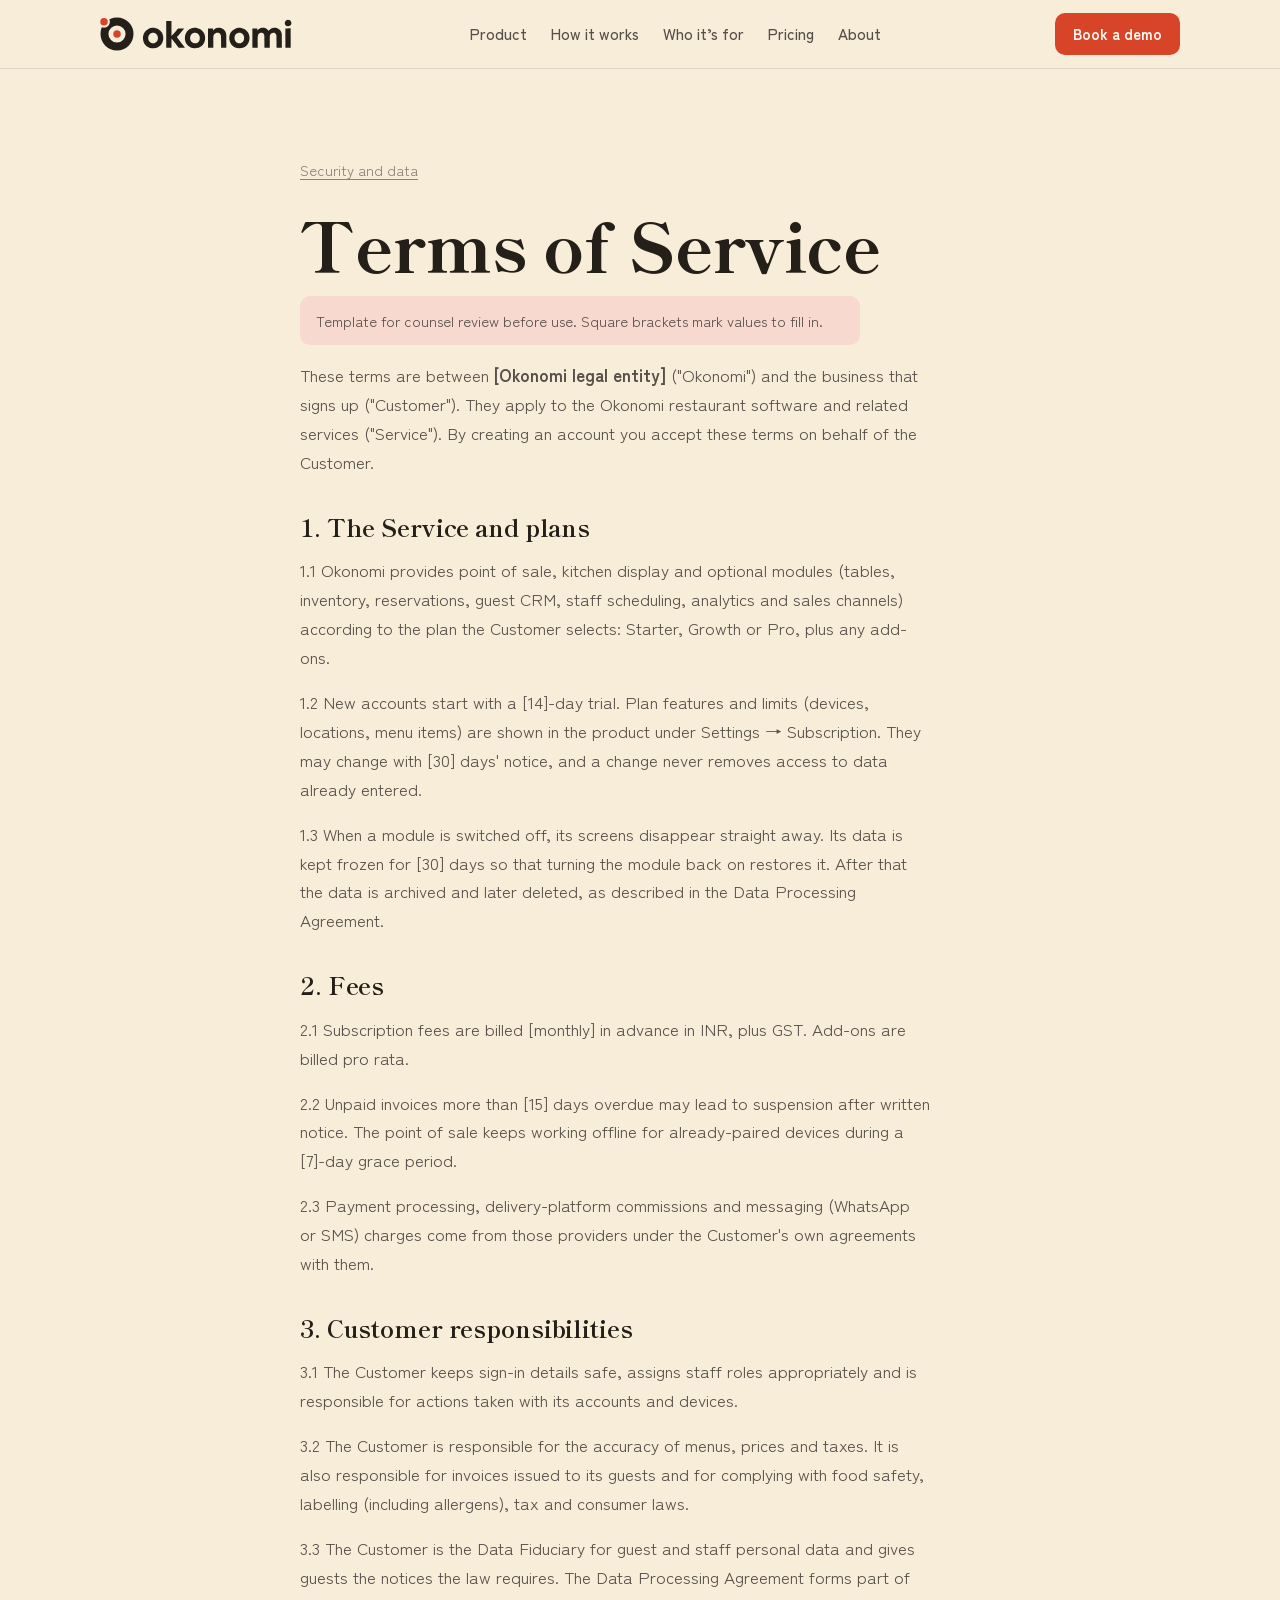
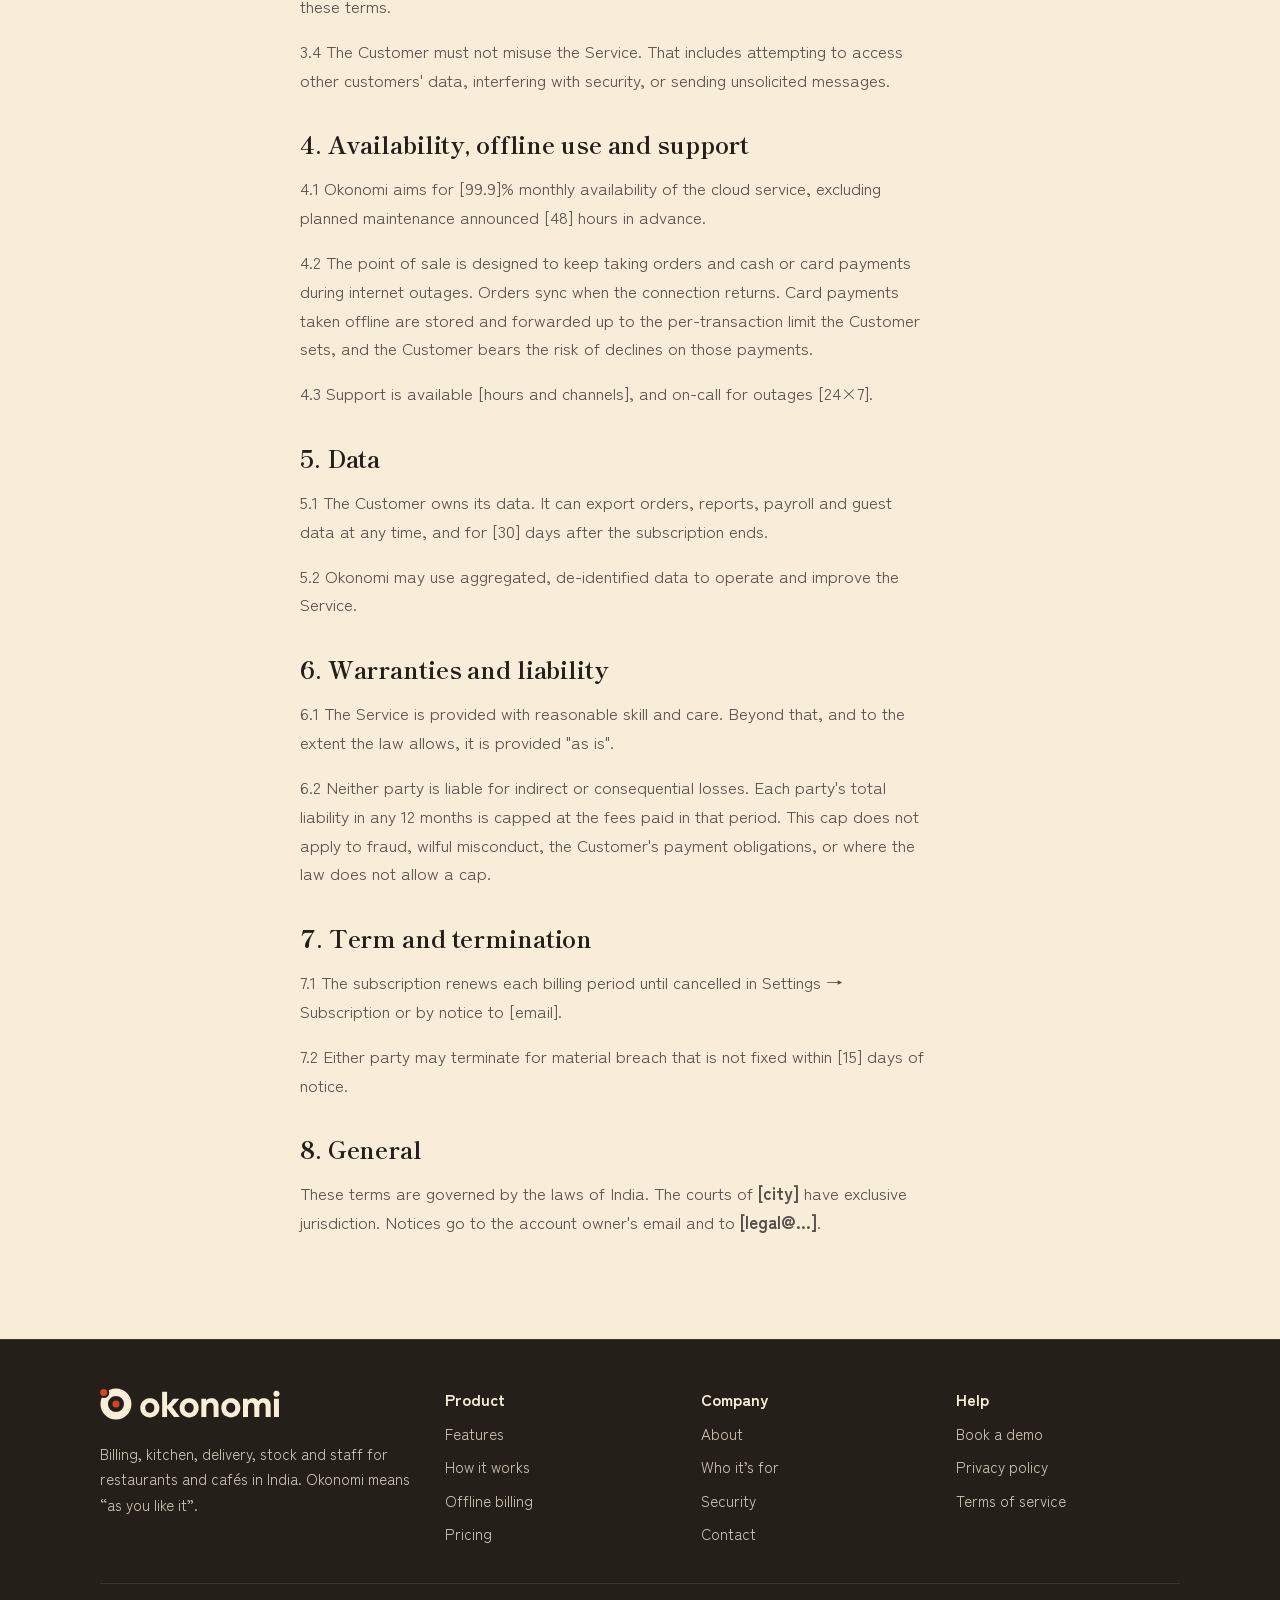
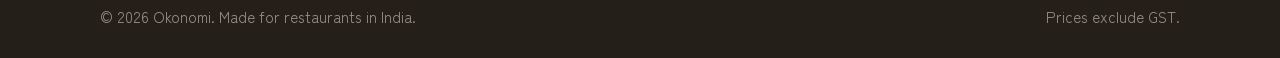
<file: terms.html>
<!doctype html>
<html lang="en-IN">
<head>
<meta charset="utf-8">
<meta name="viewport" content="width=device-width, initial-scale=1, viewport-fit=cover">
<title>Terms of service | Okonomi</title>
<meta name="description" content="The terms that apply to Okonomi subscriptions and services.">
<meta property="og:title" content="Terms of service">
<meta property="og:description" content="The terms that apply to Okonomi subscriptions and services.">
<meta property="og:image" content="https://okonomi.in/brand/logo-stacked-1024.png">
<meta property="og:type" content="website">
<link rel="canonical" href="https://okonomi.in/terms.html">
<link rel="icon" href="brand/favicon.ico" sizes="48x48">
<link rel="icon" href="brand/icon.svg" type="image/svg+xml">
<link rel="apple-touch-icon" href="brand/apple-touch-icon.png">
<meta name="theme-color" content="#D84428">
<link rel="preconnect" href="https://fonts.googleapis.com">
<link rel="preconnect" href="https://fonts.gstatic.com" crossorigin>
<link rel="stylesheet" href="https://fonts.googleapis.com/css2?family=IBM+Plex+Mono:wght@400;600&family=Shippori+Mincho+B1:wght@600;700;800&family=Zen+Kaku+Gothic+New:wght@400;500;700&display=swap">
<link rel="stylesheet" href="assets/site.css">
</head>
<body>
<header class="site-header">
  <div class="wrap">
    <a class="logo" href="index.html" aria-label="Okonomi home">
      <img class="on-light" src="brand/logo.svg" alt="okonomi" width="195" height="34">
      <img class="on-dark" src="brand/logo-dark.svg" alt="okonomi" width="195" height="34">
    </a>
    <nav class="main-nav" id="main-nav" aria-label="Main">
        <a href="product.html">Product</a>
        <a href="how-it-works.html">How it works</a>
        <a href="solutions.html">Who it’s for</a>
        <a href="pricing.html">Pricing</a>
        <a href="about.html">About</a>
    </nav>
    <div class="header-cta">
            <a class="btn btn-primary" href="contact.html">Book a demo</a>
      <button class="menu-toggle" id="menu-toggle" type="button" aria-expanded="false" aria-controls="main-nav">Menu</button>
    </div>
  </div>
</header>
<main>
<section class="page-hero" style="padding-bottom:0">
  <div class="wrap narrow">
    <p class="crumb"><a href="security.html">Security and data</a></p>
  </div>
</section>
<section style="padding-top:24px">
  <div class="wrap narrow prose">
<h1>Terms of Service</h1>
<p class="draft-note">Template for counsel review before use. Square brackets mark values to fill in.</p>
<p>These terms are between <strong>[Okonomi legal entity]</strong> (&quot;Okonomi&quot;) and the business that signs up (&quot;Customer&quot;). They apply to the Okonomi restaurant software and related services (&quot;Service&quot;). By creating an account you accept these terms on behalf of the Customer.</p>
<h2>1. The Service and plans</h2>
<p>1.1 Okonomi provides point of sale, kitchen display and optional modules (tables, inventory, reservations, guest CRM, staff scheduling, analytics and sales channels) according to the plan the Customer selects: Starter, Growth or Pro, plus any add-ons.</p>
<p>1.2 New accounts start with a [14]-day trial. Plan features and limits (devices, locations, menu items) are shown in the product under Settings → Subscription. They may change with [30] days' notice, and a change never removes access to data already entered.</p>
<p>1.3 When a module is switched off, its screens disappear straight away. Its data is kept frozen for [30] days so that turning the module back on restores it. After that the data is archived and later deleted, as described in the Data Processing Agreement.</p>
<h2>2. Fees</h2>
<p>2.1 Subscription fees are billed [monthly] in advance in INR, plus GST. Add-ons are billed pro rata.</p>
<p>2.2 Unpaid invoices more than [15] days overdue may lead to suspension after written notice. The point of sale keeps working offline for already-paired devices during a [7]-day grace period.</p>
<p>2.3 Payment processing, delivery-platform commissions and messaging (WhatsApp or SMS) charges come from those providers under the Customer's own agreements with them.</p>
<h2>3. Customer responsibilities</h2>
<p>3.1 The Customer keeps sign-in details safe, assigns staff roles appropriately and is responsible for actions taken with its accounts and devices.</p>
<p>3.2 The Customer is responsible for the accuracy of menus, prices and taxes. It is also responsible for invoices issued to its guests and for complying with food safety, labelling (including allergens), tax and consumer laws.</p>
<p>3.3 The Customer is the Data Fiduciary for guest and staff personal data and gives guests the notices the law requires. The Data Processing Agreement forms part of these terms.</p>
<p>3.4 The Customer must not misuse the Service. That includes attempting to access other customers' data, interfering with security, or sending unsolicited messages.</p>
<h2>4. Availability, offline use and support</h2>
<p>4.1 Okonomi aims for [99.9]% monthly availability of the cloud service, excluding planned maintenance announced [48] hours in advance.</p>
<p>4.2 The point of sale is designed to keep taking orders and cash or card payments during internet outages. Orders sync when the connection returns. Card payments taken offline are stored and forwarded up to the per-transaction limit the Customer sets, and the Customer bears the risk of declines on those payments.</p>
<p>4.3 Support is available [hours and channels], and on-call for outages [24×7].</p>
<h2>5. Data</h2>
<p>5.1 The Customer owns its data. It can export orders, reports, payroll and guest data at any time, and for [30] days after the subscription ends.</p>
<p>5.2 Okonomi may use aggregated, de-identified data to operate and improve the Service.</p>
<h2>6. Warranties and liability</h2>
<p>6.1 The Service is provided with reasonable skill and care. Beyond that, and to the extent the law allows, it is provided &quot;as is&quot;.</p>
<p>6.2 Neither party is liable for indirect or consequential losses. Each party's total liability in any 12 months is capped at the fees paid in that period. This cap does not apply to fraud, wilful misconduct, the Customer's payment obligations, or where the law does not allow a cap.</p>
<h2>7. Term and termination</h2>
<p>7.1 The subscription renews each billing period until cancelled in Settings → Subscription or by notice to [email].</p>
<p>7.2 Either party may terminate for material breach that is not fixed within [15] days of notice.</p>
<h2>8. General</h2>
<p>These terms are governed by the laws of India. The courts of <strong>[city]</strong> have exclusive jurisdiction. Notices go to the account owner's email and to <strong>[legal@…]</strong>.</p>
  </div>
</section>
</main>

<footer class="site-footer">
  <div class="wrap">
    <div class="cols">
      <div style="display:grid;gap:14px;align-content:start">
        <a class="footer-logo" href="index.html"><img src="brand/logo-dark.svg" alt="okonomi" width="183" height="32"></a>
        <p>Billing, kitchen, delivery, stock and staff for restaurants and cafés in India. Okonomi means “as you like it”.</p>
      </div>
      <div>
        <h4>Product</h4>
        <ul>
          <li><a href="product.html">Features</a></li>
          <li><a href="how-it-works.html">How it works</a></li>
          <li><a href="how-it-works.html#offline">Offline billing</a></li>
          <li><a href="pricing.html">Pricing</a></li>
        </ul>
      </div>
      <div>
        <h4>Company</h4>
        <ul>
          <li><a href="about.html">About</a></li>
          <li><a href="solutions.html">Who it’s for</a></li>
          <li><a href="security.html">Security</a></li>
          <li><a href="contact.html">Contact</a></li>
        </ul>
      </div>
      <div>
        <h4>Help</h4>
        <ul>
                    <li><a href="contact.html">Book a demo</a></li>
          <li><a href="privacy.html">Privacy policy</a></li>
          <li><a href="terms.html">Terms of service</a></li>
        </ul>
      </div>
    </div>
    <div class="legal">
      <span>© 2026 Okonomi. Made for restaurants in India.</span>
      <span>Prices exclude GST.</span>
    </div>
  </div>
</footer>
<script src="assets/site.js" defer></script>
</body>
</html>
</file>
<file: assets/site.css>
/* Okonomi website. Brand tokens from logos/okonomi/BRAND.md: chilli red #D84428, ink #241F19, cream #F8EDD9. */
:root {
  --vermilion: #d84428;
  --vermilion-deep: #b53620;
  --vermilion-wash: #f7d9cf;
  --ink: #241f19;
  --ink-2: #57504a;
  --ink-3: #8a8178;
  --cream: #f8edd9;
  --paper: #fcf6ea;
  --rice: #f0e3cc;
  --line: #e0d5c4;
  --rail: #c9bdab;
  --matcha: #4e7a55;
  --matcha-wash: #dde9d9;
  --on-accent: #fff8f1;
  --shadow: 0 1px 0 rgba(31, 27, 24, .05), 0 14px 28px -16px rgba(31, 27, 24, .35);
  --display: "Shippori Mincho B1", "Hiragino Mincho ProN", "Yu Mincho", Georgia, serif;
  --body: "Zen Kaku Gothic New", "Hiragino Sans", "Segoe UI", system-ui, sans-serif;
  --mono: "IBM Plex Mono", ui-monospace, "SFMono-Regular", Menlo, monospace;
  --radius: 14px;
  color-scheme: light;
}
@media (prefers-color-scheme: dark) {
  :root:not([data-theme="light"]) {
    --vermilion: #e8614a; --vermilion-deep: #f07a63; --vermilion-wash: #4a2319;
    --ink: #f3ebdf; --ink-2: #c7bcae; --ink-3: #978c80;
    --cream: #241f19; --paper: #29241f; --rice: #231f1b; --line: #3a332d; --rail: #544a41;
    --matcha: #8fbf94; --matcha-wash: #243426; --on-accent: #241f19;
    --shadow: 0 1px 0 rgba(0, 0, 0, .3), 0 16px 30px -16px rgba(0, 0, 0, .8);
    color-scheme: dark;
  }
}
:root[data-theme="dark"] {
  --vermilion: #e8614a; --vermilion-deep: #f07a63; --vermilion-wash: #4a2319;
  --ink: #f3ebdf; --ink-2: #c7bcae; --ink-3: #978c80;
  --cream: #241f19; --paper: #29241f; --rice: #231f1b; --line: #3a332d; --rail: #544a41;
  --matcha: #8fbf94; --matcha-wash: #243426; --on-accent: #241f19;
  --shadow: 0 1px 0 rgba(0, 0, 0, .3), 0 16px 30px -16px rgba(0, 0, 0, .8);
  color-scheme: dark;
}

* { box-sizing: border-box; }
html { scroll-behavior: smooth; }
@media (prefers-reduced-motion: reduce) { html { scroll-behavior: auto; } }
body { margin: 0; background: var(--cream); color: var(--ink); font: 400 17px/1.7 var(--body); -webkit-font-smoothing: antialiased; }
img, svg { max-width: 100%; }
a { color: inherit; text-underline-offset: 3px; }
:focus-visible { outline: 3px solid var(--vermilion); outline-offset: 3px; border-radius: 4px; }
.wrap { max-width: 1160px; margin: 0 auto; padding-inline: clamp(16px, 4vw, 40px); }
.narrow { max-width: 760px; }

h1, h2, h3 { font-family: var(--display); font-weight: 700; margin: 0; text-wrap: balance; letter-spacing: -.005em; }
h1 { font-size: clamp(2.4rem, 5.6vw, 4.3rem); line-height: 1.08; font-weight: 800; }
h2 { font-size: clamp(1.8rem, 3.6vw, 2.7rem); line-height: 1.15; }
h3 { font-size: 1.28rem; line-height: 1.3; }
h4 { font: 700 1rem/1.4 var(--body); margin: 0; }
p { margin: 0; max-width: 64ch; }
.lede { font-size: 1.15rem; color: var(--ink-2); max-width: 56ch; }
.muted { color: var(--ink-2); }
.small { font-size: .92rem; }

/* ---------- Buttons ---------- */
.btn { display: inline-flex; align-items: center; justify-content: center; gap: .5em; min-height: 50px; padding: 0 1.4em; border-radius: 10px; font: 700 1rem/1 var(--body); text-decoration: none; cursor: pointer; border: 2px solid transparent; transition: background .12s ease, color .12s ease, transform .12s ease; }
.btn:active { transform: translateY(1px); }
.btn-primary { background: var(--vermilion); color: var(--on-accent); }
.btn-primary:hover { background: var(--vermilion-deep); }
.btn-ghost { border-color: var(--ink); color: var(--ink); background: transparent; }
.btn-ghost:hover { background: var(--rice); }
.actions { display: flex; flex-wrap: wrap; gap: 12px; }
.text-link { font-weight: 700; color: var(--vermilion-deep); text-decoration: underline; text-decoration-thickness: 2px; }

/* ---------- Header ---------- */
.site-header { position: sticky; top: env(safe-area-inset-top, 0px); z-index: 30; background: color-mix(in srgb, var(--cream) 92%, transparent); backdrop-filter: blur(8px); border-bottom: 1px solid var(--line); }
.site-header .wrap { display: flex; align-items: center; justify-content: space-between; gap: 20px; min-height: 68px; }
.logo { display: flex; align-items: center; text-decoration: none; flex: none; }
.logo img { height: 34px; width: auto; display: block; }
.logo .on-dark { display: none; }
@media (prefers-color-scheme: dark) { :root:not([data-theme="light"]) .logo .on-light { display: none; } :root:not([data-theme="light"]) .logo .on-dark { display: block; } }
:root[data-theme="dark"] .logo .on-light { display: none; }
:root[data-theme="dark"] .logo .on-dark { display: block; }
.main-nav { display: flex; align-items: center; gap: 24px; font-weight: 500; font-size: .96rem; }
.main-nav a { text-decoration: none; color: var(--ink-2); padding-block: 6px; border-bottom: 2px solid transparent; }
.main-nav a:hover { color: var(--ink); }
.main-nav a[aria-current="page"] { color: var(--ink); border-bottom-color: var(--vermilion); }
.header-cta { display: flex; gap: 10px; align-items: center; }
.header-cta .btn { min-height: 42px; padding: 0 1.05em; font-size: .94rem; }
.signin { font-weight: 700; font-size: .94rem; text-decoration: none; }
.menu-toggle { display: none; background: none; border: 2px solid var(--ink); border-radius: 10px; min-height: 42px; padding: 0 12px; font: 700 .94rem/1 var(--body); color: var(--ink); cursor: pointer; }
@media (max-width: 980px) {
  .menu-toggle { display: inline-flex; align-items: center; }
  .main-nav { display: none; position: absolute; left: 0; right: 0; top: 100%; flex-direction: column; align-items: stretch; gap: 0; background: var(--cream); border-bottom: 1px solid var(--line); padding: 8px clamp(16px, 4vw, 40px) 16px; }
  .main-nav.open { display: flex; }
  .main-nav a { padding-block: 12px; border-bottom: 1px solid var(--line); }
  .main-nav a[aria-current="page"] { border-bottom-color: var(--line); color: var(--vermilion-deep); }
  .signin { display: none; }
}
@media (max-width: 420px) { .header-cta .btn { display: none; } }

/* ---------- Page structure ---------- */
section { padding-block: clamp(56px, 8vw, 104px); }
.band { background: var(--rice); border-block: 1px solid var(--line); }
.ink-band { background: #241f19; color: #f8edd9; }
.ink-band .muted, .ink-band .lede { color: #cfc4b6; }
.ink-band h2, .ink-band h3 { color: #f8edd9; }
.section-head { display: grid; gap: 14px; margin-bottom: clamp(32px, 5vw, 56px); }
.page-hero { padding-block: clamp(48px, 7vw, 88px) clamp(32px, 5vw, 56px); }
.page-hero .wrap { display: grid; gap: 18px; }
.crumb { font-size: .92rem; color: var(--ink-3); }
.split { display: grid; grid-template-columns: minmax(0, 1fr) minmax(0, 1fr); gap: clamp(32px, 5vw, 72px); align-items: center; }
@media (max-width: 900px) { .split { grid-template-columns: 1fr; } }

/* ---------- Home hero ---------- */
.hero { padding-block: clamp(40px, 7vw, 88px) clamp(48px, 7vw, 96px); }
.hero .wrap { display: grid; grid-template-columns: minmax(0, .95fr) minmax(0, 1.05fr); gap: clamp(32px, 5vw, 72px); align-items: start; }
@media (max-width: 900px) { .hero .wrap { grid-template-columns: 1fr; } }
.hero-copy { display: grid; gap: 26px; padding-top: 8px; }
.meaning { display: flex; align-items: baseline; gap: 12px; font-size: .96rem; color: var(--ink-2); }
.meaning span[lang="ja"] { font-family: var(--display); font-size: 1.2rem; color: var(--vermilion); }
.checks { display: flex; flex-wrap: wrap; gap: 10px 22px; font-size: .95rem; color: var(--ink-2); padding: 0; margin: 0; list-style: none; }
.checks li { display: flex; align-items: center; gap: 8px; }
.checks li::before { content: ""; width: 8px; height: 8px; border-radius: 50%; background: var(--matcha); flex: none; }

/* Ticket rail */
.rail-scene { position: relative; padding-top: 18px; }
.rail { height: 14px; border-radius: 3px; background: linear-gradient(var(--rail), color-mix(in srgb, var(--rail) 72%, var(--ink))); position: relative; z-index: 2; }
.tickets { display: grid; grid-template-columns: repeat(3, minmax(0, 1fr)); gap: 12px; margin-top: -5px; align-items: start; }
@media (max-width: 520px) { .tickets { grid-template-columns: 1fr 1fr; } .ticket:nth-child(3) { display: none; } }
.ticket { position: relative; background: var(--paper); color: var(--ink); font: 400 .72rem/1.5 var(--mono); padding: 20px 12px 18px; box-shadow: var(--shadow);
  -webkit-mask: linear-gradient(#000 0 0) top/100% calc(100% - 8px) no-repeat, radial-gradient(circle at 50% 100%, transparent 4px, #000 4.5px) bottom/12px 9px repeat-x;
          mask: linear-gradient(#000 0 0) top/100% calc(100% - 8px) no-repeat, radial-gradient(circle at 50% 100%, transparent 4px, #000 4.5px) bottom/12px 9px repeat-x; }
.ticket::before { content: ""; position: absolute; top: -2px; left: 50%; width: 34px; height: 12px; margin-left: -17px; border-radius: 0 0 6px 6px; background: color-mix(in srgb, var(--rail) 78%, var(--ink)); }
.ticket .src { display: inline-block; font-weight: 600; padding: 1px 6px; border: 1.5px solid currentColor; border-radius: 3px; margin-bottom: 6px; }
.ticket .src.delivery { color: var(--vermilion-deep); }
.ticket .src.dine { color: var(--matcha); }
.ticket .src.qr { color: var(--ink-2); }
.ticket .num { font-weight: 600; font-size: .9rem; display: block; }
.ticket hr { border: 0; border-top: 1px dashed var(--ink-3); margin: 8px 0; }
.ticket .line { display: flex; gap: 6px; }
.ticket .line b { font-weight: 600; min-width: 2.2ch; }
.ticket .mod { padding-left: 2.8ch; color: var(--ink-2); display: block; }
.ticket .mark { background: var(--vermilion-wash); color: var(--ink); font-weight: 600; padding: 0 3px; }
.ticket .timer { display: flex; justify-content: space-between; gap: 6px; margin-top: 8px; color: var(--ink-2); white-space: nowrap; }
.ticket .timer .late { color: var(--vermilion); font-weight: 600; }
.ticket:nth-child(1) { transform: rotate(-1.2deg); }
.ticket:nth-child(2) { transform: rotate(.8deg); margin-top: 6px; }
.ticket:nth-child(3) { transform: rotate(-.5deg); margin-top: 2px; }
.rail-note { margin-top: 18px; font-size: .92rem; color: var(--ink-2); max-width: 46ch; }
@media (prefers-reduced-motion: no-preference) {
  .ticket { animation: print .7s cubic-bezier(.2, .8, .3, 1) both; }
  .ticket:nth-child(1) { animation-delay: .25s; }
  .ticket:nth-child(2) { animation-delay: .75s; }
  .ticket:nth-child(3) { animation-delay: 1.25s; }
  @keyframes print { from { clip-path: inset(0 0 100% 0); } to { clip-path: inset(0 0 -20px 0); } }
}

/* ---------- Promise grid (what you hand over) ---------- */
.handover { display: grid; grid-template-columns: repeat(4, minmax(0, 1fr)); gap: 0; border-top: 2px solid var(--ink); }
@media (max-width: 900px) { .handover { grid-template-columns: repeat(2, minmax(0, 1fr)); } }
@media (max-width: 520px) { .handover { grid-template-columns: 1fr; } }
.handover > div { padding: 24px 24px 24px 0; display: grid; gap: 10px; align-content: start; }
.handover > div + div { padding-left: 24px; border-left: 1px solid var(--line); }
@media (max-width: 900px) { .handover > div:nth-child(odd) { padding-left: 0; border-left: 0; } .handover > div { border-bottom: 1px solid var(--line); } }
@media (max-width: 520px) { .handover > div { padding-left: 0 !important; border-left: 0 !important; } }
.handover .you { font-size: .92rem; color: var(--ink-3); }

/* ---------- Day timeline (dots are the logo's ring) ---------- */
.day { display: grid; border-left: 2px solid var(--ink); margin-left: 10px; }
.moment { display: grid; grid-template-columns: 7.5rem minmax(0, 1fr) minmax(0, 18rem); gap: 18px 32px; padding: 26px 0 26px 30px; position: relative; border-bottom: 1px solid var(--line); }
.moment:last-child { border-bottom: 0; }
.moment .ring { position: absolute; left: -13px; top: 29px; width: 24px; height: 24px; color: var(--ink); background: var(--rice); border-radius: 50%; }
.moment time { font: 600 1rem/1.3 var(--mono); padding-top: 3px; }
.moment .what { display: grid; gap: 8px; }
.chip-row { display: flex; flex-wrap: wrap; gap: 8px; align-content: start; }
.chip { font: 600 .78rem/1 var(--mono); padding: 7px 9px; border-radius: 6px; background: var(--paper); border: 1px solid var(--line); white-space: nowrap; }
.chip.warn { border-color: var(--vermilion); color: var(--vermilion-deep); }
.chip.ok { border-color: var(--matcha); color: var(--matcha); background: var(--matcha-wash); }
.chip.hi { background: var(--vermilion-wash); border-color: var(--vermilion); }
@media (max-width: 900px) { .moment { grid-template-columns: 6rem minmax(0, 1fr); } .moment .chip-row { grid-column: 2; } }
@media (max-width: 520px) { .moment { grid-template-columns: 1fr; gap: 10px; } .moment .chip-row { grid-column: 1; } }

/* ---------- Offline till demo ---------- */
.till { background: var(--paper); border: 1px solid var(--line); border-radius: 16px; box-shadow: var(--shadow); overflow: hidden; }
.till-bar { display: flex; align-items: center; justify-content: space-between; gap: 12px; padding: 12px 16px; border-bottom: 1px solid var(--line); font-weight: 700; flex-wrap: wrap; }
.status { display: inline-flex; align-items: center; gap: 8px; font: 600 .82rem/1 var(--mono); padding: 7px 10px; border-radius: 999px; background: var(--matcha-wash); color: var(--matcha); }
.status::before { content: ""; width: 8px; height: 8px; border-radius: 50%; background: currentColor; }
.status.down { background: var(--vermilion-wash); color: var(--vermilion-deep); }
.switch { display: inline-flex; align-items: center; gap: 10px; cursor: pointer; font-weight: 700; font-size: .92rem; user-select: none; }
.switch input { appearance: none; width: 44px; height: 26px; border-radius: 999px; background: var(--rail); position: relative; margin: 0; cursor: pointer; transition: background .15s; }
.switch input::after { content: ""; position: absolute; top: 3px; left: 3px; width: 20px; height: 20px; border-radius: 50%; background: var(--paper); transition: transform .15s; box-shadow: 0 1px 2px rgba(0,0,0,.3); }
.switch input:checked { background: var(--matcha); }
.switch input:checked::after { transform: translateX(18px); }
.till-body { display: grid; grid-template-columns: minmax(0, 1fr) minmax(0, 1fr); }
@media (max-width: 520px) { .till-body { grid-template-columns: 1fr; } }
.menu-pad { padding: 16px; display: grid; grid-template-columns: 1fr 1fr; gap: 8px; align-content: start; border-right: 1px solid var(--line); }
@media (max-width: 520px) { .menu-pad { border-right: 0; border-bottom: 1px solid var(--line); } }
.dish { text-align: left; background: var(--cream); border: 1px solid var(--line); border-radius: 10px; padding: 10px; font: 700 .9rem/1.2 var(--body); color: var(--ink); cursor: pointer; }
.dish span { display: block; font: 400 .8rem/1.4 var(--mono); color: var(--ink-2); margin-top: 4px; }
.dish:hover { border-color: var(--ink-2); }
.bill-pane { padding: 16px; display: grid; gap: 10px; align-content: start; font: 400 .85rem/1.5 var(--mono); }
.bill-lines { display: grid; gap: 2px; min-height: 5.5em; }
.bill-lines div { display: flex; justify-content: space-between; }
.bill-total { display: flex; justify-content: space-between; font-weight: 600; font-size: 1rem; border-top: 1px dashed var(--ink-3); padding-top: 8px; }
.pay { width: 100%; min-height: 44px; border-radius: 10px; border: 0; background: var(--vermilion); color: var(--on-accent); font: 700 .95rem/1 var(--body); cursor: pointer; }
.pay:disabled { opacity: .4; cursor: default; }
.queue { font: 600 .82rem/1.4 var(--mono); color: var(--ink-2); min-height: 1.4em; }
.queue.waiting { color: var(--vermilion-deep); }
.queue.synced { color: var(--matcha); }
.log { border-top: 1px solid var(--line); padding: 10px 16px; font: 400 .78rem/1.6 var(--mono); color: var(--ink-2); max-height: 7.5em; overflow-y: auto; }

/* ---------- Feature blocks ---------- */
.feature { display: grid; grid-template-columns: minmax(0, 1fr) minmax(0, 1fr); gap: clamp(28px, 5vw, 64px); padding-block: clamp(40px, 6vw, 72px); border-top: 1px solid var(--line); align-items: start; scroll-margin-top: 90px; }
.feature:first-of-type { border-top: 0; }
@media (max-width: 900px) { .feature { grid-template-columns: 1fr; } }
.feature .copy { display: grid; gap: 14px; }
.feature ul, .ticklist { list-style: none; margin: 0; padding: 0; display: grid; gap: 9px; color: var(--ink-2); }
.feature li, .ticklist li { padding-left: 22px; position: relative; }
.feature li::before, .ticklist li::before { content: ""; position: absolute; left: 2px; top: .55em; width: 10px; height: 6px; border-left: 2px solid var(--matcha); border-bottom: 2px solid var(--matcha); transform: rotate(-45deg); }
.plan-note { font-size: .88rem; color: var(--ink-3); }
.panel { background: var(--paper); border: 1px solid var(--line); border-radius: var(--radius); padding: 20px; box-shadow: var(--shadow); display: grid; gap: 12px; }
.panel-title { font: 700 .95rem/1.3 var(--body); display: flex; justify-content: space-between; gap: 12px; }
.row { display: flex; justify-content: space-between; gap: 12px; font: 400 .88rem/1.5 var(--mono); padding-block: 6px; border-bottom: 1px dashed var(--line); }
.row:last-child { border-bottom: 0; }
.row .v { font-weight: 600; font-variant-numeric: tabular-nums; }
.row .bad { color: var(--vermilion-deep); }
.row .good { color: var(--matcha); }
.bar { height: 8px; border-radius: 999px; background: var(--rice); overflow: hidden; }
.bar i { display: block; height: 100%; background: var(--matcha); }
.bar i.low { background: var(--vermilion); }
.feature-index { display: flex; flex-wrap: wrap; gap: 8px; }
.feature-index a { text-decoration: none; font-weight: 700; font-size: .92rem; padding: 8px 12px; border-radius: 999px; border: 1px solid var(--line); background: var(--paper); }
.feature-index a:hover { border-color: var(--ink-2); }

/* ---------- Steps (a real sequence) ---------- */
.steps { list-style: none; margin: 0; padding: 0; display: grid; grid-template-columns: repeat(4, minmax(0, 1fr)); gap: 28px; counter-reset: step; }
@media (max-width: 900px) { .steps { grid-template-columns: repeat(2, minmax(0, 1fr)); } }
@media (max-width: 520px) { .steps { grid-template-columns: 1fr; } }
.steps li { counter-increment: step; display: grid; gap: 8px; align-content: start; }
.steps li::before { content: counter(step); display: grid; place-items: center; width: 44px; height: 44px; border-radius: 10px; background: var(--vermilion); color: var(--on-accent); font: 800 1.3rem/1 var(--display); }
.steps p { font-size: .98rem; color: var(--ink-2); }

/* ---------- Pricing ---------- */
.plans { display: grid; grid-template-columns: repeat(3, minmax(0, 1fr)); border: 2px solid var(--ink); border-radius: 16px; overflow: hidden; background: var(--paper); }
@media (max-width: 900px) { .plans { grid-template-columns: 1fr; } }
.plan { padding: 28px; display: grid; gap: 18px; align-content: start; border-right: 1px solid var(--line); position: relative; }
.plan:last-child { border-right: 0; }
@media (max-width: 900px) { .plan { border-right: 0; border-bottom: 1px solid var(--line); } .plan:last-child { border-bottom: 0; } }
.plan.pick { background: var(--rice); }
.plans.four { grid-template-columns: repeat(4, minmax(0, 1fr)); }
.plans.four .plan { min-width: 0; }
.plans.four .price { font-size: 2.2rem; }
.plans.four .price small { display: inline-block; white-space: nowrap; }
.plans.four .plan { padding: 26px 22px; }
@media (max-width: 1100px) { .plans.four { grid-template-columns: repeat(2, minmax(0, 1fr)); } .plans.four .plan:nth-child(2) { border-right: 0; } .plans.four .plan:nth-child(-n+2) { border-bottom: 1px solid var(--line); } }
@media (max-width: 640px) { .plans.four { grid-template-columns: 1fr; } .plans.four .plan { border-right: 0; border-bottom: 1px solid var(--line); } .plans.four .plan:last-child { border-bottom: 0; } }
.plan.custom { background: var(--ink); color: var(--paper); }
.plan.custom .fit, .plan.custom .price small { color: color-mix(in srgb, var(--paper) 75%, transparent); }
.plan.custom .text-link { color: var(--paper); }
.plan.custom .price small:first-child { display: block; margin: -1.1rem 0 4px; }
.plan .tag { position: absolute; top: 22px; right: 22px; font: 700 .8rem/1 var(--body); padding: 7px 9px; border-radius: 6px; background: var(--vermilion); color: var(--on-accent); }
.price { font: 800 2.7rem/1 var(--display); font-variant-numeric: tabular-nums; }
.price small { font: 400 .95rem/1 var(--body); color: var(--ink-2); }
.plan ul { list-style: none; margin: 0; padding: 0; display: grid; gap: 8px; font-size: .96rem; }
.plan li { padding-left: 22px; position: relative; }
.plan li::before { content: ""; position: absolute; left: 2px; top: .5em; width: 10px; height: 6px; border-left: 2px solid var(--matcha); border-bottom: 2px solid var(--matcha); transform: rotate(-45deg); }
.plan .fit { color: var(--ink-2); font-size: .96rem; }
.plan .btn { width: 100%; }
.fine { margin-top: 18px; font-size: .92rem; color: var(--ink-2); }
.table-scroll { overflow-x: auto; border: 1px solid var(--line); border-radius: var(--radius); background: var(--paper); }
.compare { width: 100%; border-collapse: collapse; min-width: 640px; font-size: .95rem; }
.compare th, .compare td { padding: 12px 16px; border-bottom: 1px solid var(--line); text-align: left; vertical-align: top; }
.compare thead th { font: 700 1rem/1.3 var(--display); background: var(--rice); position: sticky; top: 0; }
.compare tbody th { font-weight: 500; color: var(--ink); }
.compare td { text-align: center; font-variant-numeric: tabular-nums; }
.compare .grp th { background: var(--cream); font: 700 .9rem/1.3 var(--body); color: var(--ink-2); padding-top: 18px; }
.yes { color: var(--matcha); font-weight: 700; }
.no { color: var(--ink-3); }

/* Calculator */
.calc { display: grid; grid-template-columns: minmax(0, 1fr) minmax(0, 1fr); gap: 24px; background: var(--paper); border: 1px solid var(--line); border-radius: 16px; padding: clamp(20px, 3vw, 32px); box-shadow: var(--shadow); }
@media (max-width: 760px) { .calc { grid-template-columns: 1fr; } }
.calc label { display: grid; gap: 6px; font-weight: 700; font-size: .94rem; }
.calc input[type="range"] { width: 100%; accent-color: var(--vermilion); }
.calc output { font: 600 .95rem/1 var(--mono); color: var(--ink-2); }
.calc .fields { display: grid; gap: 18px; }
.calc .result { display: grid; gap: 10px; align-content: center; background: var(--rice); border-radius: 12px; padding: 20px; }
.calc .big { font: 800 2.4rem/1.1 var(--display); font-variant-numeric: tabular-nums; color: var(--vermilion-deep); }

/* ---------- Cards for solutions (each one a distinct business) ---------- */
.solutions { display: grid; gap: 0; }
.solution { display: grid; grid-template-columns: minmax(0, .9fr) minmax(0, 1.1fr) minmax(0, .6fr); gap: 20px 40px; padding-block: 32px; border-top: 1px solid var(--line); align-items: start; scroll-margin-top: 90px; }
@media (max-width: 900px) { .solution { grid-template-columns: 1fr; } }
.solution .plan-pill { justify-self: start; font: 700 .85rem/1 var(--body); padding: 8px 12px; border-radius: 999px; border: 1.5px solid var(--vermilion); color: var(--vermilion-deep); text-decoration: none; }

/* ---------- FAQ ---------- */
.faq { border-top: 1px solid var(--line); }
.faq details { border-bottom: 1px solid var(--line); }
.faq summary { cursor: pointer; list-style: none; padding: 20px 40px 20px 0; font: 700 1.08rem/1.4 var(--body); position: relative; }
.faq summary::-webkit-details-marker { display: none; }
.faq summary::after { content: "+"; position: absolute; right: 6px; top: 16px; font: 400 1.6rem/1 var(--body); color: var(--ink-2); transition: transform .15s; }
.faq details[open] summary::after { transform: rotate(45deg); }
.faq details > div { padding: 0 0 22px; color: var(--ink-2); display: grid; gap: 10px; }
.faq-grid { display: grid; grid-template-columns: minmax(0, .8fr) minmax(0, 1.2fr); gap: clamp(32px, 5vw, 72px); }
@media (max-width: 900px) { .faq-grid { grid-template-columns: 1fr; } }

/* ---------- About ---------- */
.name-story { display: grid; grid-template-columns: minmax(0, .7fr) minmax(0, 1.3fr); gap: clamp(32px, 5vw, 72px); align-items: center; }
@media (max-width: 760px) { .name-story { grid-template-columns: 1fr; } }
.stamp-figure { display: grid; gap: 14px; justify-items: start; }
.stamp-figure img { width: min(240px, 60vw); height: auto; }
.anatomy { list-style: none; margin: 0; padding: 0; display: grid; gap: 14px; }
.anatomy li { display: grid; grid-template-columns: 9.5rem minmax(0, 1fr); gap: 16px; padding-bottom: 14px; border-bottom: 1px solid var(--line); }
.anatomy li:last-child { border-bottom: 0; }
.anatomy b { font-family: var(--display); font-size: 1.1rem; }
@media (max-width: 520px) { .anatomy li { grid-template-columns: 1fr; gap: 4px; } }
.beliefs { display: grid; grid-template-columns: repeat(2, minmax(0, 1fr)); gap: 36px 48px; }
@media (max-width: 760px) { .beliefs { grid-template-columns: 1fr; } }
.beliefs > div { display: grid; gap: 8px; padding-top: 16px; border-top: 2px solid var(--vermilion); }

/* ---------- Prose (legal) ---------- */
.prose { display: grid; gap: 16px; }
.prose h2 { font-size: 1.5rem; margin-top: 20px; }
.prose h3 { font-size: 1.15rem; margin-top: 8px; }
.prose ul, .prose ol { margin: 0; padding-left: 1.3em; display: grid; gap: 6px; color: var(--ink-2); }
.prose p { color: var(--ink-2); max-width: 70ch; }
.prose table { border-collapse: collapse; width: 100%; font-size: .95rem; }
.prose th, .prose td { border: 1px solid var(--line); padding: 8px 12px; text-align: left; vertical-align: top; }
.prose th { background: var(--rice); }
.draft-note { background: var(--vermilion-wash); border-radius: 10px; padding: 12px 16px; font-size: .92rem; }

/* ---------- Contact form ---------- */
.form { display: grid; grid-template-columns: 1fr 1fr; gap: 14px; background: var(--paper); color: var(--ink); padding: 24px; border-radius: 16px; border: 1px solid var(--line); }
.form .full { grid-column: 1 / -1; }
@media (max-width: 520px) { .form { grid-template-columns: 1fr; } }
.form label { display: grid; gap: 6px; font-weight: 700; font-size: .92rem; }
.form input, .form select, .form textarea { font: 400 1rem/1.3 var(--body); padding: 12px; border-radius: 10px; border: 1px solid var(--rail); background: var(--cream); color: var(--ink); min-height: 48px; width: 100%; }
.form textarea { min-height: 96px; resize: vertical; }
.form input:focus, .form select:focus, .form textarea:focus { outline: 3px solid var(--vermilion); outline-offset: 1px; }
.form .note { font-size: .88rem; color: var(--ink-2); }
.form-done { grid-column: 1 / -1; background: var(--matcha-wash); color: var(--ink); border-radius: 10px; padding: 14px; font-size: .95rem; }
.form-done.error { background: var(--vermilion-wash); }
.contact-list { display: grid; gap: 18px; }
.contact-list div { display: grid; gap: 2px; }
.contact-list .addr { font-family: var(--mono); font-size: .95rem; user-select: all; }

/* ---------- Closing CTA + footer ---------- */
.cta-band { background: #241f19; color: #f8edd9; }
.cta-band .wrap { display: grid; grid-template-columns: minmax(0, 1fr) auto; gap: 24px 48px; align-items: center; }
@media (max-width: 760px) { .cta-band .wrap { grid-template-columns: 1fr; } }
.cta-band h2 { color: #f8edd9; }
.cta-band p { color: #cfc4b6; }
.cta-band .btn-ghost { border-color: #f8edd9; color: #f8edd9; }
.cta-band .btn-ghost:hover { background: rgba(246, 239, 228, .1); }
.cta-band .btn-primary { background: #d84428; color: #fff8f1; }
.site-footer { background: #241f19; color: #cfc4b6; padding-block: 48px 28px; border-top: 1px solid rgba(246, 239, 228, .12); font-size: .94rem; }
.site-footer .cols { display: grid; grid-template-columns: minmax(0, 1.4fr) repeat(3, minmax(0, 1fr)); gap: 32px; }
@media (max-width: 760px) { .site-footer .cols { grid-template-columns: 1fr 1fr; } }
.site-footer h4 { color: #f8edd9; margin-bottom: 10px; }
.site-footer ul { list-style: none; margin: 0; padding: 0; display: grid; gap: 8px; }
.site-footer a { color: #cfc4b6; text-decoration: none; }
.site-footer a:hover { color: #f8edd9; text-decoration: underline; }
.site-footer .footer-logo img { height: 32px; width: auto; }
.site-footer .legal { display: flex; flex-wrap: wrap; justify-content: space-between; gap: 12px; margin-top: 36px; padding-top: 20px; border-top: 1px solid rgba(246, 239, 228, .12); color: #978c80; }

/* Light/dark artwork swap outside the header (About page mark). */
.stamp-figure .on-dark { display: none; }
@media (prefers-color-scheme: dark) { :root:not([data-theme="light"]) .stamp-figure .on-light { display: none; } :root:not([data-theme="light"]) .stamp-figure .on-dark { display: block; } }
:root[data-theme="dark"] .stamp-figure .on-light { display: none; }
:root[data-theme="dark"] .stamp-figure .on-dark { display: block; }
</file>
